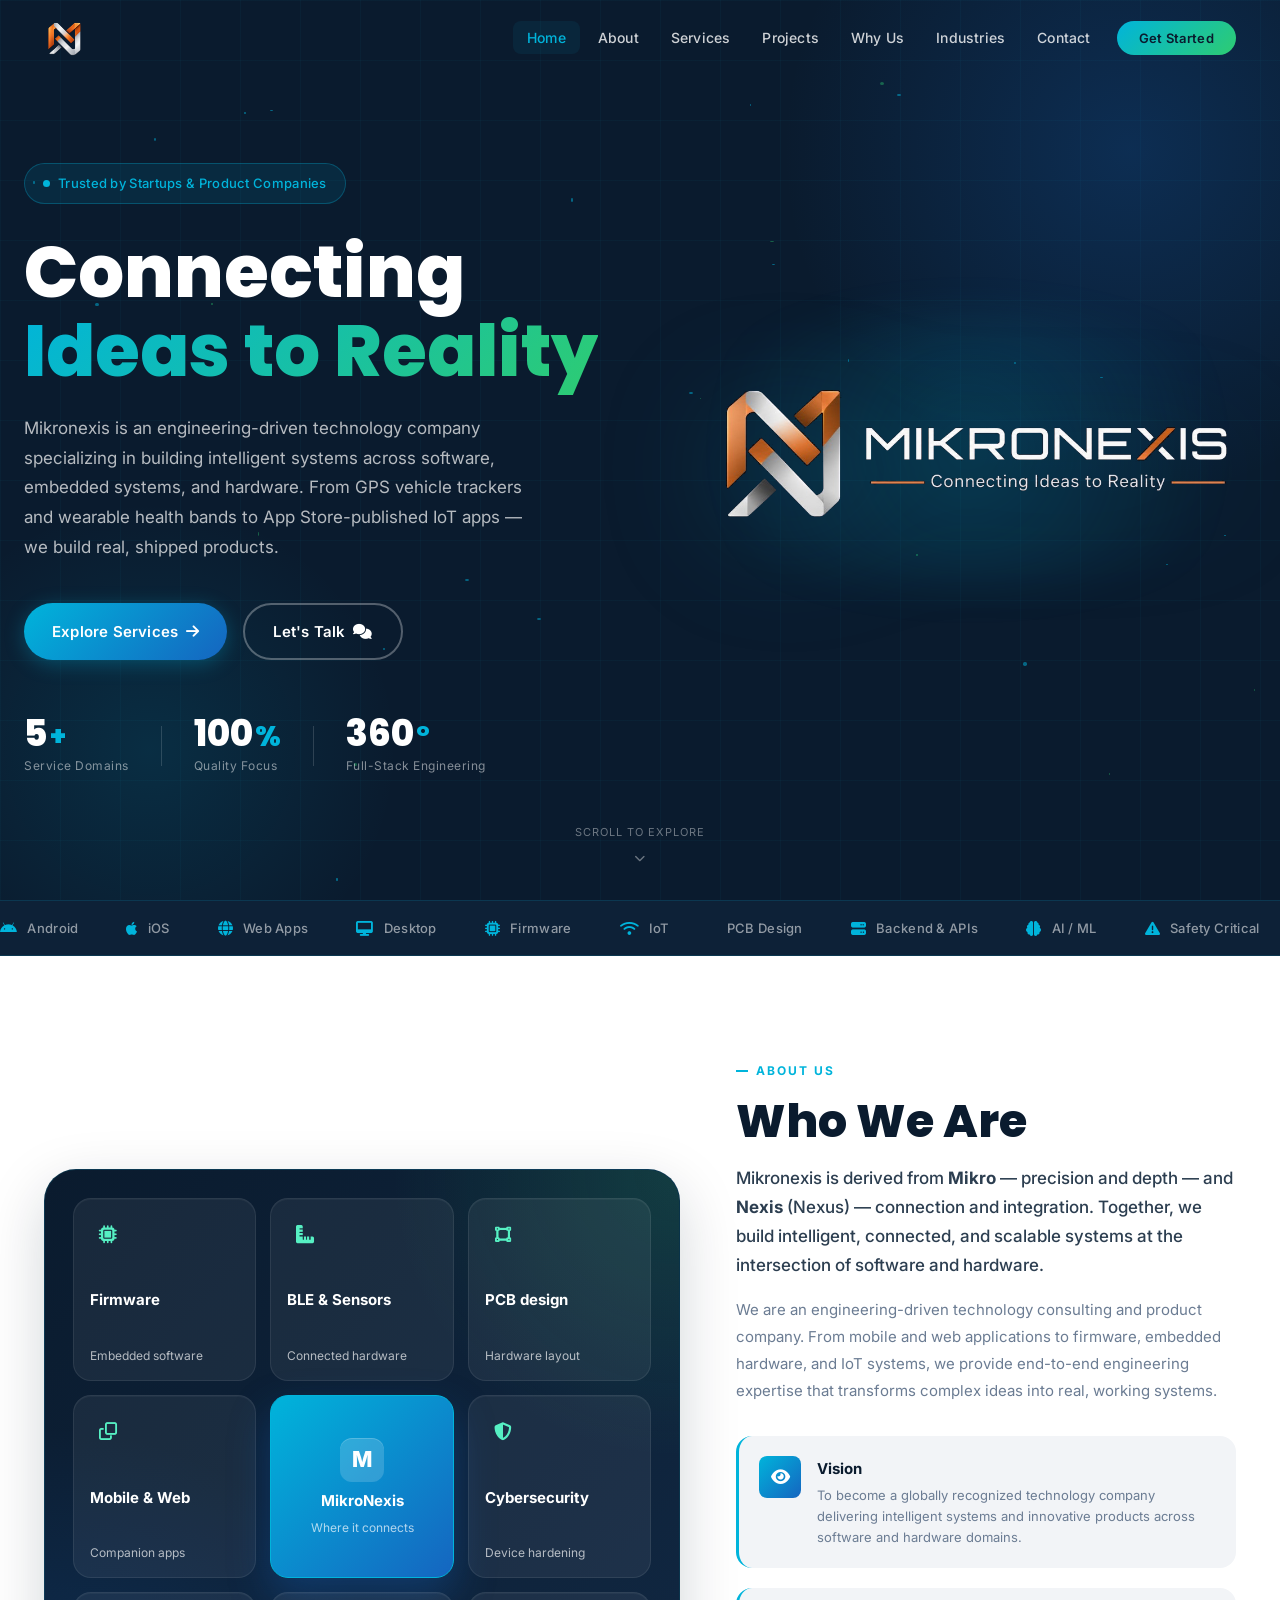
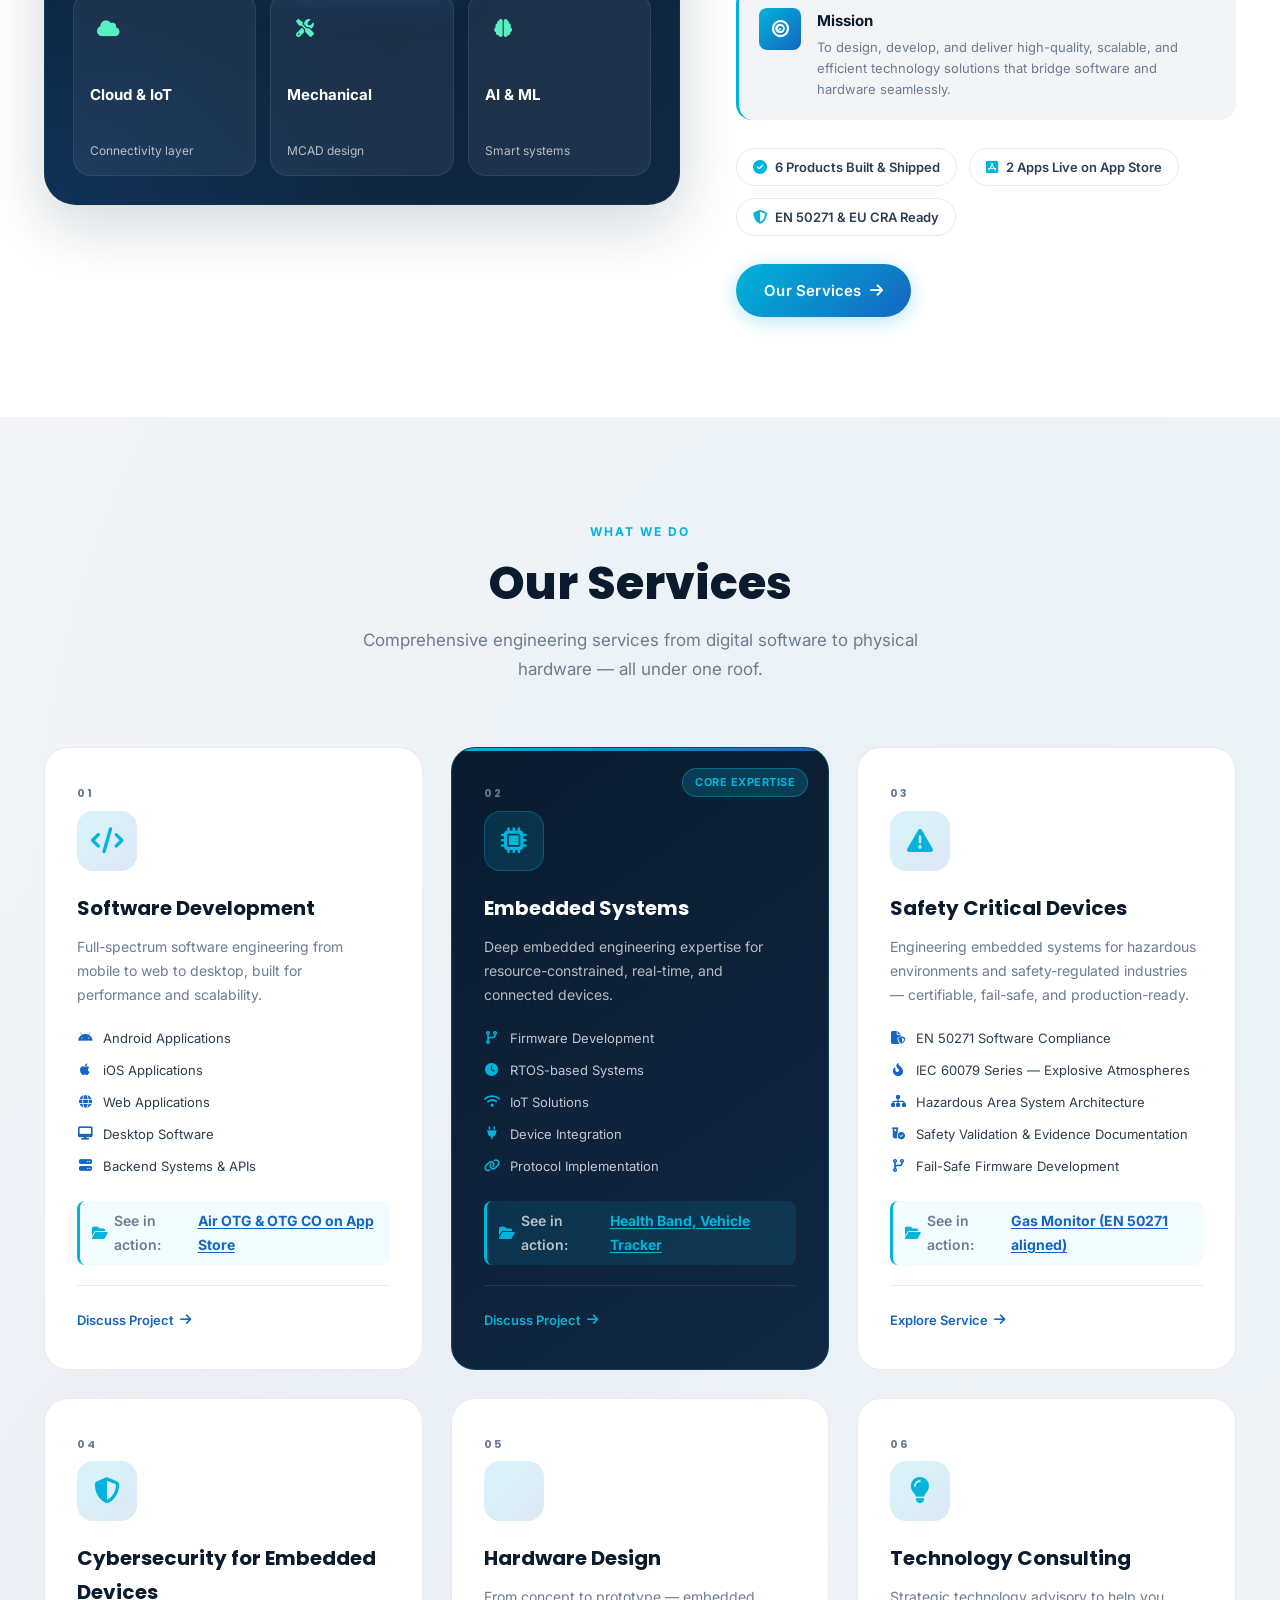
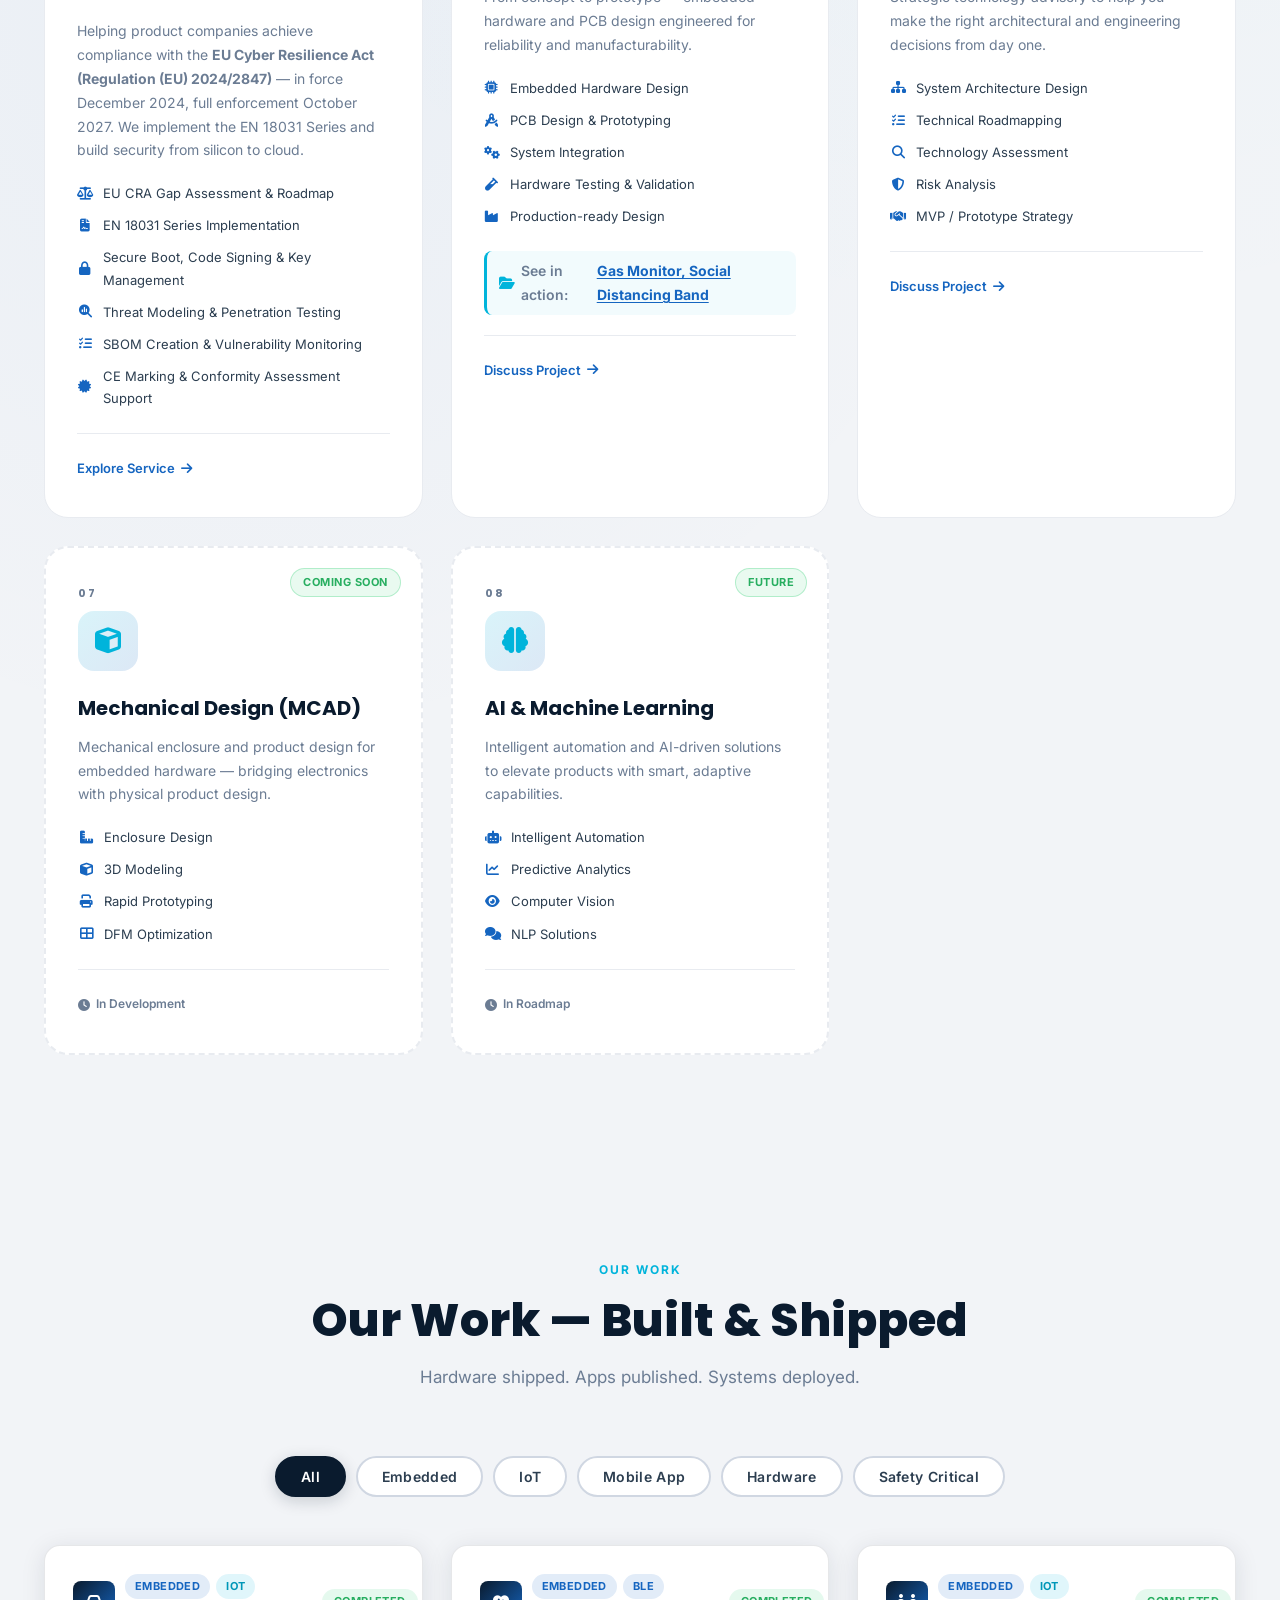
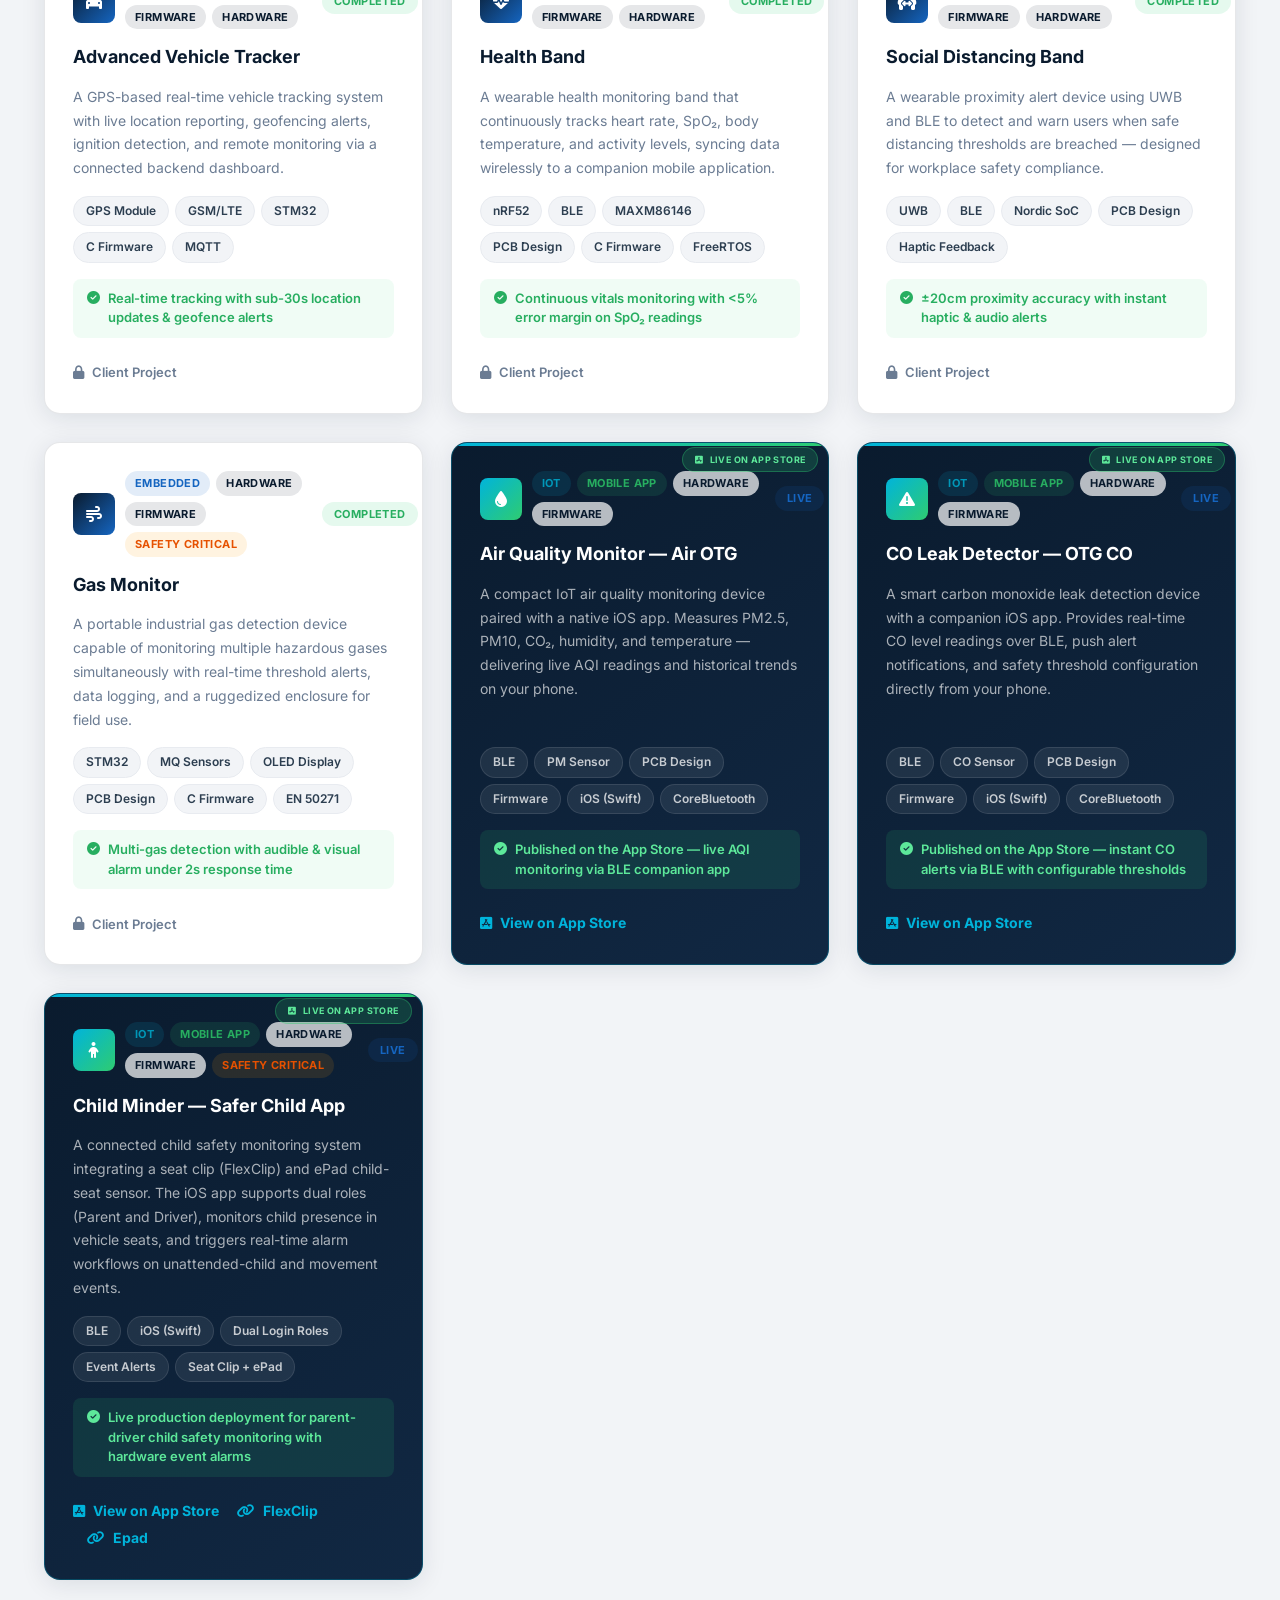
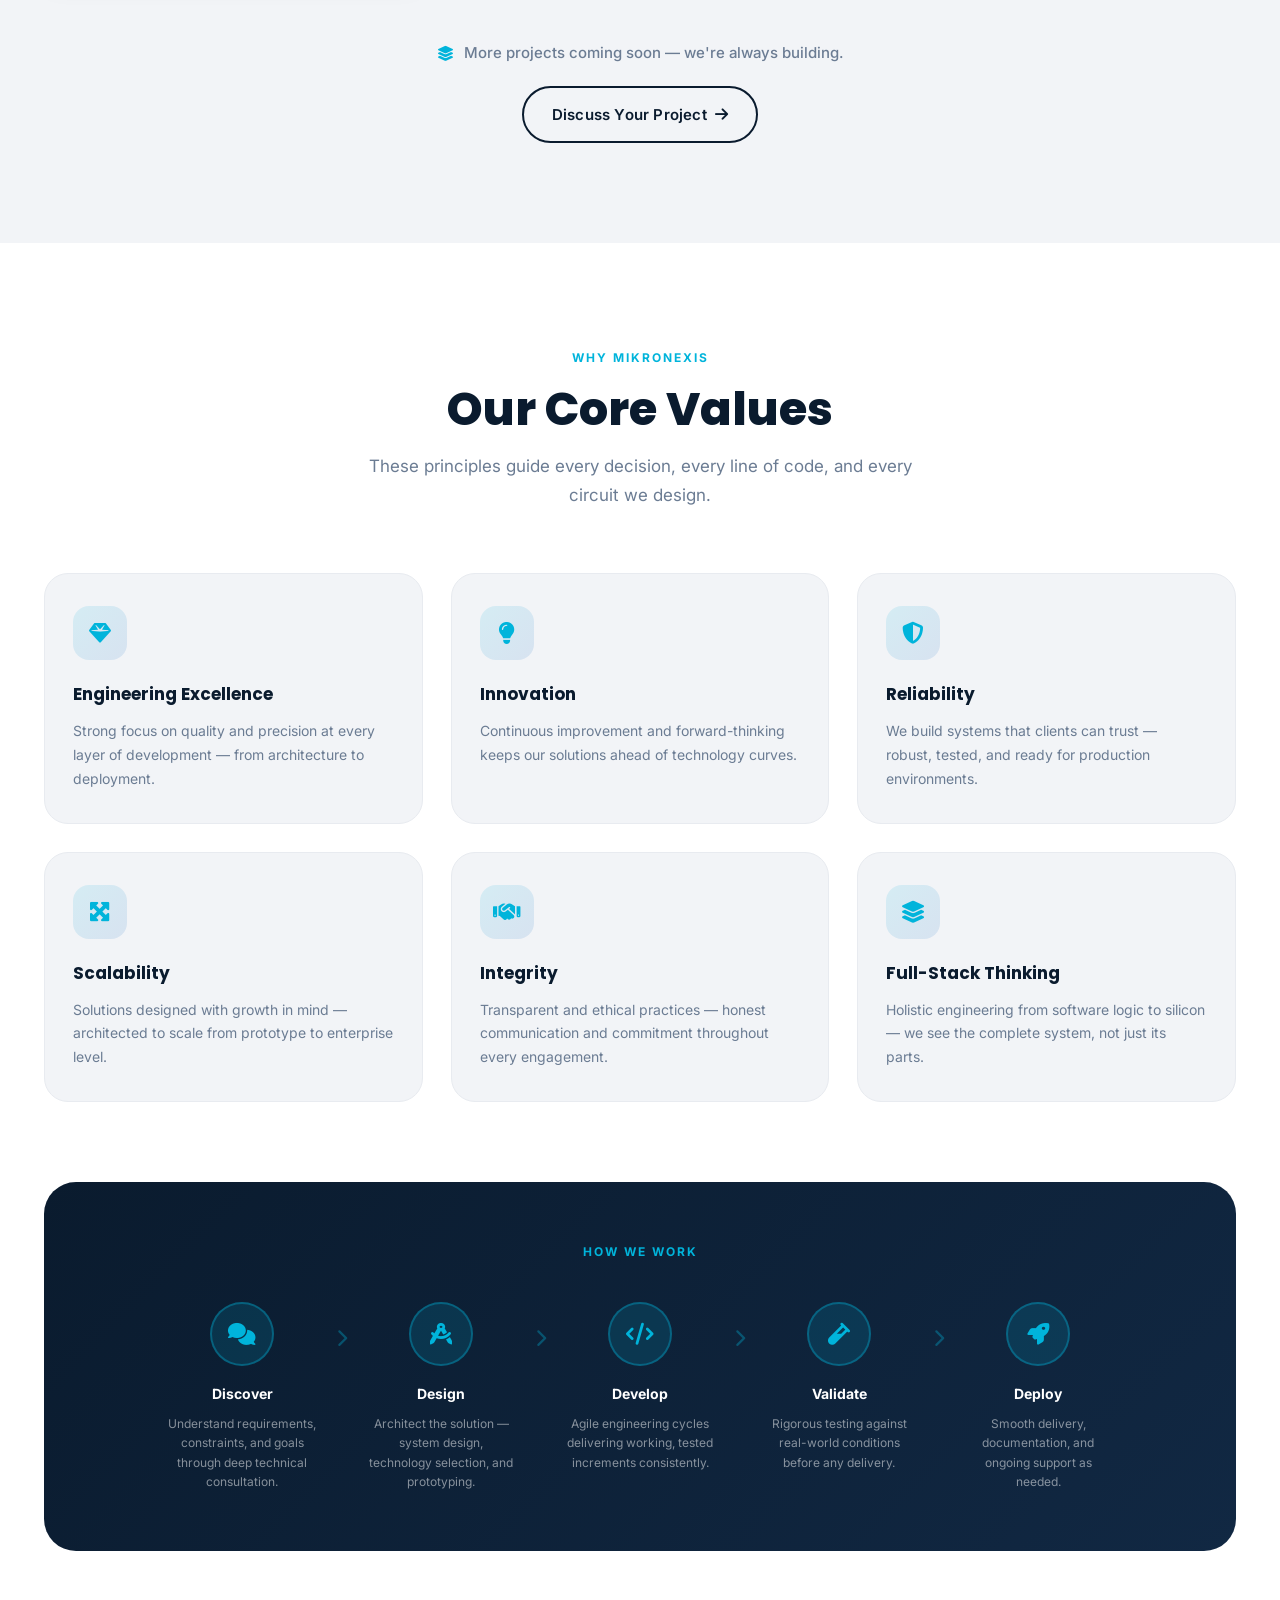
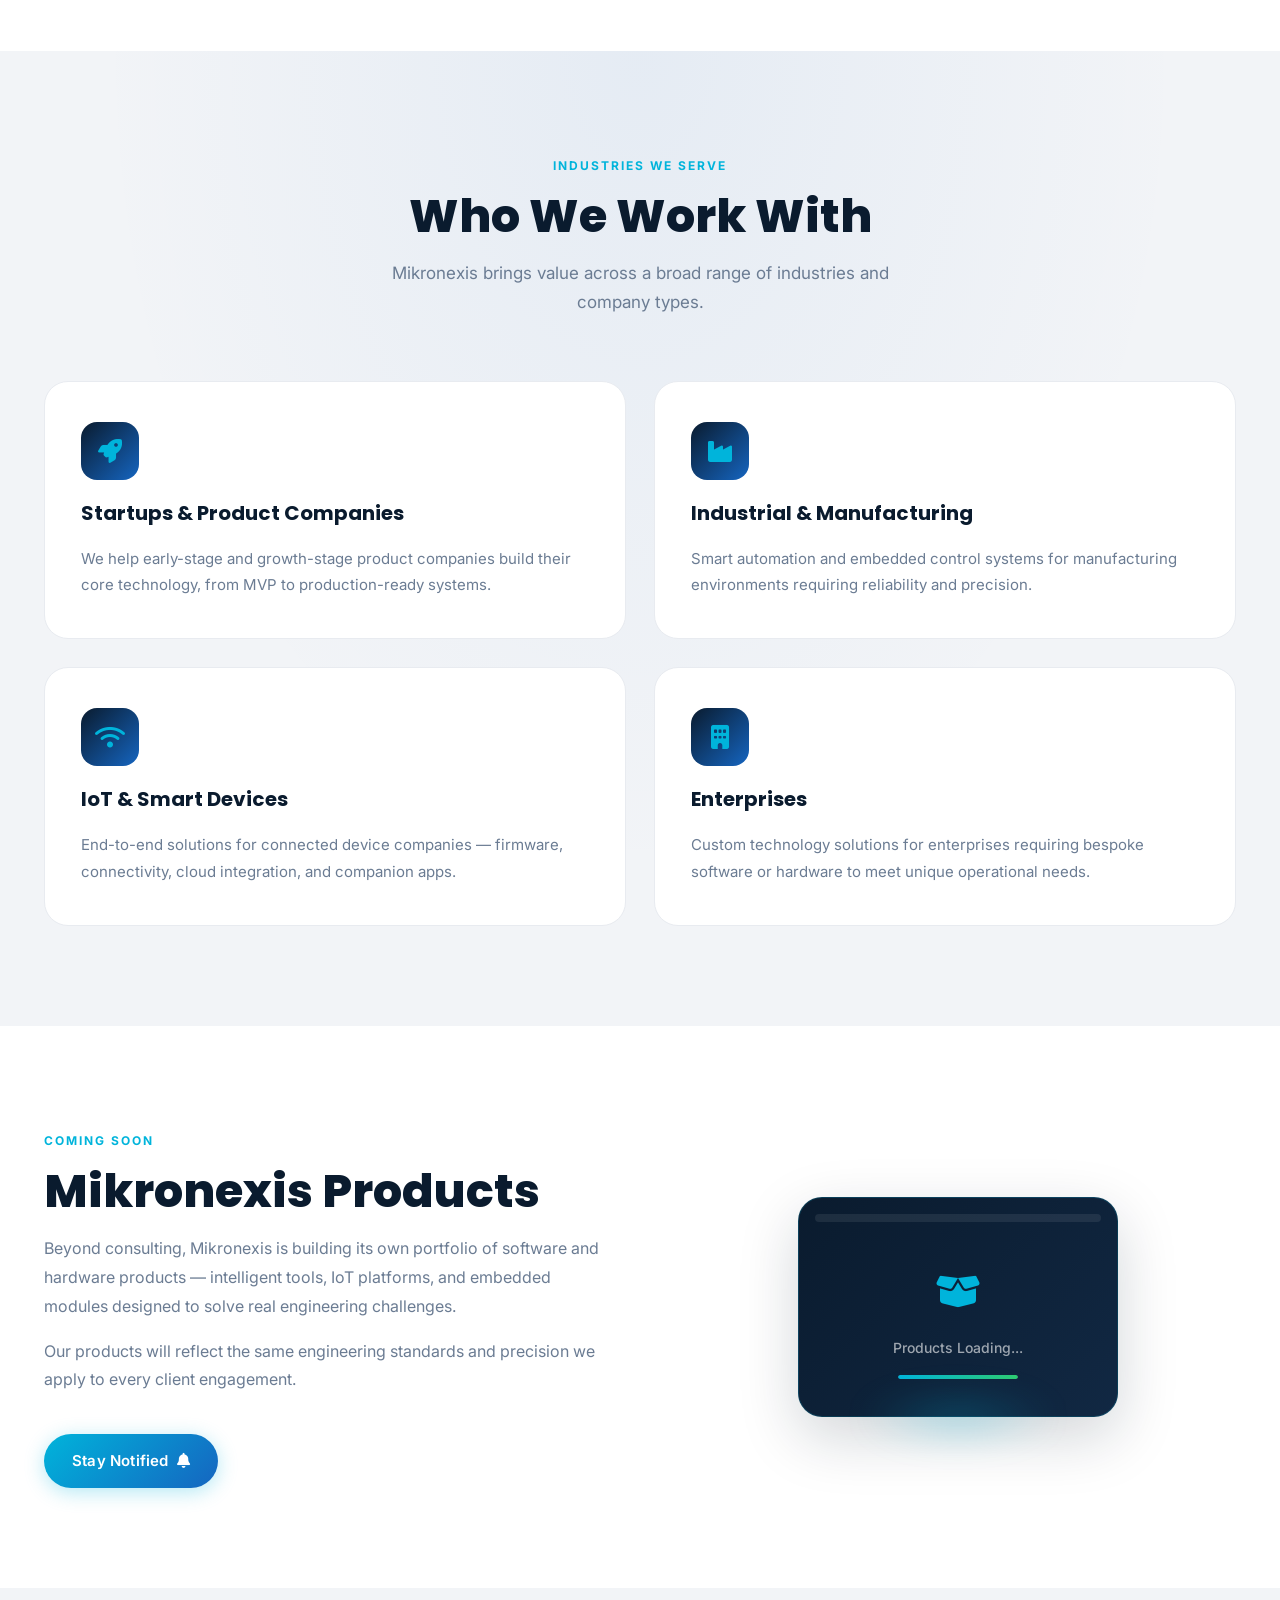
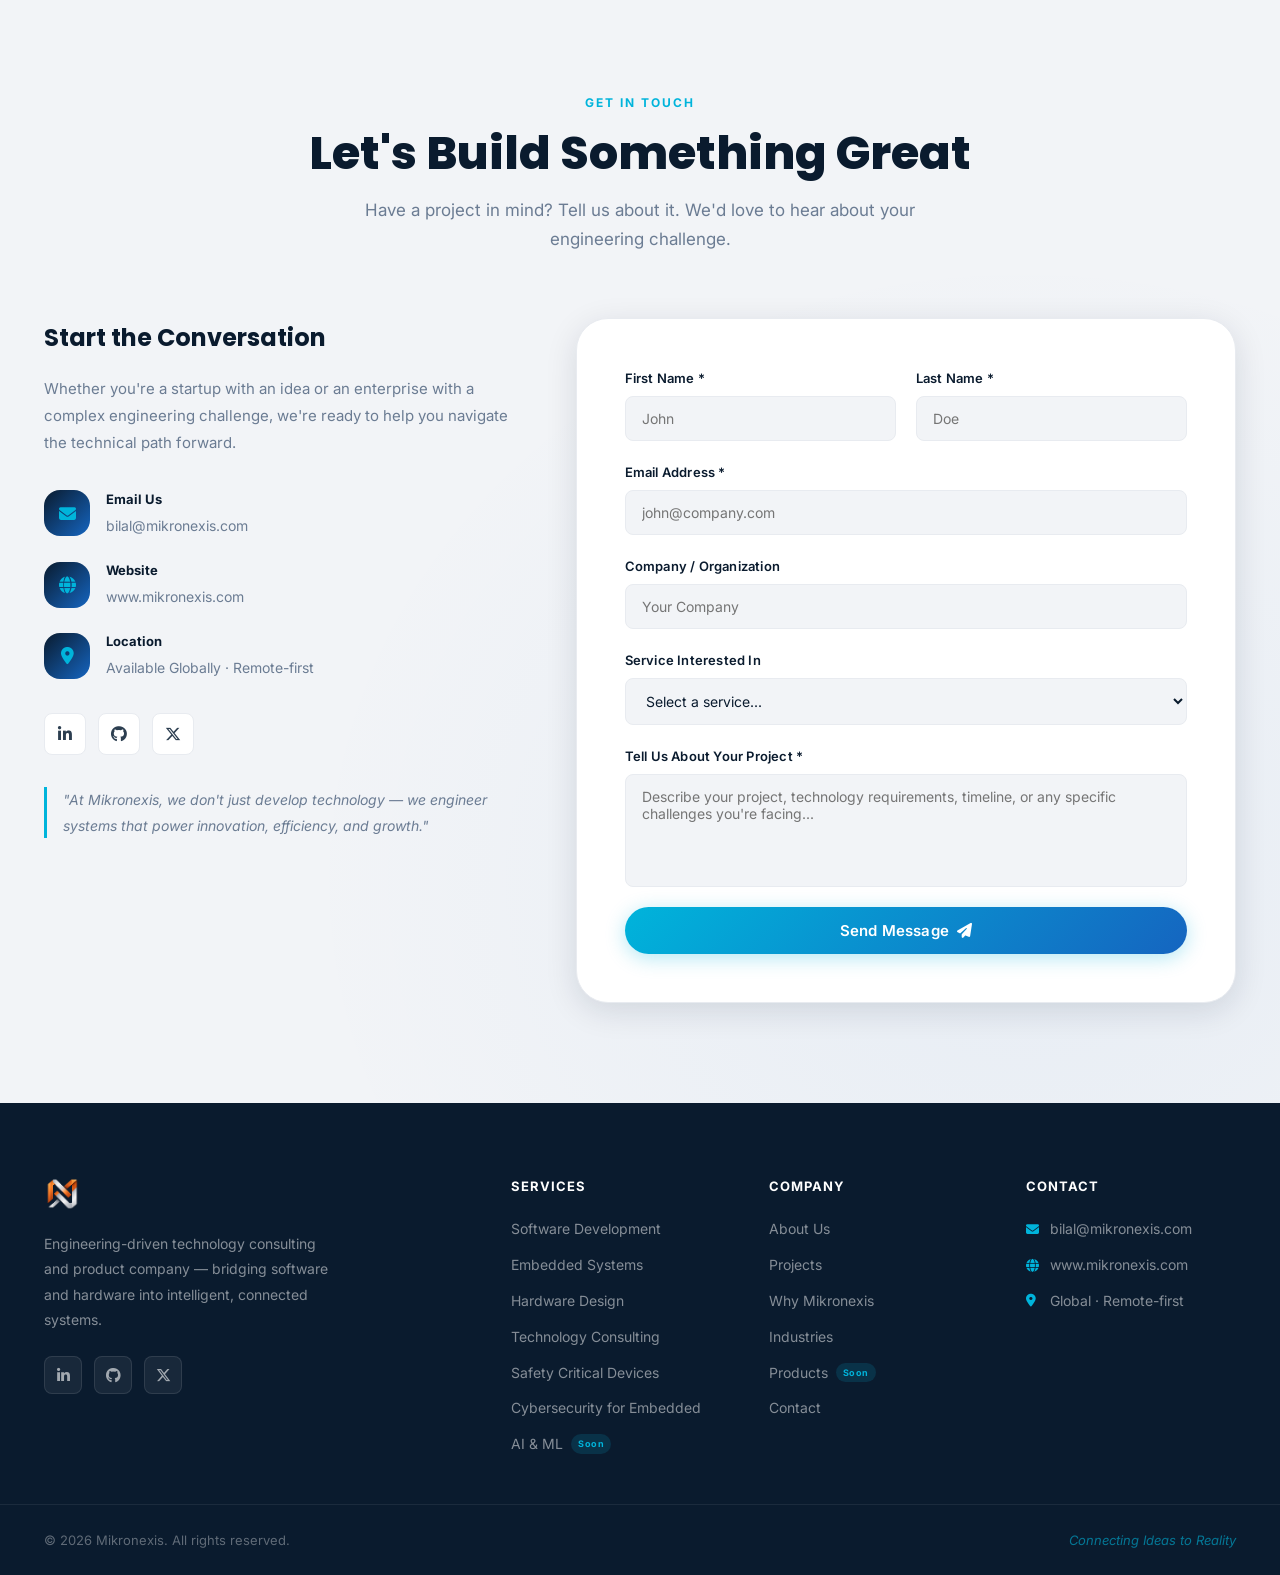
<file: index.html>
<!DOCTYPE html>
<html lang="en">
<head>
  <meta charset="UTF-8" />
  <meta name="viewport" content="width=device-width, initial-scale=1.0" />
  <meta name="description" content="Mikronexis – Connecting Ideas to Reality. Engineering-driven technology consulting and product engineering company specializing in software, embedded systems, and hardware solutions." />
  <meta name="keywords" content="Mikronexis, software consulting, embedded systems, hardware design, mobile development, web development, IoT, firmware, PCB design" />
  <title>Mikronexis – Connecting Ideas to Reality</title>

  <!-- Fonts -->
  <link rel="preconnect" href="https://fonts.googleapis.com" />
  <link rel="preconnect" href="https://fonts.gstatic.com" crossorigin />
  <link href="https://fonts.googleapis.com/css2?family=Inter:wght@300;400;500;600;700;800;900&family=Poppins:wght@300;400;500;600;700;800;900&display=swap" rel="stylesheet" />

  <!-- Icons -->
  <link rel="stylesheet" href="https://cdnjs.cloudflare.com/ajax/libs/font-awesome/6.5.0/css/all.min.css" />

  <!-- Stylesheet -->
  <link rel="stylesheet" href="css/style.css" />

  <!-- Favicon -->
  <link rel="icon" type="image/png" href="assests/logo_dark.png" />
</head>
<body>

  <!-- ========== PRELOADER ========== -->
  <div id="preloader">
    <div class="preloader-inner">
      <img src="assests/logo_dark.png" alt="Mikronexis" class="preloader-logo" />
      <div class="preloader-bar"><span></span></div>
    </div>
  </div>

  <!-- ========== NAVIGATION ========== -->
  <nav id="navbar">
    <div class="nav-container">
      <a href="#home" class="nav-logo">
        <img src="assests/logo_dark.png" alt="Mikronexis Logo" class="logo-img" />
      </a>

      <button class="nav-toggle" id="navToggle" aria-label="Toggle navigation">
        <span></span><span></span><span></span>
      </button>

      <ul class="nav-links" id="navLinks">
        <li><a href="#home" class="nav-link active">Home</a></li>
        <li><a href="#about" class="nav-link">About</a></li>
        <li><a href="#services" class="nav-link">Services</a></li>
        <li><a href="#projects" class="nav-link">Projects</a></li>
        <li><a href="#why-us" class="nav-link">Why Us</a></li>
        <li><a href="#market" class="nav-link">Industries</a></li>
        <li><a href="#contact" class="nav-link">Contact</a></li>
        <li><a href="#contact" class="nav-cta-btn">Get Started</a></li>
      </ul>
    </div>
  </nav>

  <!-- ========== HERO SECTION ========== -->
  <section id="home" class="hero-section">
    <div class="hero-bg-grid"></div>
    <div class="hero-particles" id="heroParticles"></div>

    <div class="hero-content">
      <div class="hero-badge">
        <span class="badge-dot"></span>
        Trusted by Startups &amp; Product Companies
      </div>

      <h1 class="hero-title">
        Connecting<br />
        <span class="gradient-text">Ideas to Reality</span>
      </h1>

      <p class="hero-subtitle">
        Mikronexis is an engineering-driven technology company specializing in building intelligent systems
        across software, embedded systems, and hardware. From GPS vehicle trackers and wearable health bands to
        App Store-published IoT apps — we build real, shipped products.
      </p>

      <div class="hero-actions">
        <a href="#services" class="btn btn-primary">
          Explore Services <i class="fas fa-arrow-right"></i>
        </a>
        <a href="#contact" class="btn btn-outline">
          Let's Talk <i class="fas fa-comments"></i>
        </a>
      </div>

      <div class="hero-stats">
        <div class="stat-item">
          <div class="stat-number-row">
            <span class="stat-number" data-target="5">0</span><span class="stat-suffix">+</span>
          </div>
          <span class="stat-label">Service Domains</span>
        </div>
        <div class="stat-divider"></div>
        <div class="stat-item">
          <div class="stat-number-row">
            <span class="stat-number" data-target="100">0</span><span class="stat-suffix">%</span>
          </div>
          <span class="stat-label">Quality Focus</span>
        </div>
        <div class="stat-divider"></div>
        <div class="stat-item">
          <div class="stat-number-row">
            <span class="stat-number" data-target="360">0</span><span class="stat-suffix">°</span>
          </div>
          <span class="stat-label">Full-Stack Engineering</span>
        </div>
      </div>
    </div>

    <div class="hero-banner">
      <div class="banner-glow"></div>
      <img src="assests/mikronexisBannerOnly2.png" alt="Mikronexis Banner" class="banner-image" />
    </div>

    <div class="hero-scroll-hint">
      <span>Scroll to explore</span>
      <div class="scroll-arrow"><i class="fas fa-chevron-down"></i></div>
    </div>
  </section>

  <!-- ========== TECH STRIP ========== -->
  <div class="tech-strip">
    <div class="strip-track">
      <span><i class="fab fa-android"></i> Android</span>
      <span><i class="fab fa-apple"></i> iOS</span>
      <span><i class="fas fa-globe"></i> Web Apps</span>
      <span><i class="fas fa-desktop"></i> Desktop</span>
      <span><i class="fas fa-microchip"></i> Firmware</span>
      <span><i class="fas fa-wifi"></i> IoT</span>
      <span><i class="fas fa-circuit-board"></i> PCB Design</span>
      <span><i class="fas fa-server"></i> Backend & APIs</span>
      <span><i class="fas fa-brain"></i> AI / ML</span>
      <span><i class="fas fa-triangle-exclamation"></i> Safety Critical</span>
      <span><i class="fas fa-shield-halved"></i> CRA Compliance</span>
      <span><i class="fab fa-android"></i> Android</span>
      <span><i class="fab fa-apple"></i> iOS</span>
      <span><i class="fas fa-globe"></i> Web Apps</span>
      <span><i class="fas fa-desktop"></i> Desktop</span>
      <span><i class="fas fa-microchip"></i> Firmware</span>
      <span><i class="fas fa-wifi"></i> IoT</span>
      <span><i class="fas fa-circuit-board"></i> PCB Design</span>
      <span><i class="fas fa-server"></i> Backend &amp; APIs</span>
      <span><i class="fas fa-brain"></i> AI / ML</span>
      <span><i class="fas fa-triangle-exclamation"></i> Safety Critical</span>
      <span><i class="fas fa-shield-halved"></i> CRA Compliance</span>
    </div>
  </div>

  <!-- ========== ABOUT SECTION ========== -->
  <section id="about" class="about-section section">
    <div class="container">
      <div class="about-grid">
        <div class="about-visual" data-aos="fade-right">
          <div class="about-card-main">
            <div class="about-icon-grid">
              <article class="icon-cell about-skill-card">
                <div class="about-skill-icon"><i class="fas fa-microchip"></i></div>
                <h3>Firmware</h3>
                <p>Embedded software</p>
              </article>
              <article class="icon-cell about-skill-card">
                <div class="about-skill-icon"><i class="fas fa-ruler-combined"></i></div>
                <h3>BLE &amp; Sensors</h3>
                <p>Connected hardware</p>
              </article>
              <article class="icon-cell about-skill-card">
                <div class="about-skill-icon"><i class="fas fa-vector-square"></i></div>
                <h3>PCB design</h3>
                <p>Hardware layout</p>
              </article>
              <article class="icon-cell about-skill-card">
                <div class="about-skill-icon"><i class="far fa-clone"></i></div>
                <h3>Mobile &amp; Web</h3>
                <p>Companion apps</p>
              </article>
              <article class="icon-cell center-cell center-brand-card">
                <div class="brand-mark">M</div>
                <h3>MikroNexis</h3>
                <p>Where it connects</p>
              </article>
              <article class="icon-cell about-skill-card">
                <div class="about-skill-icon"><i class="fas fa-shield-halved"></i></div>
                <h3>Cybersecurity</h3>
                <p>Device hardening</p>
              </article>
              <article class="icon-cell about-skill-card">
                <div class="about-skill-icon"><i class="fas fa-cloud"></i></div>
                <h3>Cloud &amp; IoT</h3>
                <p>Connectivity layer</p>
              </article>
              <article class="icon-cell about-skill-card">
                <div class="about-skill-icon"><i class="fas fa-screwdriver-wrench"></i></div>
                <h3>Mechanical</h3>
                <p>MCAD design</p>
              </article>
              <article class="icon-cell about-skill-card">
                <div class="about-skill-icon"><i class="fas fa-brain"></i></div>
                <h3>AI &amp; ML</h3>
                <p>Smart systems</p>
              </article>
            </div>
          </div>
        </div>
        <div class="about-content" data-aos="fade-left">
          <div class="section-tag">About Us</div>
          <h2 class="section-title">Who We Are</h2>
          <p class="about-lead">
            Mikronexis is derived from <strong>Mikro</strong> — precision and depth — and <strong>Nexis</strong> (Nexus) — connection and integration. Together, we build intelligent, connected, and scalable systems at the intersection of software and hardware.
          </p>
          <p class="about-body">
            We are an engineering-driven technology consulting and product company. From mobile and web applications to firmware, embedded hardware, and IoT systems, we provide end-to-end engineering expertise that transforms complex ideas into real, working systems.
          </p>

          <div class="about-pillars">
            <div class="pillar">
              <div class="pillar-icon"><i class="fas fa-eye"></i></div>
              <div>
                <h4>Vision</h4>
                <p>To become a globally recognized technology company delivering intelligent systems and innovative products across software and hardware domains.</p>
              </div>
            </div>
            <div class="pillar">
              <div class="pillar-icon"><i class="fas fa-bullseye"></i></div>
              <div>
                <h4>Mission</h4>
                <p>To design, develop, and deliver high-quality, scalable, and efficient technology solutions that bridge software and hardware seamlessly.</p>
              </div>
            </div>
          </div>

          <div class="about-proof-strip">
            <div class="proof-item"><i class="fas fa-check-circle"></i> 6 Products Built &amp; Shipped</div>
            <div class="proof-item"><i class="fab fa-app-store-ios"></i> 2 Apps Live on App Store</div>
            <div class="proof-item"><i class="fas fa-shield-halved"></i> EN 50271 &amp; EU CRA Ready</div>
          </div>

          <a href="#services" class="btn btn-primary mt-2">Our Services <i class="fas fa-arrow-right"></i></a>
        </div>
      </div>
    </div>
  </section>

  <!-- ========== SERVICES SECTION ========== -->
  <section id="services" class="services-section section">
    <div class="services-bg-pattern"></div>
    <div class="container">
      <div class="section-header" data-aos="fade-up">
        <div class="section-tag">What We Do</div>
        <h2 class="section-title">Our Services</h2>
        <p class="section-sub">
          Comprehensive engineering services from digital software to physical hardware — all under one roof.
        </p>
      </div>

      <div class="services-grid">

        <!-- Software Development -->
        <div class="service-card" data-aos="fade-up" data-aos-delay="100">
          <div class="service-number">01</div>
          <div class="service-icon-wrap">
            <i class="fas fa-code"></i>
          </div>
          <h3>Software Development</h3>
          <p>Full-spectrum software engineering from mobile to web to desktop, built for performance and scalability.</p>
          <ul class="service-list">
            <li><i class="fab fa-android"></i> Android Applications</li>
            <li><i class="fab fa-apple"></i> iOS Applications</li>
            <li><i class="fas fa-globe"></i> Web Applications</li>
            <li><i class="fas fa-desktop"></i> Desktop Software</li>
            <li><i class="fas fa-server"></i> Backend Systems &amp; APIs</li>
          </ul>
          <p class="service-proof"><i class="fas fa-folder-open"></i> See in action: <a href="#projects">Air OTG &amp; OTG CO on App Store</a></p>
          <div class="service-footer">
            <a href="#contact" class="service-link">Discuss Project <i class="fas fa-arrow-right"></i></a>
          </div>
        </div>

        <!-- Embedded Systems -->
        <div class="service-card featured" data-aos="fade-up" data-aos-delay="200">
          <div class="service-number">02</div>
          <div class="featured-label">Core Expertise</div>
          <div class="service-icon-wrap">
            <i class="fas fa-microchip"></i>
          </div>
          <h3>Embedded Systems</h3>
          <p>Deep embedded engineering expertise for resource-constrained, real-time, and connected devices.</p>
          <ul class="service-list">
            <li><i class="fas fa-code-branch"></i> Firmware Development</li>
            <li><i class="fas fa-clock"></i> RTOS-based Systems</li>
            <li><i class="fas fa-wifi"></i> IoT Solutions</li>
            <li><i class="fas fa-plug"></i> Device Integration</li>
            <li><i class="fas fa-link"></i> Protocol Implementation</li>
          </ul>
          <p class="service-proof service-proof-light"><i class="fas fa-folder-open"></i> See in action: <a href="#projects">Health Band, Vehicle Tracker</a></p>
          <div class="service-footer">
            <a href="#contact" class="service-link">Discuss Project <i class="fas fa-arrow-right"></i></a>
          </div>
        </div>

        <!-- Safety Critical Devices -->
        <div class="service-card" data-aos="fade-up" data-aos-delay="250">
          <div class="service-number">03</div>
          <div class="service-icon-wrap">
            <i class="fas fa-triangle-exclamation"></i>
          </div>
          <h3>Safety Critical Devices</h3>
          <p>Engineering embedded systems for hazardous environments and safety-regulated industries — certifiable, fail-safe, and production-ready.</p>
          <ul class="service-list">
            <li><i class="fas fa-file-shield"></i> EN 50271 Software Compliance</li>
            <li><i class="fas fa-fire-flame-curved"></i> IEC 60079 Series — Explosive Atmospheres</li>
            <li><i class="fas fa-sitemap"></i> Hazardous Area System Architecture</li>
            <li><i class="fas fa-vial-circle-check"></i> Safety Validation &amp; Evidence Documentation</li>
            <li><i class="fas fa-code-branch"></i> Fail-Safe Firmware Development</li>
          </ul>
          <p class="service-proof"><i class="fas fa-folder-open"></i> See in action: <a href="#projects">Gas Monitor (EN 50271 aligned)</a></p>
          <div class="service-footer">
            <a href="safety-critical.html" class="service-link">Explore Service <i class="fas fa-arrow-right"></i></a>
          </div>
        </div>

        <!-- Cybersecurity for Embedded Devices -->
        <div class="service-card" data-aos="fade-up" data-aos-delay="350">
          <div class="service-number">04</div>
          <div class="service-icon-wrap">
            <i class="fas fa-shield-halved"></i>
          </div>
          <h3>Cybersecurity for Embedded Devices</h3>
          <p>Helping product companies achieve compliance with the <strong>EU Cyber Resilience Act (Regulation (EU) 2024/2847)</strong> — in force December 2024, full enforcement October 2027. We implement the EN 18031 Series and build security from silicon to cloud.</p>
          <ul class="service-list">
            <li><i class="fas fa-scale-balanced"></i> EU CRA Gap Assessment &amp; Roadmap</li>
            <li><i class="fas fa-file-contract"></i> EN 18031 Series Implementation</li>
            <li><i class="fas fa-lock"></i> Secure Boot, Code Signing &amp; Key Management</li>
            <li><i class="fas fa-magnifying-glass-chart"></i> Threat Modeling &amp; Penetration Testing</li>
            <li><i class="fas fa-list-check"></i> SBOM Creation &amp; Vulnerability Monitoring</li>
            <li><i class="fas fa-certificate"></i> CE Marking &amp; Conformity Assessment Support</li>
          </ul>
          <div class="service-footer">
            <a href="cybersecurity.html" class="service-link">Explore Service <i class="fas fa-arrow-right"></i></a>
          </div>
        </div>

        <!-- Hardware Design -->
        <div class="service-card" data-aos="fade-up" data-aos-delay="300">
          <div class="service-number">05</div>
          <div class="service-icon-wrap">
            <i class="fas fa-cpu"></i>
          </div>
          <h3>Hardware Design</h3>
          <p>From concept to prototype — embedded hardware and PCB design engineered for reliability and manufacturability.</p>
          <ul class="service-list">
            <li><i class="fas fa-microchip"></i> Embedded Hardware Design</li>
            <li><i class="fas fa-drafting-compass"></i> PCB Design &amp; Prototyping</li>
            <li><i class="fas fa-cogs"></i> System Integration</li>
            <li><i class="fas fa-vial"></i> Hardware Testing &amp; Validation</li>
            <li><i class="fas fa-industry"></i> Production-ready Design</li>
          </ul>
          <p class="service-proof"><i class="fas fa-folder-open"></i> See in action: <a href="#projects">Gas Monitor, Social Distancing Band</a></p>
          <div class="service-footer">
            <a href="#contact" class="service-link">Discuss Project <i class="fas fa-arrow-right"></i></a>
          </div>
        </div>

        <!-- Consulting -->
        <div class="service-card" data-aos="fade-up" data-aos-delay="400">
          <div class="service-number">06</div>
          <div class="service-icon-wrap">
            <i class="fas fa-lightbulb"></i>
          </div>
          <h3>Technology Consulting</h3>
          <p>Strategic technology advisory to help you make the right architectural and engineering decisions from day one.</p>
          <ul class="service-list">
            <li><i class="fas fa-sitemap"></i> System Architecture Design</li>
            <li><i class="fas fa-tasks"></i> Technical Roadmapping</li>
            <li><i class="fas fa-search"></i> Technology Assessment</li>
            <li><i class="fas fa-shield-alt"></i> Risk Analysis</li>
            <li><i class="fas fa-handshake"></i> MVP / Prototype Strategy</li>
          </ul>
          <div class="service-footer">
            <a href="#contact" class="service-link">Discuss Project <i class="fas fa-arrow-right"></i></a>
          </div>
        </div>

        <!-- MCAD (Optional) -->
        <div class="service-card upcoming" data-aos="fade-up" data-aos-delay="500">
          <div class="service-number">07</div>
          <div class="upcoming-label">Coming Soon</div>
          <div class="service-icon-wrap">
            <i class="fas fa-cube"></i>
          </div>
          <h3>Mechanical Design (MCAD)</h3>
          <p>Mechanical enclosure and product design for embedded hardware — bridging electronics with physical product design.</p>
          <ul class="service-list">
            <li><i class="fas fa-ruler-combined"></i> Enclosure Design</li>
            <li><i class="fas fa-cube"></i> 3D Modeling</li>
            <li><i class="fas fa-print"></i> Rapid Prototyping</li>
            <li><i class="fas fa-th-large"></i> DFM Optimization</li>
          </ul>
          <div class="service-footer">
            <span class="service-link-upcoming"><i class="fas fa-clock"></i> In Development</span>
          </div>
        </div>

        <!-- AI / ML -->
        <div class="service-card upcoming" data-aos="fade-up" data-aos-delay="600">
          <div class="service-number">08</div>
          <div class="upcoming-label">Future</div>
          <div class="service-icon-wrap">
            <i class="fas fa-brain"></i>
          </div>
          <h3>AI &amp; Machine Learning</h3>
          <p>Intelligent automation and AI-driven solutions to elevate products with smart, adaptive capabilities.</p>
          <ul class="service-list">
            <li><i class="fas fa-robot"></i> Intelligent Automation</li>
            <li><i class="fas fa-chart-line"></i> Predictive Analytics</li>
            <li><i class="fas fa-eye"></i> Computer Vision</li>
            <li><i class="fas fa-comments"></i> NLP Solutions</li>
          </ul>
          <div class="service-footer">
            <span class="service-link-upcoming"><i class="fas fa-clock"></i> In Roadmap</span>
          </div>
        </div>

      </div>
    </div>
  </section>

  <!-- ========== PROJECTS / PORTFOLIO ========== -->
  <section id="projects" class="projects-section section">
    <div class="container">
      <div class="section-header" data-aos="fade-up">
        <div class="section-tag">Our Work</div>
        <h2 class="section-title">Our Work — Built &amp; Shipped</h2>
        <p class="section-sub">Hardware shipped. Apps published. Systems deployed.</p>
      </div>

      <!-- Filter Bar -->
      <div class="portfolio-filters" data-aos="fade-up">
        <button class="filter-btn active" data-filter="all">All</button>
        <button class="filter-btn" data-filter="embedded">Embedded</button>
        <button class="filter-btn" data-filter="iot">IoT</button>
        <button class="filter-btn" data-filter="mobile">Mobile App</button>
        <button class="filter-btn" data-filter="hardware">Hardware</button>
        <button class="filter-btn" data-filter="safety">Safety Critical</button>
      </div>

      <!-- Projects Grid -->
      <div class="portfolio-grid" id="portfolioGrid">

        <!-- 1. Advanced Vehicle Tracker -->
        <div class="portfolio-card" data-category="embedded iot" data-aos="fade-up" data-aos-delay="100">
          <div class="pc-header">
            <div class="pc-icon"><i class="fas fa-car"></i></div>
            <div class="pc-tags">
              <span class="pc-tag tag-embedded">Embedded</span>
              <span class="pc-tag tag-iot">IoT</span>
              <span class="pc-tag tag-firmware-white-bg">Firmware</span>
              <span class="pc-tag tag-hardware-white-bg">Hardware</span>
            </div>
            <span class="pc-status status-completed">Completed</span>
          </div>
          <h3 class="pc-title">Advanced Vehicle Tracker</h3>
          <p class="pc-desc">A GPS-based real-time vehicle tracking system with live location reporting, geofencing alerts, ignition detection, and remote monitoring via a connected backend dashboard.</p>
          <div class="pc-stack">
            <span>GPS Module</span>
            <span>GSM/LTE</span>
            <span>STM32</span>
            <span>C Firmware</span>
            <span>MQTT</span>
          </div>
          <div class="pc-outcome">
            <i class="fas fa-check-circle"></i>
            Real-time tracking with sub-30s location updates &amp; geofence alerts
          </div>
          <div class="pc-footer">
            <span class="pc-no-link"><i class="fas fa-lock"></i> Client Project</span>
          </div>
        </div>

        <!-- 2. Health Band -->
        <div class="portfolio-card" data-category="embedded hardware" data-aos="fade-up" data-aos-delay="200">
          <div class="pc-header">
            <div class="pc-icon"><i class="fas fa-heartbeat"></i></div>
            <div class="pc-tags">
              <span class="pc-tag tag-embedded">Embedded</span>
              <span class="pc-tag tag-embedded">BLE</span>
              <span class="pc-tag tag-firmware-white-bg">Firmware</span>
              <span class="pc-tag tag-hardware-white-bg">Hardware</span>
            </div>
            <span class="pc-status status-completed">Completed</span>
          </div>
          <h3 class="pc-title">Health Band</h3>
          <p class="pc-desc">A wearable health monitoring band that continuously tracks heart rate, SpO₂, body temperature, and activity levels, syncing data wirelessly to a companion mobile application.</p>
          <div class="pc-stack">
            <span>nRF52</span>
            <span>BLE</span>
            <span>MAXM86146</span>
            <span>PCB Design</span>
            <span>C Firmware</span>
            <span>FreeRTOS</span>
          </div>
          <div class="pc-outcome">
            <i class="fas fa-check-circle"></i>
            Continuous vitals monitoring with &lt;5% error margin on SpO₂ readings
          </div>
          <div class="pc-footer">
            <span class="pc-no-link"><i class="fas fa-lock"></i> Client Project</span>
          </div>
        </div>

        <!-- 3. Social Distancing Band -->
        <div class="portfolio-card" data-category="embedded hardware iot" data-aos="fade-up" data-aos-delay="300">
          <div class="pc-header">
            <div class="pc-icon"><i class="fas fa-people-arrows"></i></div>
            <div class="pc-tags">
              <span class="pc-tag tag-embedded">Embedded</span>
              <span class="pc-tag tag-iot">IoT</span>
              <span class="pc-tag tag-firmware-white-bg">Firmware</span>
              <span class="pc-tag tag-hardware-white-bg">Hardware</span>
            </div>
            <span class="pc-status status-completed">Completed</span>
          </div>
          <h3 class="pc-title">Social Distancing Band</h3>
          <p class="pc-desc">A wearable proximity alert device using UWB and BLE to detect and warn users when safe distancing thresholds are breached — designed for workplace safety compliance.</p>
          <div class="pc-stack">
            <span>UWB</span>
            <span>BLE</span>
            <span>Nordic SoC</span>
            <span>PCB Design</span>
            <span>Haptic Feedback</span>
          </div>
          <div class="pc-outcome">
            <i class="fas fa-check-circle"></i>
            ±20cm proximity accuracy with instant haptic &amp; audio alerts
          </div>
          <div class="pc-footer">
            <span class="pc-no-link"><i class="fas fa-lock"></i> Client Project</span>
          </div>
        </div>

        <!-- 4. Gas Monitor -->
        <div class="portfolio-card" data-category="embedded hardware safety" data-aos="fade-up" data-aos-delay="100">
          <div class="pc-header">
            <div class="pc-icon"><i class="fas fa-wind"></i></div>
            <div class="pc-tags">
              <span class="pc-tag tag-embedded">Embedded</span>
              <span class="pc-tag tag-hardware-white-bg">Hardware</span>
              <span class="pc-tag tag-firmware-white-bg">Firmware</span>
              <span class="pc-tag tag-safety">Safety Critical</span>
            </div>
            <span class="pc-status status-completed">Completed</span>
          </div>
          <h3 class="pc-title">Gas Monitor</h3>
          <p class="pc-desc">A portable industrial gas detection device capable of monitoring multiple hazardous gases simultaneously with real-time threshold alerts, data logging, and a ruggedized enclosure for field use.</p>
          <div class="pc-stack">
            <span>STM32</span>
            <span>MQ Sensors</span>
            <span>OLED Display</span>
            <span>PCB Design</span>
            <span>C Firmware</span>
            <span>EN 50271</span>
          </div>
          <div class="pc-outcome">
            <i class="fas fa-check-circle"></i>
            Multi-gas detection with audible &amp; visual alarm under 2s response time
          </div>
          <div class="pc-footer">
            <span class="pc-no-link"><i class="fas fa-lock"></i> Client Project</span>
          </div>
        </div>

        <!-- 5. Air Quality Monitor + App -->
        <div class="portfolio-card portfolio-card-featured" data-category="embedded iot mobile hardware" data-aos="fade-up" data-aos-delay="200">
          <div class="pc-verified-label"><i class="fab fa-app-store-ios"></i> Live on App Store</div>
          <div class="pc-header">
            <div class="pc-icon"><i class="fas fa-tint"></i></div>
            <div class="pc-tags">
              <span class="pc-tag tag-iot">IoT</span>
              <span class="pc-tag tag-mobile">Mobile App</span>
              <span class="pc-tag tag-hardware">Hardware</span>
              <span class="pc-tag tag-firmware">Firmware</span>
            </div>
            <span class="pc-status status-live">Live</span>
          </div>
          <h3 class="pc-title">Air Quality Monitor — Air OTG</h3>
          <p class="pc-desc">A compact IoT air quality monitoring device paired with a native iOS app. Measures PM2.5, PM10, CO₂, humidity, and temperature — delivering live AQI readings and historical trends on your phone.</p>
          <div class="pc-stack">
            <span>BLE</span>
            <span>PM Sensor</span>
            <span>PCB Design</span>
            <span>Firmware</span>
            <span>iOS (Swift)</span>
            <span>CoreBluetooth</span>
          </div>
          <div class="pc-outcome">
            <i class="fas fa-check-circle"></i>
            Published on the App Store — live AQI monitoring via BLE companion app
          </div>
          <div class="pc-footer">
            <a href="https://apps.apple.com/mk/app/air-otg/id6749178793" target="_blank" rel="noopener" class="pc-link">
              <i class="fab fa-app-store-ios"></i> View on App Store
            </a>
          </div>
        </div>

        <!-- 6. CO Leak Detector + App -->
        <div class="portfolio-card portfolio-card-featured" data-category="embedded iot mobile hardware" data-aos="fade-up" data-aos-delay="300">
          <div class="pc-verified-label"><i class="fab fa-app-store-ios"></i> Live on App Store</div>
          <div class="pc-header">
            <div class="pc-icon"><i class="fas fa-exclamation-triangle"></i></div>
            <div class="pc-tags">
              <span class="pc-tag tag-iot">IoT</span>
              <span class="pc-tag tag-mobile">Mobile App</span>
              <span class="pc-tag tag-hardware">Hardware</span>
              <span class="pc-tag tag-firmware">Firmware</span>
            </div>
            <span class="pc-status status-live">Live</span>
          </div>
          <h3 class="pc-title">CO Leak Detector — OTG CO</h3>
          <p class="pc-desc">A smart carbon monoxide leak detection device with a companion iOS app. Provides real-time CO level readings over BLE, push alert notifications, and safety threshold configuration directly from your phone.</p>
          <div class="pc-stack">
            <span>BLE</span>
            <span>CO Sensor</span>
            <span>PCB Design</span>
            <span>Firmware</span>
            <span>iOS (Swift)</span>
            <span>CoreBluetooth</span>
          </div>
          <div class="pc-outcome">
            <i class="fas fa-check-circle"></i>
            Published on the App Store — instant CO alerts via BLE with configurable thresholds
          </div>
          <div class="pc-footer">
            <a href="https://apps.apple.com/mk/app/otg-co-leak-detector/id6740924509" target="_blank" rel="noopener" class="pc-link">
              <i class="fab fa-app-store-ios"></i> View on App Store
            </a>
          </div>
        </div>

        <!-- 7. Child Minder + Connected Safety Hardware -->
        <div class="portfolio-card portfolio-card-featured" data-category="embedded iot mobile hardware safety" data-aos="fade-up" data-aos-delay="100">
          <div class="pc-verified-label"><i class="fab fa-app-store-ios"></i> Live on App Store</div>
          <div class="pc-header">
            <div class="pc-icon"><i class="fas fa-child"></i></div>
            <div class="pc-tags">
              <span class="pc-tag tag-iot">IoT</span>
              <span class="pc-tag tag-mobile">Mobile App</span>
              <span class="pc-tag tag-hardware">Hardware</span>
              <span class="pc-tag tag-firmware">Firmware</span>
              <span class="pc-tag tag-safety">Safety Critical</span>
            </div>
            <span class="pc-status status-live">Live</span>
          </div>
          <h3 class="pc-title">Child Minder — Safer Child App</h3>
          <p class="pc-desc">A connected child safety monitoring system integrating a seat clip (FlexClip) and ePad child-seat sensor. The iOS app supports dual roles (Parent and Driver), monitors child presence in vehicle seats, and triggers real-time alarm workflows on unattended-child and movement events.</p>
          <div class="pc-stack">
            <span>BLE</span>
            <span>iOS (Swift)</span>
            <span>Dual Login Roles</span>
            <span>Event Alerts</span>
            <span>Seat Clip + ePad</span>
          </div>
          <div class="pc-outcome">
            <i class="fas fa-check-circle"></i>
            Live production deployment for parent-driver child safety monitoring with hardware event alarms
          </div>
          <div class="pc-footer">
            <a href="https://apps.apple.com/us/app/child-minder-safer-child-app/id1597459223" target="_blank" rel="noopener" class="pc-link">
              <i class="fab fa-app-store-ios"></i> View on App Store
            </a>
            <a href="https://babyalert.info/products/flexclip-monitor" target="_blank" rel="noopener" class="pc-link" style="margin-left:14px;">
              <i class="fas fa-link"></i> FlexClip
            </a>
            <a href="https://babyalert.info/products/epad-monitor-black" target="_blank" rel="noopener" class="pc-link" style="margin-left:14px;">
              <i class="fas fa-link"></i> Epad
            </a>
          </div>
        </div>

      </div>

      <div class="portfolio-more" data-aos="fade-up">
        <p><i class="fas fa-layer-group"></i> More projects coming soon — we're always building.</p>
        <a href="#contact" class="btn btn-outline">Discuss Your Project <i class="fas fa-arrow-right"></i></a>
      </div>
    </div>
  </section>

  <!-- ========== WHY US / CORE VALUES ========== -->
  <section id="why-us" class="values-section section">
    <div class="container">
      <div class="section-header" data-aos="fade-up">
        <div class="section-tag">Why Mikronexis</div>
        <h2 class="section-title">Our Core Values</h2>
        <p class="section-sub">These principles guide every decision, every line of code, and every circuit we design.</p>
      </div>

      <div class="values-grid">
        <div class="value-card" data-aos="fade-up" data-aos-delay="100">
          <div class="value-icon"><i class="fas fa-gem"></i></div>
          <h3>Engineering Excellence</h3>
          <p>Strong focus on quality and precision at every layer of development — from architecture to deployment.</p>
        </div>
        <div class="value-card" data-aos="fade-up" data-aos-delay="200">
          <div class="value-icon"><i class="fas fa-lightbulb"></i></div>
          <h3>Innovation</h3>
          <p>Continuous improvement and forward-thinking keeps our solutions ahead of technology curves.</p>
        </div>
        <div class="value-card" data-aos="fade-up" data-aos-delay="300">
          <div class="value-icon"><i class="fas fa-shield-alt"></i></div>
          <h3>Reliability</h3>
          <p>We build systems that clients can trust — robust, tested, and ready for production environments.</p>
        </div>
        <div class="value-card" data-aos="fade-up" data-aos-delay="400">
          <div class="value-icon"><i class="fas fa-expand-arrows-alt"></i></div>
          <h3>Scalability</h3>
          <p>Solutions designed with growth in mind — architected to scale from prototype to enterprise level.</p>
        </div>
        <div class="value-card" data-aos="fade-up" data-aos-delay="500">
          <div class="value-icon"><i class="fas fa-handshake"></i></div>
          <h3>Integrity</h3>
          <p>Transparent and ethical practices — honest communication and commitment throughout every engagement.</p>
        </div>
        <div class="value-card" data-aos="fade-up" data-aos-delay="600">
          <div class="value-icon"><i class="fas fa-layer-group"></i></div>
          <h3>Full-Stack Thinking</h3>
          <p>Holistic engineering from software logic to silicon — we see the complete system, not just its parts.</p>
        </div>
      </div>

      <!-- Process Strip -->
      <div class="process-strip" data-aos="fade-up">
        <div class="section-tag center-tag">How We Work</div>
        <div class="process-steps">
          <div class="process-step">
            <div class="step-circle"><i class="fas fa-comments"></i></div>
            <h4>Discover</h4>
            <p>Understand requirements, constraints, and goals through deep technical consultation.</p>
          </div>
          <div class="process-arrow"><i class="fas fa-chevron-right"></i></div>
          <div class="process-step">
            <div class="step-circle"><i class="fas fa-drafting-compass"></i></div>
            <h4>Design</h4>
            <p>Architect the solution — system design, technology selection, and prototyping.</p>
          </div>
          <div class="process-arrow"><i class="fas fa-chevron-right"></i></div>
          <div class="process-step">
            <div class="step-circle"><i class="fas fa-code"></i></div>
            <h4>Develop</h4>
            <p>Agile engineering cycles delivering working, tested increments consistently.</p>
          </div>
          <div class="process-arrow"><i class="fas fa-chevron-right"></i></div>
          <div class="process-step">
            <div class="step-circle"><i class="fas fa-vial"></i></div>
            <h4>Validate</h4>
            <p>Rigorous testing against real-world conditions before any delivery.</p>
          </div>
          <div class="process-arrow"><i class="fas fa-chevron-right"></i></div>
          <div class="process-step">
            <div class="step-circle"><i class="fas fa-rocket"></i></div>
            <h4>Deploy</h4>
            <p>Smooth delivery, documentation, and ongoing support as needed.</p>
          </div>
        </div>
      </div>
    </div>
  </section>

  <!-- ========== INDUSTRIES / TARGET MARKET ========== -->
  <section id="market" class="market-section section">
    <div class="market-bg"></div>
    <div class="container">
      <div class="section-header" data-aos="fade-up">
        <div class="section-tag">Industries We Serve</div>
        <h2 class="section-title">Who We Work With</h2>
        <p class="section-sub">Mikronexis brings value across a broad range of industries and company types.</p>
      </div>

      <div class="market-grid">
        <div class="market-card" data-aos="fade-up" data-aos-delay="100">
          <div class="market-icon"><i class="fas fa-rocket"></i></div>
          <h3>Startups &amp; Product Companies</h3>
          <p>We help early-stage and growth-stage product companies build their core technology, from MVP to production-ready systems.</p>
        </div>
        <div class="market-card" data-aos="fade-up" data-aos-delay="200">
          <div class="market-icon"><i class="fas fa-industry"></i></div>
          <h3>Industrial &amp; Manufacturing</h3>
          <p>Smart automation and embedded control systems for manufacturing environments requiring reliability and precision.</p>
        </div>
        <div class="market-card" data-aos="fade-up" data-aos-delay="300">
          <div class="market-icon"><i class="fas fa-wifi"></i></div>
          <h3>IoT &amp; Smart Devices</h3>
          <p>End-to-end solutions for connected device companies — firmware, connectivity, cloud integration, and companion apps.</p>
        </div>
        <div class="market-card" data-aos="fade-up" data-aos-delay="400">
          <div class="market-icon"><i class="fas fa-building"></i></div>
          <h3>Enterprises</h3>
          <p>Custom technology solutions for enterprises requiring bespoke software or hardware to meet unique operational needs.</p>
        </div>
      </div>
    </div>
  </section>

  <!-- ========== PRODUCTS TEASER ========== -->
  <section id="products" class="products-section section">
    <div class="container">
      <div class="products-inner" data-aos="fade-up">
        <div class="products-content">
          <div class="section-tag">Coming Soon</div>
          <h2 class="section-title">Mikronexis Products</h2>
          <p>
            Beyond consulting, Mikronexis is building its own portfolio of software and hardware products — intelligent tools, IoT platforms, and embedded modules designed to solve real engineering challenges.
          </p>
          <p>
            Our products will reflect the same engineering standards and precision we apply to every client engagement.
          </p>
          <a href="#contact" class="btn btn-primary mt-2">
            Stay Notified <i class="fas fa-bell"></i>
          </a>
        </div>
        <div class="products-visual" data-aos="fade-left">
          <div class="product-mockup">
            <div class="mockup-screen">
              <div class="mockup-bar"></div>
              <div class="mockup-content">
                <div class="mockup-icon"><i class="fas fa-box-open"></i></div>
                <span>Products Loading...</span>
                <div class="mockup-progress"><div class="progress-fill"></div></div>
              </div>
            </div>
            <div class="mockup-glow"></div>
          </div>
        </div>
      </div>
    </div>
  </section>

  <!-- ========== CONTACT SECTION ========== -->
  <section id="contact" class="contact-section section">
    <div class="contact-bg-pattern"></div>
    <div class="container">
      <div class="section-header" data-aos="fade-up">
        <div class="section-tag">Get In Touch</div>
        <h2 class="section-title">Let's Build Something Great</h2>
        <p class="section-sub">Have a project in mind? Tell us about it. We'd love to hear about your engineering challenge.</p>
      </div>

      <div class="contact-grid">
        <div class="contact-info" data-aos="fade-right">
          <h3>Start the Conversation</h3>
          <p>Whether you're a startup with an idea or an enterprise with a complex engineering challenge, we're ready to help you navigate the technical path forward.</p>

          <div class="contact-items">
            <div class="contact-item">
              <div class="ci-icon"><i class="fas fa-envelope"></i></div>
              <div>
                <strong>Email Us</strong>
                <span>bilal@mikronexis.com</span>
              </div>
            </div>
            <div class="contact-item">
              <div class="ci-icon"><i class="fas fa-globe"></i></div>
              <div>
                <strong>Website</strong>
                <span>www.mikronexis.com</span>
              </div>
            </div>
            <div class="contact-item">
              <div class="ci-icon"><i class="fas fa-map-marker-alt"></i></div>
              <div>
                <strong>Location</strong>
                <span>Available Globally · Remote-first</span>
              </div>
            </div>
          </div>

          <div class="contact-social">
            <a href="#" class="social-btn" aria-label="LinkedIn"><i class="fab fa-linkedin-in"></i></a>
            <a href="#" class="social-btn" aria-label="GitHub"><i class="fab fa-github"></i></a>
            <a href="#" class="social-btn" aria-label="Twitter/X"><i class="fab fa-x-twitter"></i></a>
          </div>

          <div class="contact-tagline">
            <blockquote>
              "At Mikronexis, we don't just develop technology — we engineer systems that power innovation, efficiency, and growth."
            </blockquote>
          </div>
        </div>

        <div class="contact-form-wrap" data-aos="fade-left">
          <form class="contact-form" id="contactForm" novalidate>
            <div class="form-row">
              <div class="form-group">
                <label for="firstName">First Name *</label>
                <input type="text" id="firstName" name="firstName" placeholder="John" required />
                <span class="field-error"></span>
              </div>
              <div class="form-group">
                <label for="lastName">Last Name *</label>
                <input type="text" id="lastName" name="lastName" placeholder="Doe" required />
                <span class="field-error"></span>
              </div>
            </div>
            <div class="form-group">
              <label for="email">Email Address *</label>
              <input type="email" id="email" name="email" placeholder="john@company.com" required />
              <span class="field-error"></span>
            </div>
            <div class="form-group">
              <label for="company">Company / Organization</label>
              <input type="text" id="company" name="company" placeholder="Your Company" />
            </div>
            <div class="form-group">
              <label for="service">Service Interested In</label>
              <select id="service" name="service">
                <option value="">Select a service...</option>
                <option value="software">Software Development</option>
                <option value="embedded">Embedded Systems</option>
                <option value="hardware">Hardware Design</option>
                <option value="consulting">Technology Consulting</option>
                <option value="mcad">Mechanical Design (MCAD)</option>
                <option value="ai-ml">AI / Machine Learning</option>
                <option value="safety-critical">Safety Critical Devices</option>
                <option value="embedded-security">Cybersecurity / CRA Compliance</option>
                <option value="multiple">Multiple Services</option>
                <option value="products">Mikronexis Products</option>
              </select>
            </div>
            <div class="form-group">
              <label for="message">Tell Us About Your Project *</label>
              <textarea id="message" name="message" rows="5" placeholder="Describe your project, technology requirements, timeline, or any specific challenges you're facing..." required></textarea>
              <span class="field-error"></span>
            </div>
            <button type="submit" class="btn btn-primary btn-full" id="submitBtn">
              <span class="btn-text">Send Message</span>
              <span class="btn-loading" style="display:none;"><i class="fas fa-spinner fa-spin"></i> Sending...</span>
              <i class="fas fa-paper-plane"></i>
            </button>
            <div class="form-success" id="formSuccess" style="display:none;">
              <i class="fas fa-check-circle"></i>
              <p>Thank you! Your message has been received. We'll get back to you within 24–48 hours.</p>
            </div>
          </form>
        </div>
      </div>
    </div>
  </section>

  <!-- ========== FOOTER ========== -->
  <footer class="footer">
    <div class="footer-top">
      <div class="container">
        <div class="footer-grid">
          <div class="footer-brand">
            <img src="assests/logo_dark.png" alt="Mikronexis" class="footer-logo" />
            <p>Engineering-driven technology consulting and product company — bridging software and hardware into intelligent, connected systems.</p>
            <div class="footer-social">
              <a href="#" aria-label="LinkedIn"><i class="fab fa-linkedin-in"></i></a>
              <a href="#" aria-label="GitHub"><i class="fab fa-github"></i></a>
              <a href="#" aria-label="Twitter/X"><i class="fab fa-x-twitter"></i></a>
            </div>
          </div>

          <div class="footer-col">
            <h4>Services</h4>
            <ul>
              <li><a href="#services">Software Development</a></li>
              <li><a href="#services">Embedded Systems</a></li>
              <li><a href="#services">Hardware Design</a></li>
              <li><a href="#services">Technology Consulting</a></li>
              <li><a href="safety-critical.html">Safety Critical Devices</a></li>
              <li><a href="cybersecurity.html">Cybersecurity for Embedded</a></li>
              <li><a href="#services">AI &amp; ML <span class="soon-tag">Soon</span></a></li>
            </ul>
          </div>

          <div class="footer-col">
            <h4>Company</h4>
            <ul>
              <li><a href="#about">About Us</a></li>
              <li><a href="#projects">Projects</a></li>
              <li><a href="#why-us">Why Mikronexis</a></li>
              <li><a href="#market">Industries</a></li>
              <li><a href="#products">Products <span class="soon-tag">Soon</span></a></li>
              <li><a href="#contact">Contact</a></li>
            </ul>
          </div>

          <div class="footer-col">
            <h4>Contact</h4>
            <ul>
              <li><i class="fas fa-envelope"></i> bilal@mikronexis.com</li>
              <li><i class="fas fa-globe"></i> www.mikronexis.com</li>
              <li><i class="fas fa-map-marker-alt"></i> Global · Remote-first</li>
            </ul>
          </div>
        </div>
      </div>
    </div>

    <div class="footer-bottom">
      <div class="container">
        <p>&copy; <span id="footerYear"></span> Mikronexis. All rights reserved.</p>
        <p class="footer-tagline">Connecting Ideas to Reality</p>
      </div>
    </div>
  </footer>

  <!-- Back to top -->
  <button class="back-to-top" id="backToTop" aria-label="Back to top">
    <i class="fas fa-chevron-up"></i>
  </button>

  <script src="js/main.js"></script>
</body>
</html>
</file>
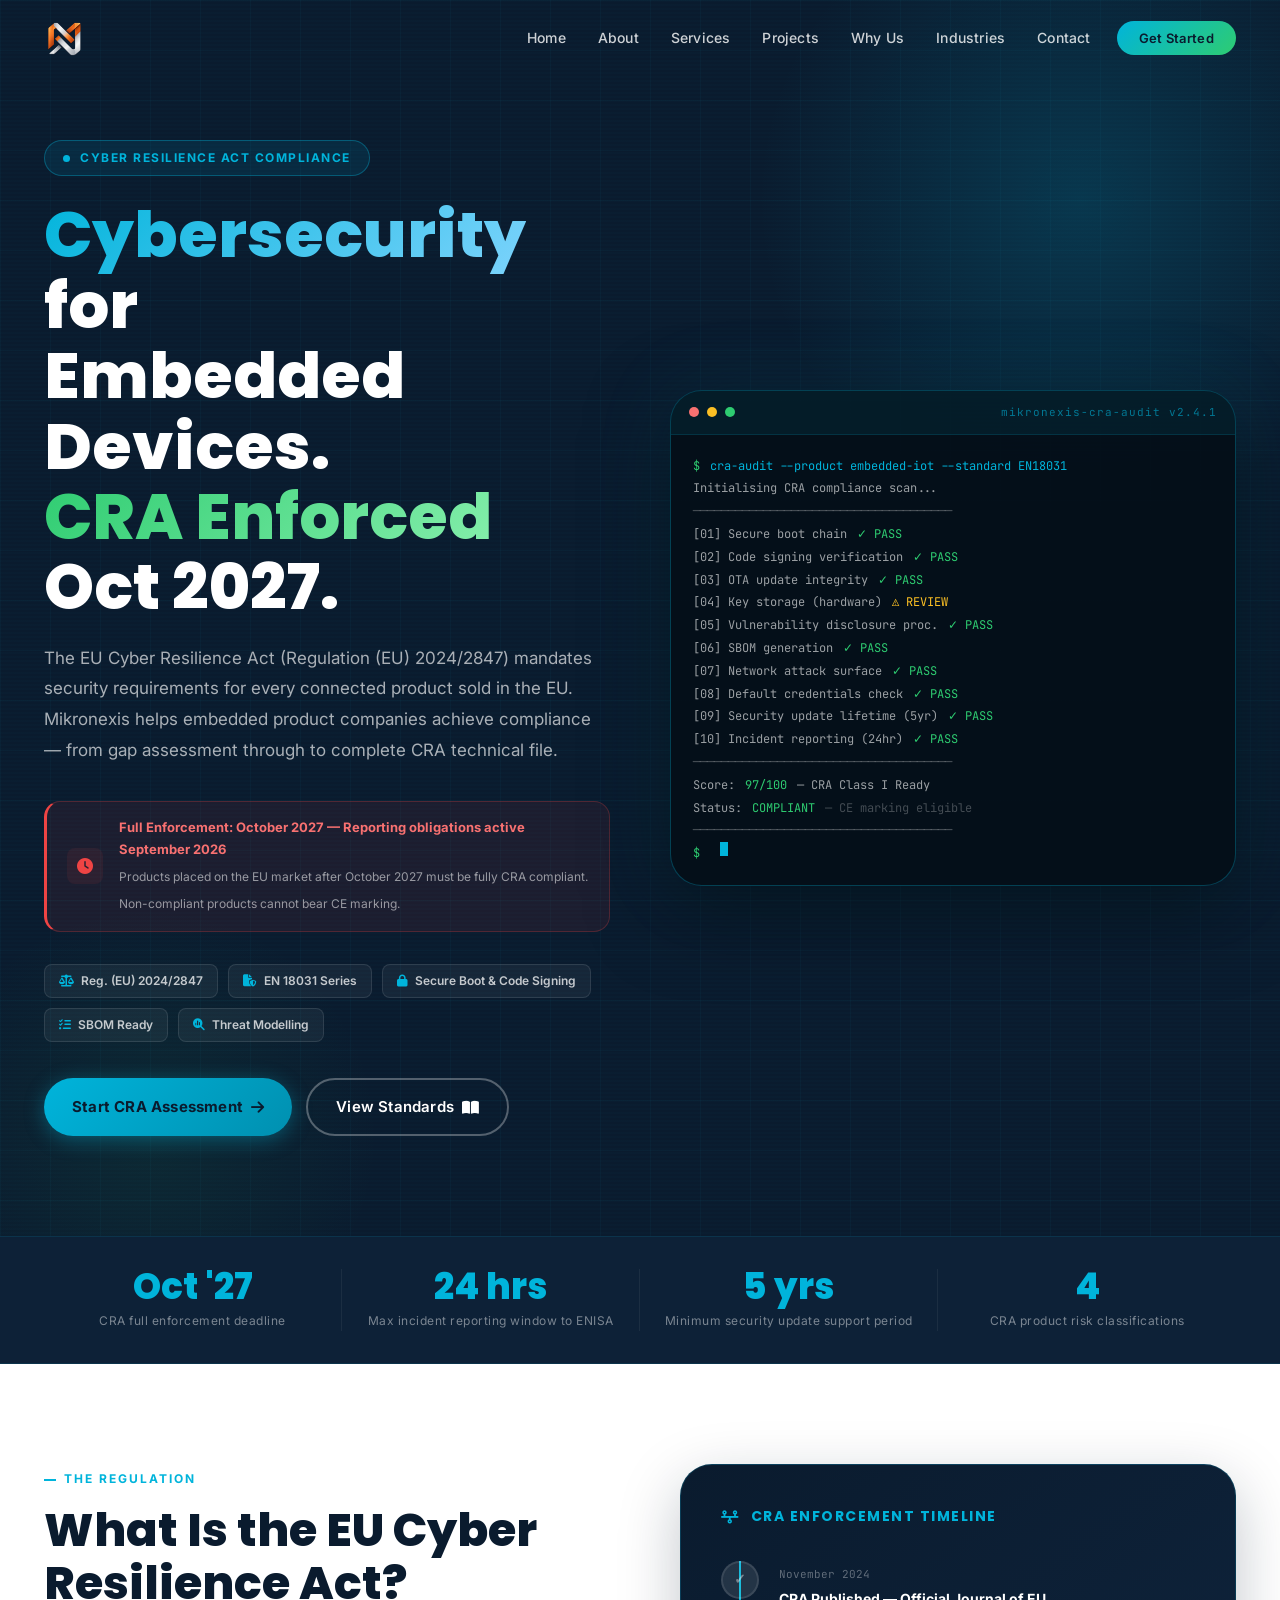
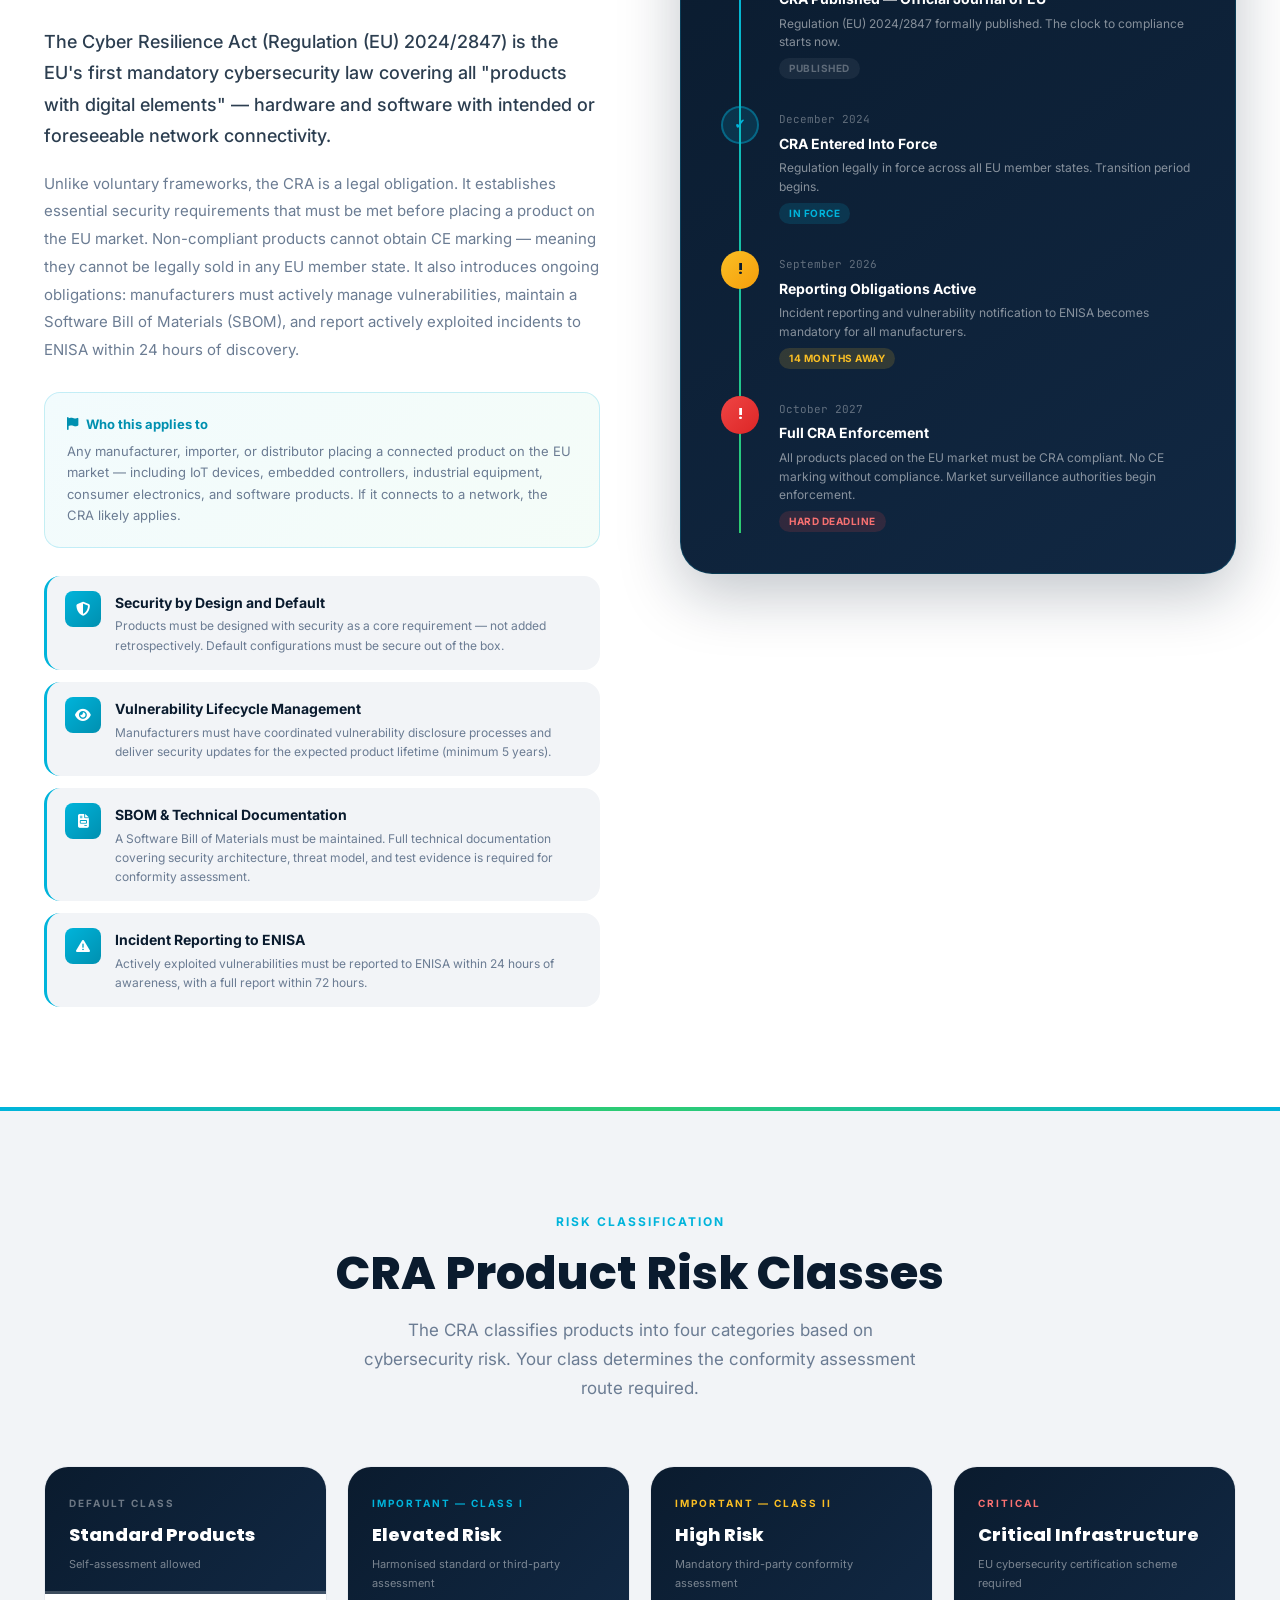
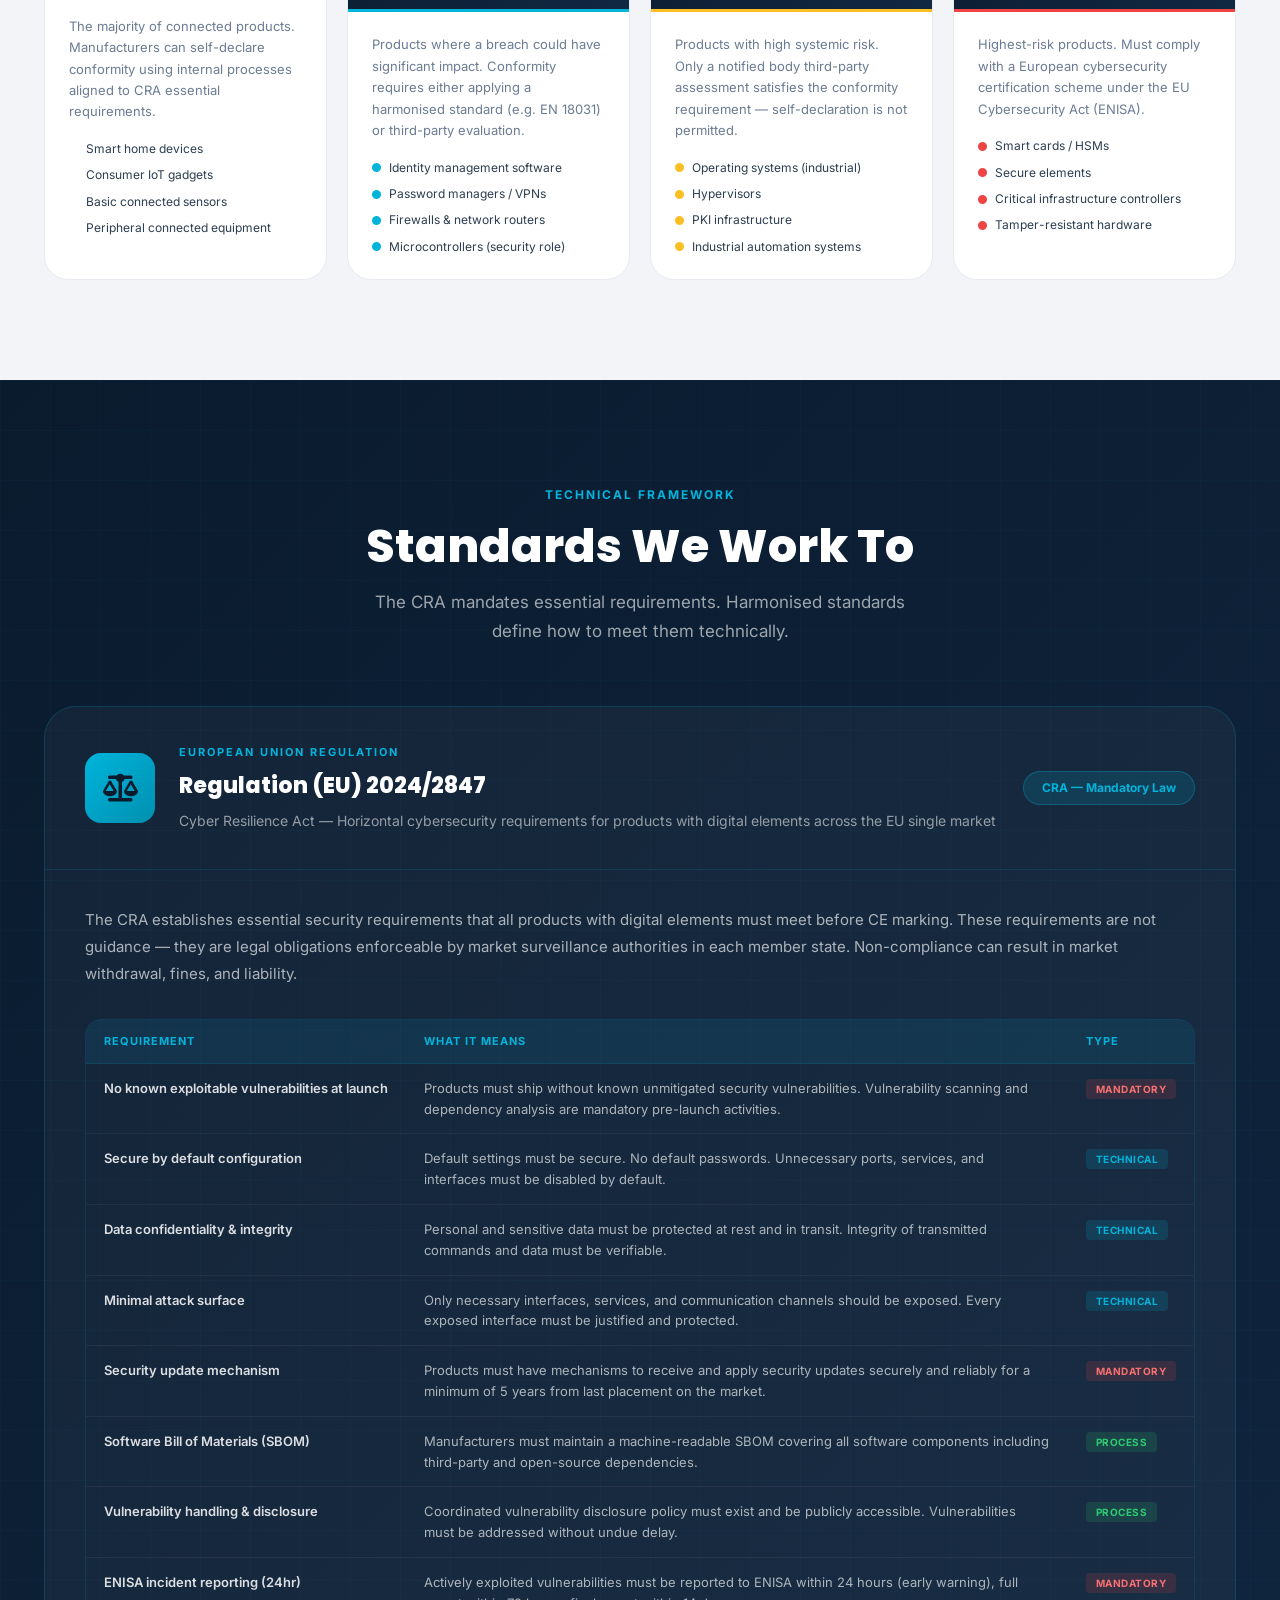
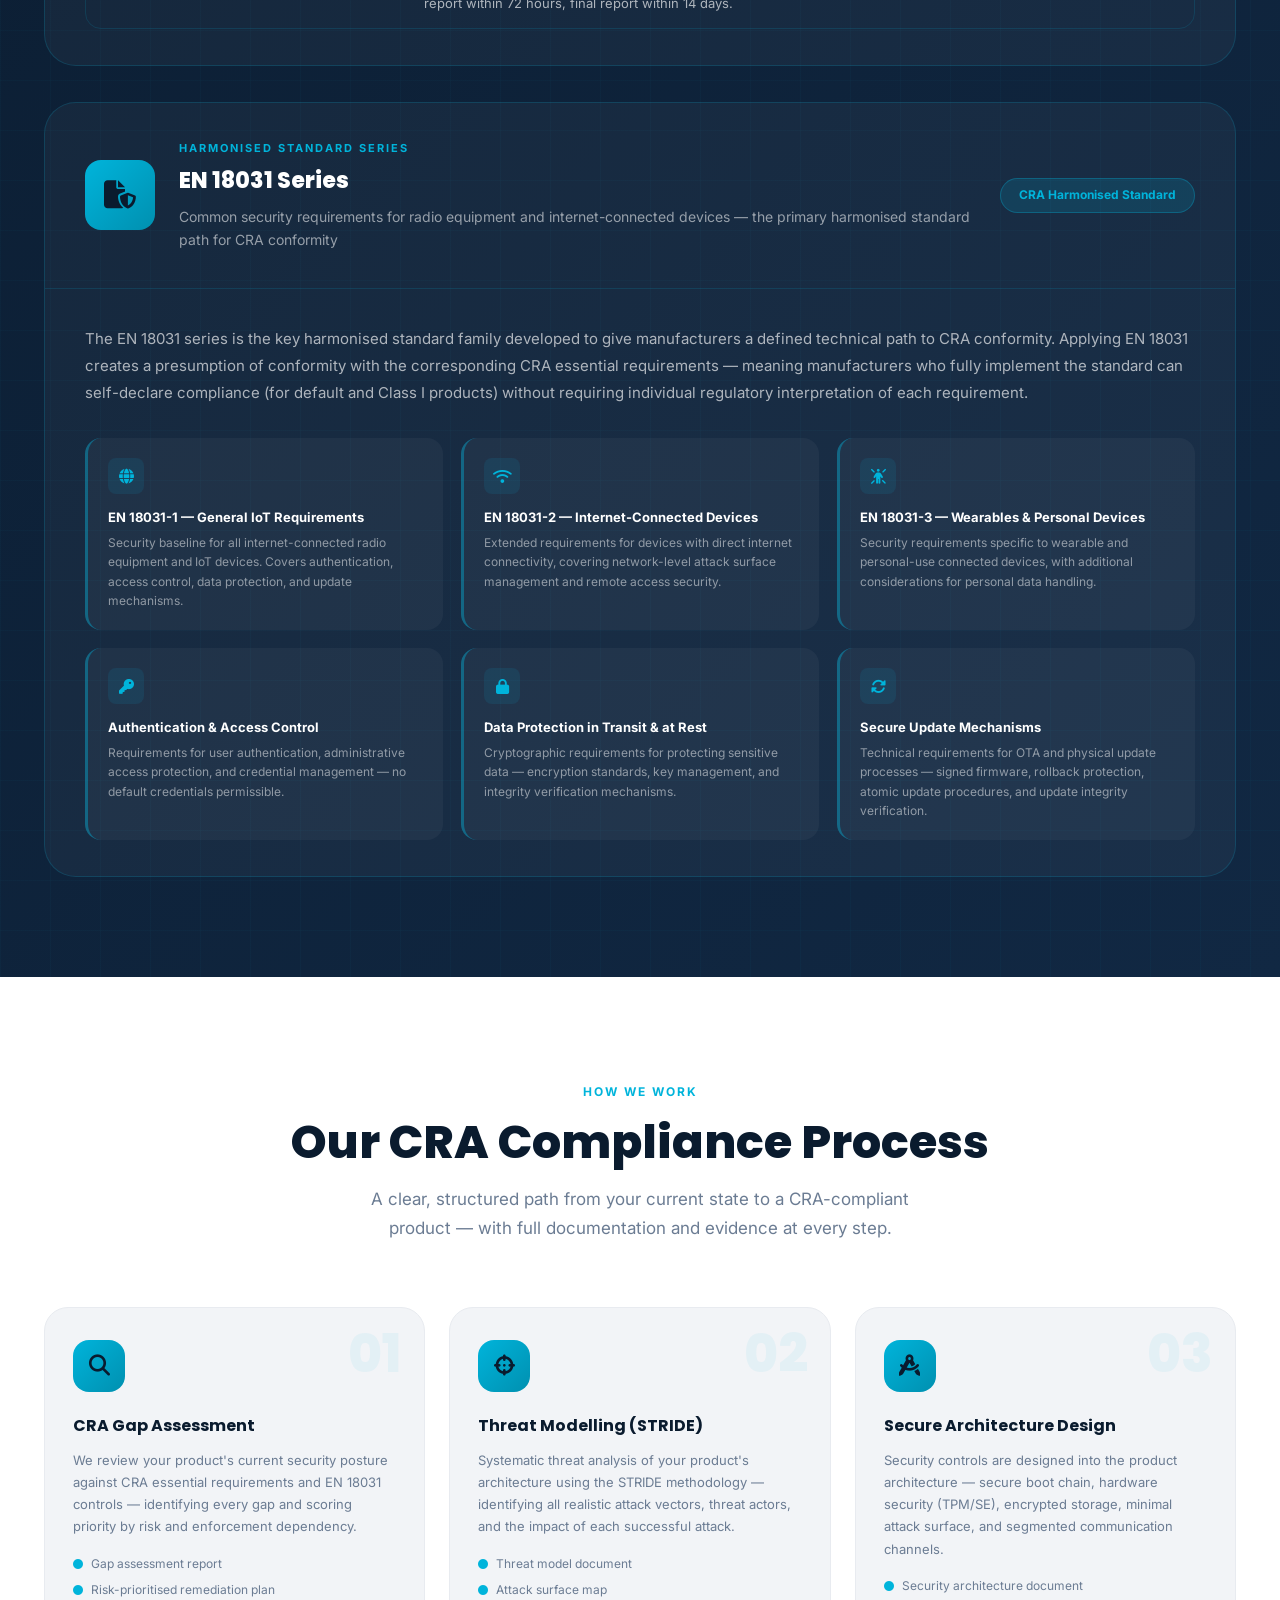
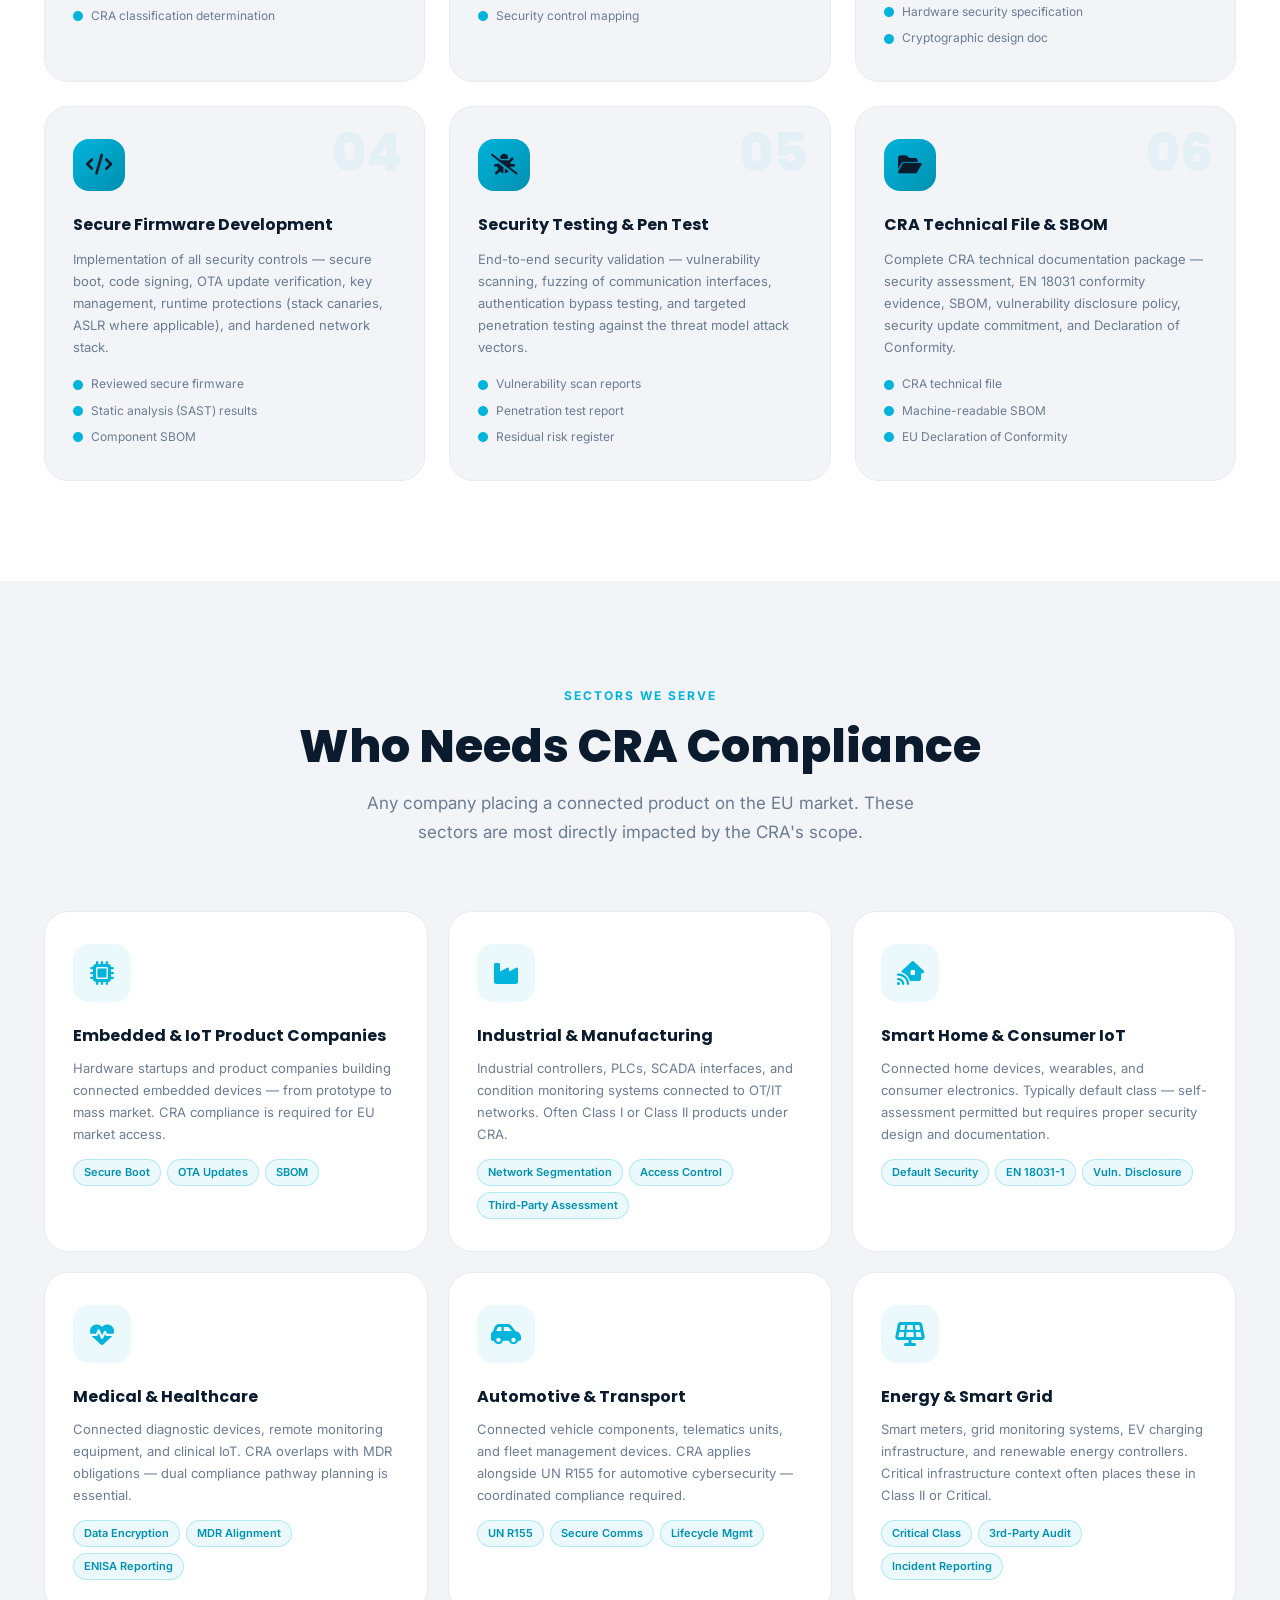
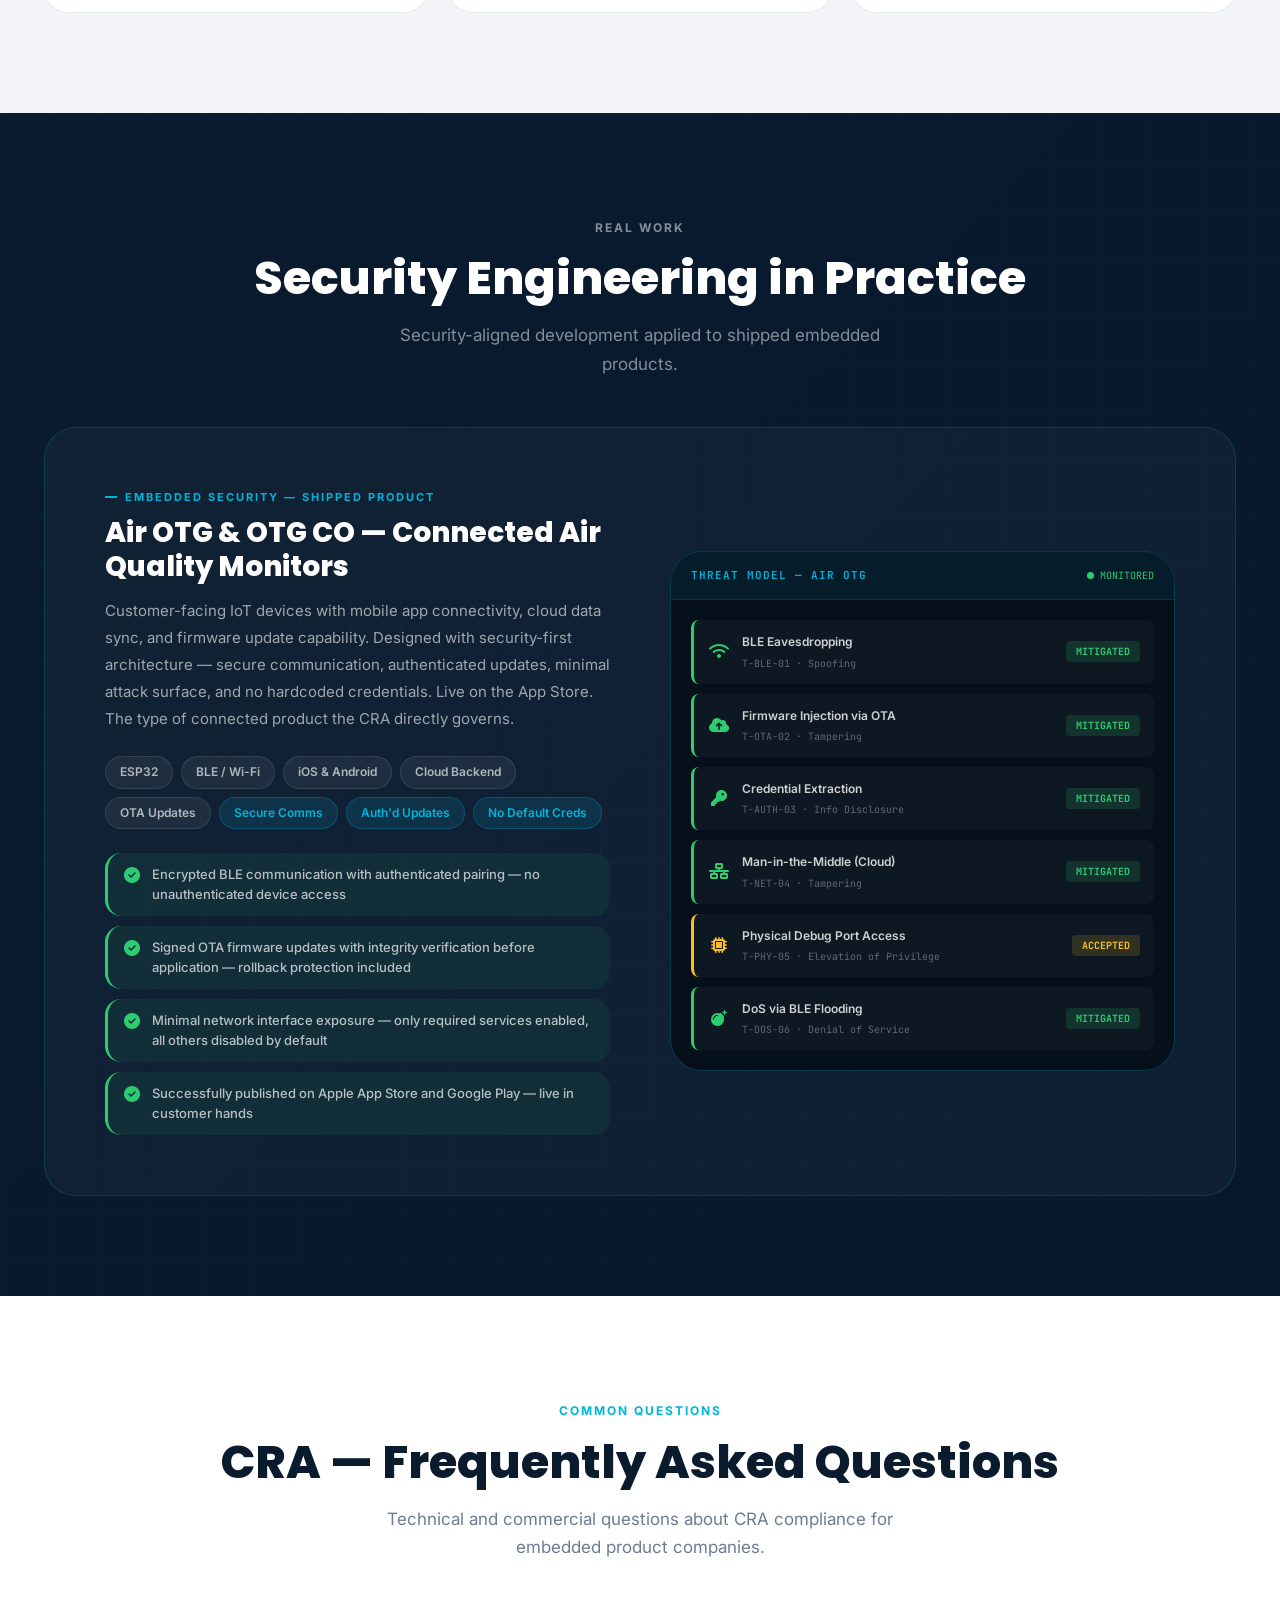
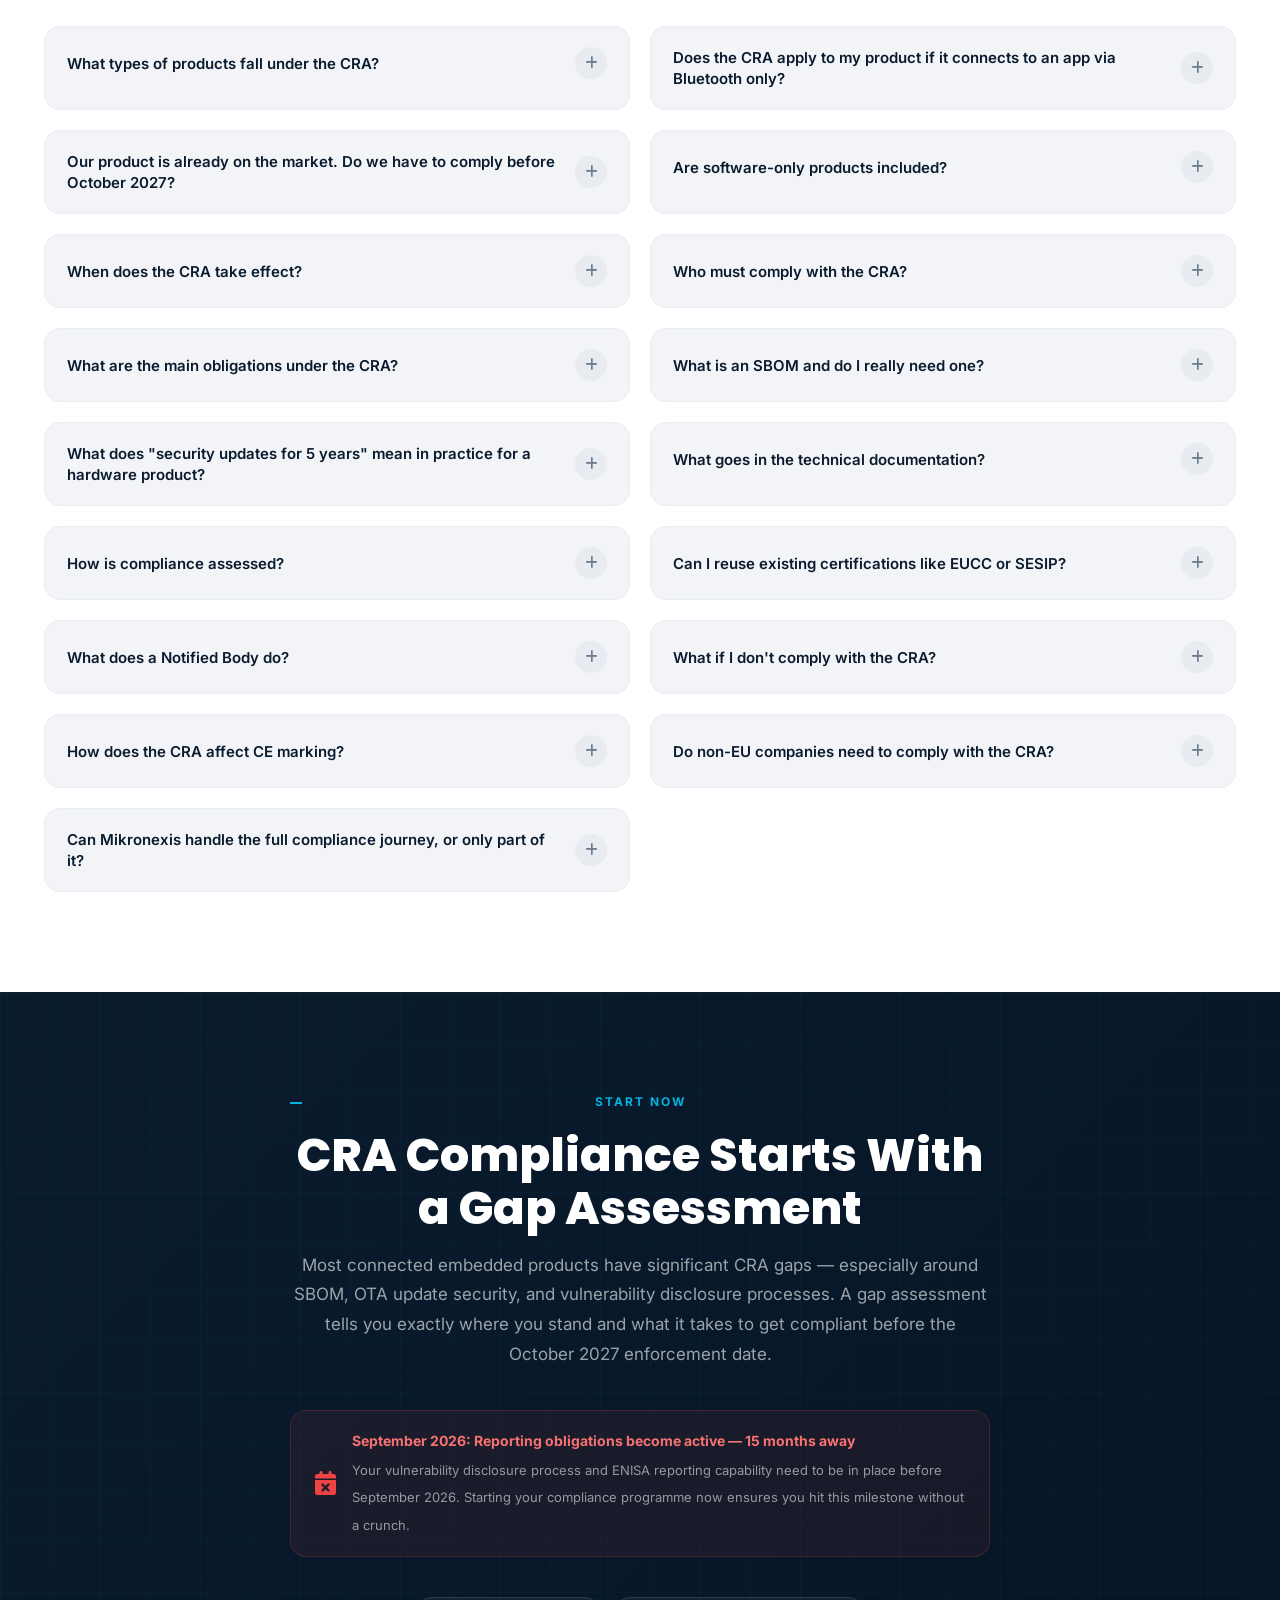
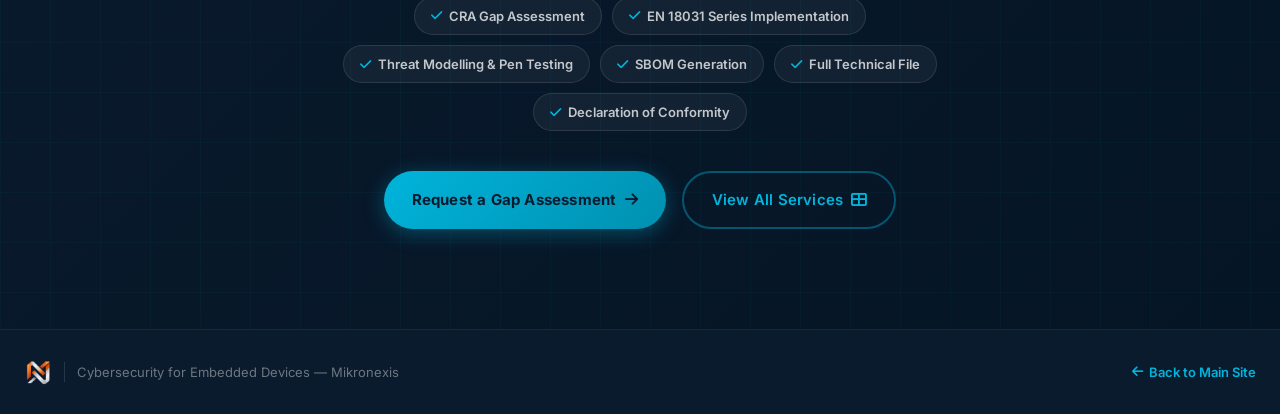
<file: cybersecurity.html>
<!DOCTYPE html>
<html lang="en">
<head>
  <meta charset="UTF-8" />
  <meta name="viewport" content="width=device-width, initial-scale=1.0" />
  <meta name="description" content="Mikronexis Cybersecurity for Embedded Devices — EU Cyber Resilience Act (Regulation EU 2024/2847) compliance, EN 18031 Series implementation, secure boot, threat modelling, and full CRA technical file preparation." />
  <meta name="keywords" content="EU Cyber Resilience Act, CRA compliance, EN 18031, embedded security, secure boot, SBOM, IoT security, cybersecurity embedded, Mikronexis" />
  <title>Cybersecurity for Embedded Devices — Mikronexis</title>

  <!-- Fonts -->
  <link rel="preconnect" href="https://fonts.googleapis.com" />
  <link rel="preconnect" href="https://fonts.gstatic.com" crossorigin />
  <link href="https://fonts.googleapis.com/css2?family=Inter:wght@300;400;500;600;700;800;900&family=Poppins:wght@300;400;500;600;700;800;900&family=JetBrains+Mono:wght@400;600&display=swap" rel="stylesheet" />

  <!-- Icons -->
  <link rel="stylesheet" href="https://cdnjs.cloudflare.com/ajax/libs/font-awesome/6.5.0/css/all.min.css" />

  <!-- Base Stylesheet -->
  <link rel="stylesheet" href="css/style.css" />

  <!-- Favicon -->
  <link rel="icon" type="image/png" href="assests/logo_dark.png" />

  <style>
    /* ============================================================
       CYBERSECURITY PAGE — Page-Specific Styles
       Primary: --cyber: #00B4DB (cyan)
       Secondary: --electric: #2ECC71 (green)
       Alert: --red: #EF4444
    ============================================================ */
    :root {
      --cyber:         #00B4DB;
      --cyber-dark:    #0090B0;
      --cyber-dim:     rgba(0,180,219,0.08);
      --cyber-border:  rgba(0,180,219,0.25);
      --electric:      #2ECC71;
      --electric-dim:  rgba(46,204,113,0.08);
      --red-alert:     #EF4444;
      --red-dim:       rgba(239,68,68,0.08);
      --mono:          'JetBrains Mono', monospace;
    }

    /* ---- PRELOADER ---- */
    #cy-preloader {
      position: fixed; inset: 0;
      background: var(--navy);
      z-index: 9999;
      display: flex; align-items: center; justify-content: center;
      transition: opacity 0.5s ease, visibility 0.5s ease;
    }
    #cy-preloader.hidden { opacity: 0; visibility: hidden; }

    /* ---- HERO ---- */
    .cy-hero {
      min-height: 100vh;
      background: var(--navy);
      position: relative;
      display: flex;
      align-items: center;
      overflow: hidden;
      padding: 140px 0 100px;
    }

    /* Animated scan lines */
    .cy-hero::before {
      content: '';
      position: absolute; inset: 0;
      background: repeating-linear-gradient(
        0deg,
        transparent,
        transparent 2px,
        rgba(0,180,219,0.015) 2px,
        rgba(0,180,219,0.015) 4px
      );
      pointer-events: none;
      animation: scanMove 8s linear infinite;
    }
    @keyframes scanMove { from { background-position: 0 0; } to { background-position: 0 100px; } }

    .cy-hero-grid {
      position: absolute; inset: 0;
      background-image:
        linear-gradient(rgba(0,180,219,0.04) 1px, transparent 1px),
        linear-gradient(90deg, rgba(0,180,219,0.04) 1px, transparent 1px);
      background-size: 50px 50px;
      pointer-events: none;
    }

    .cy-hero-glow-r {
      position: absolute; top: -150px; right: -150px;
      width: 700px; height: 700px;
      background: radial-gradient(circle, rgba(0,180,219,0.18) 0%, transparent 65%);
      pointer-events: none;
    }
    .cy-hero-glow-l {
      position: absolute; bottom: -150px; left: -100px;
      width: 500px; height: 500px;
      background: radial-gradient(circle, rgba(46,204,113,0.08) 0%, transparent 65%);
      pointer-events: none;
    }

    .cy-hero-layout {
      position: relative; z-index: 2;
      display: grid;
      grid-template-columns: 1fr 1fr;
      gap: 60px;
      align-items: center;
      width: 100%;
    }

    .cy-hero-badge {
      display: inline-flex;
      align-items: center;
      gap: 10px;
      background: rgba(0,180,219,0.1);
      border: 1px solid rgba(0,180,219,0.35);
      color: var(--cyber);
      font-size: 12px;
      font-weight: 700;
      padding: 7px 18px;
      border-radius: 50px;
      margin-bottom: 24px;
      letter-spacing: 1.5px;
      text-transform: uppercase;
    }

    .cy-hero-badge .blink {
      width: 7px; height: 7px;
      background: var(--cyber);
      border-radius: 50%;
      animation: blink 1.2s ease-in-out infinite;
      flex-shrink: 0;
    }

    @keyframes blink {
      0%, 100% { opacity: 1; } 50% { opacity: 0.2; }
    }

    .cy-hero-title {
      font-family: 'Poppins', sans-serif;
      font-size: clamp(36px, 5vw, 64px);
      font-weight: 800;
      color: var(--white);
      line-height: 1.1;
      margin-bottom: 20px;
    }

    .cy-hero-title .cyber-text {
      background: linear-gradient(135deg, var(--cyber) 0%, #7dd3fc 100%);
      -webkit-background-clip: text;
      -webkit-text-fill-color: transparent;
      background-clip: text;
    }

    .cy-hero-title .enforce-text {
      background: linear-gradient(135deg, var(--electric) 0%, #86efac 100%);
      -webkit-background-clip: text;
      -webkit-text-fill-color: transparent;
      background-clip: text;
    }

    .cy-hero-subtitle {
      color: rgba(255,255,255,0.65);
      font-size: clamp(14px, 1.8vw, 17px);
      line-height: 1.8;
      margin-bottom: 36px;
      max-width: 580px;
    }

    .cy-deadline-strip {
      display: flex;
      align-items: center;
      gap: 16px;
      background: rgba(239,68,68,0.08);
      border: 1px solid rgba(239,68,68,0.25);
      border-left: 3px solid var(--red-alert);
      border-radius: var(--radius-md);
      padding: 14px 20px;
      margin-bottom: 32px;
    }

    .cy-deadline-icon {
      width: 36px; height: 36px;
      background: var(--red-dim);
      border-radius: var(--radius-sm);
      display: flex; align-items: center; justify-content: center;
      color: var(--red-alert);
      font-size: 16px;
      flex-shrink: 0;
    }

    .cy-deadline-text { flex: 1; }
    .cy-deadline-text strong { font-size: 13px; font-weight: 700; color: #f87171; display: block; margin-bottom: 2px; }
    .cy-deadline-text span { font-size: 12px; color: rgba(255,255,255,0.55); }

    .cy-hero-certs {
      display: flex;
      flex-wrap: wrap;
      gap: 10px;
      margin-bottom: 36px;
    }

    .cy-cert-chip {
      display: inline-flex; align-items: center; gap: 7px;
      background: rgba(255,255,255,0.05);
      border: 1px solid rgba(255,255,255,0.1);
      color: rgba(255,255,255,0.75);
      font-size: 12px; font-weight: 600;
      padding: 6px 14px;
      border-radius: var(--radius-sm);
    }
    .cy-cert-chip i { color: var(--cyber); }

    .cy-hero-actions { display: flex; gap: 14px; flex-wrap: wrap; }

    .btn-cyber {
      background: linear-gradient(135deg, var(--cyber), var(--cyber-dark));
      color: var(--navy);
      font-weight: 700;
      box-shadow: 0 4px 20px rgba(0,180,219,0.35);
    }
    .btn-cyber:hover {
      transform: translateY(-3px);
      box-shadow: 0 8px 32px rgba(0,180,219,0.55);
    }

    /* ---- HERO RIGHT: Terminal visual ---- */
    .cy-terminal {
      background: rgba(5,15,25,0.95);
      border: 1px solid rgba(0,180,219,0.3);
      border-radius: var(--radius-xl);
      overflow: hidden;
      box-shadow: 0 24px 80px rgba(0,0,0,0.5), 0 0 80px rgba(0,180,219,0.12);
    }

    .cy-terminal-bar {
      background: rgba(0,180,219,0.08);
      border-bottom: 1px solid rgba(0,180,219,0.15);
      padding: 12px 18px;
      display: flex;
      align-items: center;
      gap: 8px;
    }

    .cy-dot { width: 10px; height: 10px; border-radius: 50%; }
    .cy-dot.red   { background: #f87171; }
    .cy-dot.amber { background: #fbbf24; }
    .cy-dot.green { background: var(--electric); }

    .cy-terminal-title {
      margin-left: auto;
      font-family: var(--mono);
      font-size: 11px;
      color: rgba(0,180,219,0.6);
      letter-spacing: 1px;
    }

    .cy-terminal-body {
      padding: 20px 22px;
      font-family: var(--mono);
      font-size: 12px;
      line-height: 1.9;
    }

    .cy-line { display: flex; gap: 10px; }
    .cy-line .prompt { color: var(--electric); user-select: none; }
    .cy-line .cmd    { color: var(--cyber); }
    .cy-line .output { color: rgba(255,255,255,0.6); }
    .cy-line .ok     { color: var(--electric); }
    .cy-line .warn   { color: #fbbf24; }
    .cy-line .fail   { color: var(--red-alert); }
    .cy-line .dim    { color: rgba(255,255,255,0.25); }
    .cy-line.indent  { padding-left: 24px; }

    .cy-terminal-cursor {
      display: inline-block;
      width: 8px; height: 14px;
      background: var(--cyber);
      animation: cursorBlink 1s step-end infinite;
      vertical-align: middle;
    }
    @keyframes cursorBlink { 0%, 100% { opacity: 1; } 50% { opacity: 0; } }

    /* ---- STATS BAR ---- */
    .cy-stats-bar {
      background: var(--navy-mid);
      border-top: 1px solid rgba(0,180,219,0.12);
      border-bottom: 1px solid rgba(0,180,219,0.12);
      padding: 32px 0;
    }

    .cy-stats-inner {
      display: grid;
      grid-template-columns: repeat(4, 1fr);
      gap: 0;
      divide: var(--navy-light);
    }

    .cy-stat {
      text-align: center;
      padding: 0 24px;
      border-right: 1px solid rgba(255,255,255,0.06);
    }
    .cy-stat:last-child { border-right: none; }

    .cy-stat-num {
      font-family: 'Poppins', sans-serif;
      font-size: 36px;
      font-weight: 800;
      color: var(--cyber);
      line-height: 1;
      margin-bottom: 6px;
    }

    .cy-stat-label {
      font-size: 12px;
      color: rgba(255,255,255,0.45);
      letter-spacing: 0.5px;
    }

    /* ---- WHAT IS CRA ---- */
    .cy-what-section {
      background: var(--white);
      padding: 100px 0;
    }

    .cy-what-grid {
      display: grid;
      grid-template-columns: 1fr 1fr;
      gap: 80px;
      align-items: start;
    }

    .cy-what-lead {
      font-size: 18px;
      font-weight: 500;
      color: var(--text-mid);
      line-height: 1.75;
      margin-bottom: 18px;
    }

    .cy-what-body {
      font-size: 15px;
      color: var(--text-light);
      line-height: 1.85;
      margin-bottom: 28px;
    }

    .cy-enforced-banner {
      background: linear-gradient(135deg, rgba(0,180,219,0.05), rgba(46,204,113,0.05));
      border: 1.5px solid rgba(0,180,219,0.2);
      border-radius: var(--radius-md);
      padding: 20px 22px;
      margin-bottom: 28px;
    }
    .cy-enforced-banner h4 {
      font-size: 13px; font-weight: 700;
      color: var(--cyber-dark); margin-bottom: 6px;
      display: flex; align-items: center; gap: 8px;
    }
    .cy-enforced-banner p { font-size: 13px; color: var(--text-light); line-height: 1.65; }

    .cy-what-points {
      display: flex; flex-direction: column; gap: 12px;
    }

    .cy-what-point {
      display: flex; gap: 14px; align-items: flex-start;
      padding: 15px 18px;
      background: var(--bg);
      border-radius: var(--radius-md);
      border-left: 3px solid var(--cyber);
    }

    .cy-what-point .wp-icon {
      width: 36px; height: 36px; flex-shrink: 0;
      background: linear-gradient(135deg, var(--cyber), var(--cyber-dark));
      border-radius: var(--radius-sm);
      display: flex; align-items: center; justify-content: center;
      color: var(--white); font-size: 14px;
    }

    .cy-what-point h4 { font-size: 14px; font-weight: 700; color: var(--text-dark); margin-bottom: 2px; }
    .cy-what-point p  { font-size: 12px; color: var(--text-light); line-height: 1.6; }

    /* Right: Timeline */
    .cy-timeline {
      background: linear-gradient(145deg, var(--navy), var(--navy-light));
      border-radius: var(--radius-xl);
      padding: 40px;
      border: 1px solid rgba(0,180,219,0.2);
      box-shadow: 0 20px 60px rgba(10,27,46,0.25);
    }

    .cy-timeline-title {
      font-family: 'Poppins', sans-serif;
      font-size: 14px; font-weight: 700;
      color: var(--cyber); text-transform: uppercase; letter-spacing: 1.5px;
      margin-bottom: 32px;
      display: flex; align-items: center; gap: 10px;
    }

    .cy-tl-items { display: flex; flex-direction: column; gap: 0; position: relative; }

    .cy-tl-items::before {
      content: '';
      position: absolute;
      left: 18px; top: 0; bottom: 0;
      width: 2px;
      background: linear-gradient(180deg, var(--cyber), var(--electric));
    }

    .cy-tl-item {
      display: flex; gap: 20px; align-items: flex-start;
      padding-bottom: 26px;
      position: relative;
    }

    .cy-tl-item:last-child { padding-bottom: 0; }

    .cy-tl-dot {
      width: 38px; height: 38px; flex-shrink: 0;
      border-radius: 50%;
      display: flex; align-items: center; justify-content: center;
      font-size: 14px; font-weight: 800;
      position: relative; z-index: 1;
      font-family: 'Poppins', sans-serif;
    }

    .cy-tl-dot.past   { background: rgba(255,255,255,0.1); color: rgba(255,255,255,0.4); border: 2px solid rgba(255,255,255,0.1); }
    .cy-tl-dot.done   { background: rgba(0,180,219,0.15); color: var(--cyber); border: 2px solid rgba(0,180,219,0.4); }
    .cy-tl-dot.near   { background: linear-gradient(135deg, #fbbf24, #f59e0b); color: var(--navy); border: none; animation: nearPulse 2s ease-in-out infinite; }
    .cy-tl-dot.enforce { background: linear-gradient(135deg, var(--red-alert), #dc2626); color: var(--white); border: none; animation: nearPulse 1.5s ease-in-out infinite; }

    @keyframes nearPulse { 0%,100%{box-shadow:0 0 0 0 rgba(239,68,68,0.3);} 50%{box-shadow:0 0 0 8px rgba(239,68,68,0);} }

    .cy-tl-content { padding-top: 4px; }
    .cy-tl-date { font-family: var(--mono); font-size: 11px; color: rgba(255,255,255,0.35); margin-bottom: 3px; }
    .cy-tl-heading { font-size: 14px; font-weight: 700; color: var(--white); margin-bottom: 4px; }
    .cy-tl-desc { font-size: 12px; color: rgba(255,255,255,0.5); line-height: 1.55; }

    .cy-tl-item .cy-tl-pill {
      display: inline-block; margin-top: 6px;
      font-size: 10px; font-weight: 700; padding: 2px 10px;
      border-radius: 50px; letter-spacing: 0.5px;
    }
    .pill-done    { background: rgba(0,180,219,0.15); color: var(--cyber); }
    .pill-near    { background: rgba(251,191,36,0.15); color: #fbbf24; }
    .pill-enforce { background: rgba(239,68,68,0.15); color: #f87171; }
    .pill-past    { background: rgba(255,255,255,0.06); color: rgba(255,255,255,0.3); }

    /* ---- PRODUCT CLASSES ---- */
    .cy-classes-section {
      background: var(--bg);
      padding: 100px 0;
      position: relative;
      overflow: hidden;
    }

    .cy-classes-section::before {
      content: '';
      position: absolute; top: 0; left: 0; right: 0;
      height: 4px;
      background: linear-gradient(90deg, var(--cyber), var(--electric), var(--cyber));
    }

    .cy-classes-grid {
      display: grid;
      grid-template-columns: repeat(4, 1fr);
      gap: 20px;
    }

    .cy-class-card {
      background: var(--white);
      border-radius: var(--radius-lg);
      overflow: hidden;
      border: 1.5px solid var(--bg-dark);
      transition: var(--transition);
      position: relative;
    }

    .cy-class-card:hover {
      transform: translateY(-8px);
      box-shadow: var(--shadow-lg);
      border-color: transparent;
    }

    .cy-class-header {
      padding: 28px 24px 20px;
      background: linear-gradient(135deg, var(--navy), var(--navy-light));
      position: relative;
      overflow: hidden;
    }

    .cy-class-header::after {
      content: '';
      position: absolute; bottom: 0; left: 0; right: 0; height: 3px;
    }

    .cy-class-card.cls-default .cy-class-header::after { background: rgba(255,255,255,0.2); }
    .cy-class-card.cls-1       .cy-class-header::after { background: var(--cyber); }
    .cy-class-card.cls-2       .cy-class-header::after { background: #fbbf24; }
    .cy-class-card.cls-critical .cy-class-header::after { background: var(--red-alert); }

    .cy-class-label {
      font-size: 10px; font-weight: 700; letter-spacing: 2px;
      text-transform: uppercase; margin-bottom: 8px;
    }

    .cy-class-card.cls-default  .cy-class-label { color: rgba(255,255,255,0.4); }
    .cy-class-card.cls-1        .cy-class-label { color: var(--cyber); }
    .cy-class-card.cls-2        .cy-class-label { color: #fbbf24; }
    .cy-class-card.cls-critical .cy-class-label { color: #f87171; }

    .cy-class-name {
      font-family: 'Poppins', sans-serif;
      font-size: 18px; font-weight: 800; color: var(--white);
    }

    .cy-class-assess {
      font-size: 11px; color: rgba(255,255,255,0.45); margin-top: 4px;
    }

    .cy-class-body { padding: 22px 24px; }
    .cy-class-desc { font-size: 13px; color: var(--text-light); line-height: 1.65; margin-bottom: 16px; }

    .cy-class-examples {
      display: flex; flex-direction: column; gap: 6px;
    }

    .cy-class-ex {
      display: flex; align-items: center; gap: 8px;
      font-size: 12px; color: var(--text-mid);
    }

    .cy-class-ex i { font-size: 9px; }
    .cy-class-card.cls-default  .cy-class-ex i { color: rgba(255,255,255,0.3); }
    .cy-class-card.cls-1        .cy-class-ex i { color: var(--cyber); }
    .cy-class-card.cls-2        .cy-class-ex i { color: #fbbf24; }
    .cy-class-card.cls-critical .cy-class-ex i { color: var(--red-alert); }

    /* ---- STANDARDS SECTION ---- */
    .cy-standards-section {
      background: linear-gradient(135deg, var(--navy) 0%, var(--navy-light) 100%);
      padding: 100px 0;
      position: relative;
      overflow: hidden;
    }

    .cy-standards-section::before {
      content: '';
      position: absolute; inset: 0;
      background-image:
        linear-gradient(rgba(0,180,219,0.03) 1px, transparent 1px),
        linear-gradient(90deg, rgba(0,180,219,0.03) 1px, transparent 1px);
      background-size: 50px 50px;
      pointer-events: none;
    }

    .cy-standards-section .section-title { color: var(--white); }
    .cy-standards-section .section-sub   { color: rgba(255,255,255,0.6); }

    .cy-std-blocks { display: flex; flex-direction: column; gap: 36px; }

    .cy-std-block {
      background: rgba(255,255,255,0.04);
      border: 1px solid rgba(0,180,219,0.18);
      border-radius: var(--radius-xl);
      overflow: hidden;
      transition: var(--transition);
    }

    .cy-std-block:hover {
      background: rgba(0,180,219,0.04);
      border-color: rgba(0,180,219,0.35);
    }

    .cy-std-block-header {
      padding: 36px 40px;
      border-bottom: 1px solid rgba(0,180,219,0.15);
      display: flex; align-items: center; gap: 24px;
    }

    .cy-std-block-icon {
      width: 70px; height: 70px;
      background: linear-gradient(135deg, var(--cyber), var(--cyber-dark));
      border-radius: var(--radius-md);
      display: flex; align-items: center; justify-content: center;
      font-size: 28px; color: var(--navy); flex-shrink: 0;
    }

    .cy-std-block-meta { flex: 1; }
    .cy-std-block-number { font-size: 11px; font-weight: 700; letter-spacing: 2px; color: var(--cyber); text-transform: uppercase; margin-bottom: 5px; }
    .cy-std-block-name   { font-family: 'Poppins', sans-serif; font-size: 22px; font-weight: 800; color: var(--white); margin-bottom: 5px; }
    .cy-std-block-scope  { font-size: 14px; color: rgba(255,255,255,0.55); }

    .cy-std-block-badge {
      background: rgba(0,180,219,0.15);
      border: 1px solid rgba(0,180,219,0.3);
      color: var(--cyber);
      font-size: 12px; font-weight: 700;
      padding: 6px 18px; border-radius: 50px;
      white-space: nowrap;
    }

    .cy-std-block-body { padding: 36px 40px; }

    .cy-std-block-desc {
      font-size: 15px; color: rgba(255,255,255,0.65);
      line-height: 1.8; margin-bottom: 32px;
    }

    .cy-std-block-grid {
      display: grid; grid-template-columns: repeat(3, 1fr); gap: 18px;
    }

    .cy-std-item {
      background: rgba(255,255,255,0.04);
      border-radius: var(--radius-md);
      padding: 20px;
      border-left: 3px solid rgba(0,180,219,0.4);
      transition: var(--transition);
    }

    .cy-std-item:hover {
      background: rgba(0,180,219,0.06);
      border-left-color: var(--cyber);
      transform: translateX(4px);
    }

    .cy-std-item-icon {
      width: 36px; height: 36px;
      background: rgba(0,180,219,0.1);
      border-radius: var(--radius-sm);
      display: flex; align-items: center; justify-content: center;
      color: var(--cyber); font-size: 15px; margin-bottom: 12px;
    }

    .cy-std-item h4 { font-size: 13px; font-weight: 700; color: var(--white); margin-bottom: 5px; }
    .cy-std-item p  { font-size: 12px; color: rgba(255,255,255,0.5); line-height: 1.6; }

    /* CRA requirement table */
    .cy-req-table {
      width: 100%;
      border-collapse: collapse;
      margin-top: 0;
    }

    .cy-req-table th {
      background: rgba(0,180,219,0.1);
      color: var(--cyber);
      font-size: 11px; font-weight: 700;
      letter-spacing: 1px; text-transform: uppercase;
      padding: 12px 18px; text-align: left;
      border-bottom: 1px solid rgba(0,180,219,0.2);
    }

    .cy-req-table td {
      padding: 14px 18px;
      font-size: 13px; color: rgba(255,255,255,0.65);
      border-bottom: 1px solid rgba(255,255,255,0.05);
      vertical-align: top;
      line-height: 1.6;
    }

    .cy-req-table tr:last-child td { border-bottom: none; }
    .cy-req-table tr:hover td { background: rgba(0,180,219,0.03); }

    .cy-req-table td:first-child { font-weight: 600; color: rgba(255,255,255,0.85); white-space: nowrap; }

    .cy-req-badge {
      display: inline-block;
      font-size: 10px; font-weight: 700;
      padding: 2px 10px; border-radius: 4px;
      letter-spacing: 0.5px;
    }
    .req-mandatory { background: rgba(239,68,68,0.15); color: #f87171; }
    .req-technical  { background: rgba(0,180,219,0.15); color: var(--cyber); }
    .req-process    { background: rgba(46,204,113,0.15); color: var(--electric); }

    /* ---- PROCESS SECTION ---- */
    .cy-process-section {
      background: var(--white);
      padding: 100px 0;
    }

    .cy-process-grid {
      display: grid;
      grid-template-columns: repeat(3, 1fr);
      gap: 24px;
      margin-top: 60px;
    }

    .cy-process-card {
      background: var(--bg);
      border: 1.5px solid var(--bg-dark);
      border-radius: var(--radius-lg);
      padding: 32px 28px;
      position: relative;
      transition: var(--transition);
      overflow: hidden;
    }

    .cy-process-card::after {
      content: '';
      position: absolute;
      bottom: 0; left: 0; right: 0; height: 3px;
      background: linear-gradient(90deg, var(--cyber), var(--electric));
      transform: scaleX(0);
      transition: var(--transition);
    }

    .cy-process-card:hover {
      background: var(--white);
      border-color: transparent;
      box-shadow: var(--shadow-lg);
      transform: translateY(-6px);
    }

    .cy-process-card:hover::after { transform: scaleX(1); }

    .cy-process-step-num {
      position: absolute; top: 20px; right: 22px;
      font-family: 'Poppins', sans-serif;
      font-size: 52px; font-weight: 800;
      color: rgba(0,180,219,0.06); line-height: 1;
    }

    .cy-process-icon {
      width: 52px; height: 52px;
      background: linear-gradient(135deg, var(--cyber), var(--cyber-dark));
      border-radius: var(--radius-md);
      display: flex; align-items: center; justify-content: center;
      font-size: 21px; color: var(--navy);
      margin-bottom: 20px;
    }

    .cy-process-card h3 {
      font-family: 'Poppins', sans-serif;
      font-size: 16px; font-weight: 700;
      color: var(--text-dark); margin-bottom: 10px;
    }

    .cy-process-card p {
      font-size: 13px; color: var(--text-light); line-height: 1.7; margin-bottom: 16px;
    }

    .cy-process-outputs { display: flex; flex-direction: column; gap: 6px; }

    .cy-process-output {
      display: flex; align-items: center; gap: 8px;
      font-size: 12px; color: var(--text-light);
    }

    .cy-process-output i { color: var(--cyber); font-size: 10px; }

    /* ---- INDUSTRIES ---- */
    .cy-industries-section {
      background: var(--bg);
      padding: 100px 0;
    }

    .cy-industries-grid {
      display: grid; grid-template-columns: repeat(3, 1fr); gap: 20px;
    }

    .cy-industry-card {
      background: var(--white);
      border-radius: var(--radius-lg);
      padding: 32px 28px;
      border: 1.5px solid var(--bg-dark);
      transition: var(--transition);
      position: relative;
      overflow: hidden;
    }

    .cy-industry-card::before {
      content: '';
      position: absolute; top: 0; left: 0; right: 0; height: 3px;
      background: linear-gradient(90deg, var(--cyber), var(--electric));
      transform: scaleX(0);
      transition: var(--transition);
    }

    .cy-industry-card:hover {
      transform: translateY(-8px);
      box-shadow: var(--shadow-lg);
      border-color: transparent;
    }

    .cy-industry-card:hover::before { transform: scaleX(1); }

    .cy-industry-icon {
      width: 58px; height: 58px;
      background: var(--cyber-dim);
      border-radius: var(--radius-md);
      display: flex; align-items: center; justify-content: center;
      font-size: 24px; color: var(--cyber);
      margin-bottom: 20px;
      transition: var(--transition);
    }

    .cy-industry-card:hover .cy-industry-icon {
      background: linear-gradient(135deg, var(--cyber), var(--cyber-dark));
      color: var(--white);
    }

    .cy-industry-card h3 {
      font-family: 'Poppins', sans-serif;
      font-size: 16px; font-weight: 700;
      color: var(--text-dark); margin-bottom: 8px;
    }

    .cy-industry-card p {
      font-size: 13px; color: var(--text-light); line-height: 1.7; margin-bottom: 14px;
    }

    .cy-industry-reqs {
      display: flex; flex-wrap: wrap; gap: 6px;
    }

    .cy-req-pill {
      font-size: 11px; font-weight: 600;
      padding: 3px 10px; border-radius: 50px;
      background: var(--cyber-dim);
      color: var(--cyber-dark);
      border: 1px solid var(--cyber-border);
    }

    /* ---- PROOF SECTION ---- */
    .cy-proof-section {
      background: linear-gradient(135deg, var(--navy) 0%, #07182e 100%);
      padding: 100px 0;
      position: relative;
      overflow: hidden;
    }

    .cy-proof-section::before {
      content: '';
      position: absolute; inset: 0;
      background-image:
        linear-gradient(rgba(0,180,219,0.03) 1px, transparent 1px),
        linear-gradient(90deg, rgba(0,180,219,0.03) 1px, transparent 1px);
      background-size: 50px 50px;
      pointer-events: none;
    }

    .cy-proof-inner {
      position: relative; z-index: 1;
      background: rgba(255,255,255,0.03);
      border: 1px solid rgba(0,180,219,0.2);
      border-radius: var(--radius-xl);
      padding: 60px;
      display: grid;
      grid-template-columns: 1fr 1fr;
      gap: 60px;
      align-items: center;
    }

    .cy-proof-tag {
      color: var(--cyber); font-size: 11px; font-weight: 700;
      letter-spacing: 2px; text-transform: uppercase;
      margin-bottom: 10px;
      display: flex; align-items: center; gap: 8px;
    }
    .cy-proof-tag::before { content: ''; display: block; width: 12px; height: 2px; background: var(--cyber); }

    .cy-proof-title {
      font-family: 'Poppins', sans-serif;
      font-size: 28px; font-weight: 800;
      color: var(--white); line-height: 1.2; margin-bottom: 14px;
    }

    .cy-proof-desc {
      font-size: 15px; color: rgba(255,255,255,0.6);
      line-height: 1.8; margin-bottom: 24px;
    }

    .cy-proof-stack { display: flex; flex-wrap: wrap; gap: 8px; margin-bottom: 24px; }

    .cy-proof-chip {
      font-size: 12px; font-weight: 600;
      padding: 5px 14px; border-radius: 50px;
      background: rgba(255,255,255,0.06);
      color: rgba(255,255,255,0.65);
      border: 1px solid rgba(255,255,255,0.1);
    }

    .cy-proof-chip.cyber-chip {
      background: rgba(0,180,219,0.12);
      color: var(--cyber);
      border-color: rgba(0,180,219,0.25);
    }

    .cy-proof-outcomes { display: flex; flex-direction: column; gap: 10px; }

    .cy-proof-outcome-item {
      display: flex; align-items: flex-start; gap: 12px;
      padding: 12px 16px;
      background: rgba(46,204,113,0.07);
      border-radius: var(--radius-md);
      border-left: 3px solid var(--electric);
    }

    .cy-proof-outcome-item i { color: var(--electric); margin-top: 2px; flex-shrink: 0; }
    .cy-proof-outcome-item span {
      font-size: 13px; color: rgba(255,255,255,0.7);
      font-weight: 500; line-height: 1.5;
    }

    /* Right — threat dashboard */
    .cy-threat-dashboard {
      background: rgba(5,15,25,0.9);
      border: 1px solid rgba(0,180,219,0.25);
      border-radius: var(--radius-xl);
      overflow: hidden;
    }

    .cy-threat-header {
      background: rgba(0,180,219,0.08);
      border-bottom: 1px solid rgba(0,180,219,0.15);
      padding: 14px 20px;
      display: flex; align-items: center; justify-content: space-between;
    }

    .cy-threat-title {
      font-family: var(--mono);
      font-size: 11px; font-weight: 600;
      color: var(--cyber); letter-spacing: 1px;
    }

    .cy-threat-status {
      display: flex; align-items: center; gap: 6px;
      font-family: var(--mono); font-size: 10px; color: var(--electric);
    }

    .cy-threat-status .dot {
      width: 7px; height: 7px; border-radius: 50%;
      background: var(--electric);
      animation: blink 1.2s ease-in-out infinite;
    }

    .cy-threat-body { padding: 20px; display: flex; flex-direction: column; gap: 10px; }

    .cy-threat-item {
      display: flex; align-items: center; gap: 12px;
      padding: 12px 14px;
      background: rgba(255,255,255,0.03);
      border-radius: var(--radius-sm);
      border-left: 3px solid transparent;
      transition: var(--transition);
    }

    .cy-threat-item.mitigated  { border-left-color: var(--electric); }
    .cy-threat-item.partial    { border-left-color: #fbbf24; }
    .cy-threat-item.flagged    { border-left-color: var(--red-alert); animation: flagPulse 2s ease-in-out infinite; }

    @keyframes flagPulse {
      0%,100%{background:rgba(255,255,255,0.03);} 50%{background:rgba(239,68,68,0.06);}
    }

    .cy-threat-icon { font-size: 16px; width: 22px; text-align: center; flex-shrink: 0; }
    .cy-threat-item.mitigated .cy-threat-icon { color: var(--electric); }
    .cy-threat-item.partial   .cy-threat-icon { color: #fbbf24; }
    .cy-threat-item.flagged   .cy-threat-icon { color: var(--red-alert); }

    .cy-threat-info { flex: 1; }
    .cy-threat-name { font-size: 12px; font-weight: 600; color: rgba(255,255,255,0.8); margin-bottom: 2px; }
    .cy-threat-sub  { font-family: var(--mono); font-size: 10px; color: rgba(255,255,255,0.35); }

    .cy-threat-badge {
      font-family: var(--mono);
      font-size: 10px; font-weight: 700;
      padding: 2px 10px; border-radius: 4px;
      white-space: nowrap;
    }
    .cy-threat-item.mitigated .cy-threat-badge { background: rgba(46,204,113,0.15); color: var(--electric); }
    .cy-threat-item.partial   .cy-threat-badge { background: rgba(251,191,36,0.15); color: #fbbf24; }
    .cy-threat-item.flagged   .cy-threat-badge { background: rgba(239,68,68,0.15); color: #f87171; }

    /* ---- FAQ ---- */
    .cy-faq-section { background: var(--white); padding: 100px 0; }

    .cy-faq-grid {
      max-width: 1200px; margin: 0 auto;
      display: grid;
      grid-template-columns: 1fr;
      gap: 14px;
    }

    @media (min-width: 992px) {
      .cy-faq-grid {
        grid-template-columns: 1fr 1fr;
        gap: 20px;
      }
    }

    .cy-faq-item {
      background: var(--bg);
      border-radius: var(--radius-md);
      border: 1.5px solid var(--bg-dark);
      overflow: hidden;
      transition: var(--transition);
    }

    .cy-faq-item.open {
      border-color: var(--cyber-border);
      box-shadow: var(--shadow-sm);
    }

    .cy-faq-question {
      width: 100%; display: flex; align-items: center;
      justify-content: space-between; gap: 16px;
      padding: 20px 22px; cursor: pointer;
      background: none; font-family: var(--font-main); text-align: left;
    }

    .cy-faq-question span { font-size: 15px; font-weight: 600; color: var(--text-dark); line-height: 1.4; }

    .cy-faq-icon {
      width: 32px; height: 32px;
      background: var(--bg-dark); border-radius: 50%;
      display: flex; align-items: center; justify-content: center;
      color: var(--text-light); font-size: 14px; flex-shrink: 0;
      transition: var(--transition);
    }

    .cy-faq-item.open .cy-faq-icon {
      background: var(--cyber); color: var(--navy); transform: rotate(45deg);
    }

    .cy-faq-answer { max-height: 0; overflow: hidden; transition: max-height 0.4s ease; }
    .cy-faq-item.open .cy-faq-answer { max-height: 600px; }

    .cy-faq-answer-inner {
      padding: 0 22px 22px;
      font-size: 14px; color: var(--text-light);
      line-height: 1.8;
      border-top: 1px solid var(--bg-dark); padding-top: 16px;
    }

    .cy-faq-answer-inner strong { color: var(--text-dark); }
    .cy-faq-answer-inner a { color: var(--cyber-dark); text-decoration: underline; }

    /* ---- CTA ---- */
    .cy-cta-section {
      background: linear-gradient(135deg, var(--navy) 0%, #051525 100%);
      padding: 100px 0;
      position: relative;
      overflow: hidden;
    }

    .cy-cta-section::before {
      content: '';
      position: absolute; inset: 0;
      background-image:
        linear-gradient(rgba(0,180,219,0.04) 1px, transparent 1px),
        linear-gradient(90deg, rgba(0,180,219,0.04) 1px, transparent 1px);
      background-size: 50px 50px;
    }

    .cy-cta-inner {
      position: relative; z-index: 1;
      text-align: center; max-width: 700px; margin: 0 auto;
    }

    .cy-cta-inner .section-title { color: var(--white); }

    .cy-cta-desc {
      font-size: 17px; color: rgba(255,255,255,0.6);
      line-height: 1.75; margin-bottom: 40px;
    }

    .cy-deadline-notice {
      background: rgba(239,68,68,0.08);
      border: 1px solid rgba(239,68,68,0.2);
      border-radius: var(--radius-md);
      padding: 18px 24px;
      margin-bottom: 40px;
      text-align: left;
      display: flex; gap: 16px; align-items: center;
    }

    .cy-deadline-notice i { color: var(--red-alert); font-size: 24px; flex-shrink: 0; }
    .cy-deadline-notice div { flex: 1; }
    .cy-deadline-notice strong { font-size: 14px; font-weight: 700; color: #f87171; display: block; margin-bottom: 4px; }
    .cy-deadline-notice span  { font-size: 13px; color: rgba(255,255,255,0.55); line-height: 1.55; }

    .cy-cta-features {
      display: flex; flex-wrap: wrap; justify-content: center; gap: 10px; margin-bottom: 40px;
    }

    .cy-cta-feat {
      display: inline-flex; align-items: center; gap: 7px;
      background: rgba(255,255,255,0.05);
      border: 1px solid rgba(255,255,255,0.1);
      border-radius: 50px; padding: 7px 16px;
      font-size: 13px; font-weight: 600; color: rgba(255,255,255,0.75);
    }

    .cy-cta-feat i { color: var(--cyber); }

    .cy-cta-actions { display: flex; justify-content: center; gap: 16px; flex-wrap: wrap; }

    .btn-outline-cyber {
      background: transparent;
      color: var(--cyber);
      border: 2px solid rgba(0,180,219,0.4);
    }
    .btn-outline-cyber:hover {
      background: rgba(0,180,219,0.08);
      border-color: var(--cyber);
      transform: translateY(-3px);
    }

    /* ---- FOOTER BAR ---- */
    .cy-footer-bar {
      background: var(--navy);
      border-top: 1px solid rgba(255,255,255,0.06);
      padding: 28px 24px;
      display: flex; align-items: center;
      justify-content: space-between; gap: 16px; flex-wrap: wrap;
    }

    .cy-footer-left { display: flex; align-items: center; gap: 12px; }
    .cy-footer-logo { height: 28px; }
    .cy-footer-sep { width: 1px; height: 20px; background: rgba(255,255,255,0.12); }
    .cy-footer-text { font-size: 13px; color: rgba(255,255,255,0.4); }

    .cy-footer-link {
      font-size: 13px; font-weight: 600;
      color: var(--cyan);
      display: inline-flex; align-items: center; gap: 6px;
      transition: var(--transition);
    }
    .cy-footer-link:hover { color: var(--cyber); }

    /* ---- RESPONSIVE ---- */
    @media (max-width: 1100px) {
      .cy-hero-layout { grid-template-columns: 1fr; }
      .cy-terminal { display: none; }
      .cy-classes-grid { grid-template-columns: repeat(2, 1fr); }
      .cy-industries-grid { grid-template-columns: repeat(2, 1fr); }
      .cy-what-grid { grid-template-columns: 1fr; gap: 48px; }
    }

    @media (max-width: 768px) {
      .cy-hero { padding: 120px 0 80px; }
      .cy-process-grid { grid-template-columns: 1fr; }
      .cy-stats-inner { grid-template-columns: repeat(2, 1fr); }
      .cy-stat { border-right: none; border-bottom: 1px solid rgba(255,255,255,0.06); padding: 20px; }
      .cy-stat:nth-child(even) { border-right: none; }
      .cy-std-block-grid { grid-template-columns: 1fr !important; }
      .cy-std-block-header { flex-direction: column; align-items: flex-start; }
      .cy-std-block-body { padding: 24px; }
      .cy-std-block-header { padding: 24px; }
      .cy-proof-inner { grid-template-columns: 1fr; padding: 32px 24px; }
      .cy-classes-grid { grid-template-columns: 1fr; }
      .cy-req-table { font-size: 12px; }
      .cy-req-table td, .cy-req-table th { padding: 10px 12px; }
    }

    @media (max-width: 480px) {
      .cy-hero-title { font-size: 32px; }
      .cy-industries-grid { grid-template-columns: 1fr; }
      .cy-stats-inner { grid-template-columns: 1fr; }
    }
  </style>
</head>
<body>

  <!-- ========== PRELOADER ========== -->
  <div id="cy-preloader">
    <div class="preloader-inner">
      <img src="assests/logo_dark.png" alt="Mikronexis" class="preloader-logo" />
      <div class="preloader-bar"><span></span></div>
    </div>
  </div>

  <!-- ========== NAVIGATION ========== -->
  <nav id="navbar">
    <div class="nav-container">
      <a href="index.html" class="nav-logo">
        <img src="assests/logo_dark.png" alt="Mikronexis Logo" class="logo-img" />
      </a>
      <button class="nav-toggle" id="navToggle" aria-label="Toggle navigation">
        <span></span><span></span><span></span>
      </button>
      <ul class="nav-links" id="navLinks">
        <li><a href="index.html#home" class="nav-link">Home</a></li>
        <li><a href="index.html#about" class="nav-link">About</a></li>
        <li><a href="index.html#services" class="nav-link">Services</a></li>
        <li><a href="index.html#projects" class="nav-link">Projects</a></li>
        <li><a href="index.html#why-us" class="nav-link">Why Us</a></li>
        <li><a href="index.html#market" class="nav-link">Industries</a></li>
        <li><a href="index.html#contact" class="nav-link">Contact</a></li>
        <li><a href="index.html#contact" class="nav-cta-btn">Get Started</a></li>
      </ul>
    </div>
  </nav>

  <!-- ========== HERO ========== -->
  <section class="cy-hero">
    <div class="cy-hero-grid"></div>
    <div class="cy-hero-glow-r"></div>
    <div class="cy-hero-glow-l"></div>

    <div class="container">
      <div class="cy-hero-layout">

        <!-- LEFT -->
        <div>
          <div class="cy-hero-badge">
            <span class="blink"></span>
            Cyber Resilience Act Compliance
          </div>

          <h1 class="cy-hero-title">
            <span class="cyber-text">Cybersecurity</span> for<br />
            Embedded Devices.<br />
            <span class="enforce-text">CRA Enforced</span> Oct 2027.
          </h1>

          <p class="cy-hero-subtitle">
            The EU Cyber Resilience Act (Regulation (EU) 2024/2847) mandates security requirements for every
            connected product sold in the EU. Mikronexis helps embedded product companies achieve compliance —
            from gap assessment through to complete CRA technical file.
          </p>

          <!-- Deadline alert -->
          <div class="cy-deadline-strip">
            <div class="cy-deadline-icon"><i class="fas fa-clock"></i></div>
            <div class="cy-deadline-text">
              <strong>Full Enforcement: October 2027 — Reporting obligations active September 2026</strong>
              <span>Products placed on the EU market after October 2027 must be fully CRA compliant. Non-compliant products cannot bear CE marking.</span>
            </div>
          </div>

          <div class="cy-hero-certs">
            <div class="cy-cert-chip"><i class="fas fa-scale-balanced"></i> Reg. (EU) 2024/2847</div>
            <div class="cy-cert-chip"><i class="fas fa-file-shield"></i> EN 18031 Series</div>
            <div class="cy-cert-chip"><i class="fas fa-lock"></i> Secure Boot & Code Signing</div>
            <div class="cy-cert-chip"><i class="fas fa-list-check"></i> SBOM Ready</div>
            <div class="cy-cert-chip"><i class="fas fa-magnifying-glass-chart"></i> Threat Modelling</div>
          </div>

          <div class="cy-hero-actions">
            <a href="index.html#contact" class="btn btn-cyber">
              Start CRA Assessment <i class="fas fa-arrow-right"></i>
            </a>
            <a href="#cy-standards" class="btn btn-outline">
              View Standards <i class="fas fa-book-open"></i>
            </a>
          </div>
        </div>

        <!-- RIGHT — Terminal -->
        <div>
          <div class="cy-terminal" data-aos="fade-left">
            <div class="cy-terminal-bar">
              <div class="cy-dot red"></div>
              <div class="cy-dot amber"></div>
              <div class="cy-dot green"></div>
              <div class="cy-terminal-title">mikronexis-cra-audit v2.4.1</div>
            </div>
            <div class="cy-terminal-body">
              <div class="cy-line"><span class="prompt">$</span><span class="cmd"> cra-audit --product embedded-iot --standard EN18031</span></div>
              <div class="cy-line"><span class="output">  Initialising CRA compliance scan...</span></div>
              <div class="cy-line"><span class="dim">  ─────────────────────────────────────</span></div>
              <div class="cy-line"><span class="output">  [01] Secure boot chain</span><span class="ok">   ✓ PASS</span></div>
              <div class="cy-line"><span class="output">  [02] Code signing verification</span><span class="ok">  ✓ PASS</span></div>
              <div class="cy-line"><span class="output">  [03] OTA update integrity</span><span class="ok">   ✓ PASS</span></div>
              <div class="cy-line"><span class="output">  [04] Key storage (hardware)</span><span class="warn">  ⚠ REVIEW</span></div>
              <div class="cy-line"><span class="output">  [05] Vulnerability disclosure proc.</span><span class="ok"> ✓ PASS</span></div>
              <div class="cy-line"><span class="output">  [06] SBOM generation</span><span class="ok">         ✓ PASS</span></div>
              <div class="cy-line"><span class="output">  [07] Network attack surface</span><span class="ok">  ✓ PASS</span></div>
              <div class="cy-line"><span class="output">  [08] Default credentials check</span><span class="ok">  ✓ PASS</span></div>
              <div class="cy-line"><span class="output">  [09] Security update lifetime (5yr)</span><span class="ok"> ✓ PASS</span></div>
              <div class="cy-line"><span class="output">  [10] Incident reporting (24hr)</span><span class="ok">  ✓ PASS</span></div>
              <div class="cy-line"><span class="dim">  ─────────────────────────────────────</span></div>
              <div class="cy-line"><span class="output">  Score: </span><span class="ok">97/100</span><span class="output"> — CRA Class I Ready</span></div>
              <div class="cy-line"><span class="output">  Status: </span><span class="ok">COMPLIANT</span><span class="dim"> — CE marking eligible</span></div>
              <div class="cy-line"><span class="dim">  ─────────────────────────────────────</span></div>
              <div class="cy-line"><span class="prompt">$</span><span class="dim"> </span><span class="cy-terminal-cursor"></span></div>
            </div>
          </div>
        </div>

      </div>
    </div>
  </section>

  <!-- ========== STATS BAR ========== -->
  <div class="cy-stats-bar">
    <div class="container">
      <div class="cy-stats-inner">
        <div class="cy-stat">
          <div class="cy-stat-num">Oct '27</div>
          <div class="cy-stat-label">CRA full enforcement deadline</div>
        </div>
        <div class="cy-stat">
          <div class="cy-stat-num">24 hrs</div>
          <div class="cy-stat-label">Max incident reporting window to ENISA</div>
        </div>
        <div class="cy-stat">
          <div class="cy-stat-num">5 yrs</div>
          <div class="cy-stat-label">Minimum security update support period</div>
        </div>
        <div class="cy-stat">
          <div class="cy-stat-num">4</div>
          <div class="cy-stat-label">CRA product risk classifications</div>
        </div>
      </div>
    </div>
  </div>

  <!-- ========== WHAT IS CRA ========== -->
  <section class="cy-what-section">
    <div class="container">
      <div class="cy-what-grid">

        <div data-aos="fade-right">
          <div class="section-tag">The Regulation</div>
          <h2 class="section-title">What Is the EU Cyber Resilience Act?</h2>
          <p class="cy-what-lead">
            The Cyber Resilience Act (Regulation (EU) 2024/2847) is the EU's first mandatory cybersecurity
            law covering all "products with digital elements" — hardware and software with intended or
            foreseeable network connectivity.
          </p>
          <p class="cy-what-body">
            Unlike voluntary frameworks, the CRA is a legal obligation. It establishes essential security
            requirements that must be met before placing a product on the EU market. Non-compliant products
            cannot obtain CE marking — meaning they cannot be legally sold in any EU member state.
            It also introduces ongoing obligations: manufacturers must actively manage vulnerabilities,
            maintain a Software Bill of Materials (SBOM), and report actively exploited incidents to ENISA
            within 24 hours of discovery.
          </p>

          <div class="cy-enforced-banner">
            <h4><i class="fas fa-flag"></i> Who this applies to</h4>
            <p>Any manufacturer, importer, or distributor placing a connected product on the EU market — including IoT devices, embedded controllers, industrial equipment, consumer electronics, and software products. If it connects to a network, the CRA likely applies.</p>
          </div>

          <div class="cy-what-points">
            <div class="cy-what-point">
              <div class="wp-icon"><i class="fas fa-shield-halved"></i></div>
              <div>
                <h4>Security by Design and Default</h4>
                <p>Products must be designed with security as a core requirement — not added retrospectively. Default configurations must be secure out of the box.</p>
              </div>
            </div>
            <div class="cy-what-point">
              <div class="wp-icon"><i class="fas fa-eye"></i></div>
              <div>
                <h4>Vulnerability Lifecycle Management</h4>
                <p>Manufacturers must have coordinated vulnerability disclosure processes and deliver security updates for the expected product lifetime (minimum 5 years).</p>
              </div>
            </div>
            <div class="cy-what-point">
              <div class="wp-icon"><i class="fas fa-file-invoice"></i></div>
              <div>
                <h4>SBOM & Technical Documentation</h4>
                <p>A Software Bill of Materials must be maintained. Full technical documentation covering security architecture, threat model, and test evidence is required for conformity assessment.</p>
              </div>
            </div>
            <div class="cy-what-point">
              <div class="wp-icon"><i class="fas fa-triangle-exclamation"></i></div>
              <div>
                <h4>Incident Reporting to ENISA</h4>
                <p>Actively exploited vulnerabilities must be reported to ENISA within 24 hours of awareness, with a full report within 72 hours.</p>
              </div>
            </div>
          </div>
        </div>

        <!-- Timeline -->
        <div data-aos="fade-left">
          <div class="cy-timeline">
            <div class="cy-timeline-title">
              <i class="fas fa-timeline"></i> CRA Enforcement Timeline
            </div>
            <div class="cy-tl-items">
              <div class="cy-tl-item">
                <div class="cy-tl-dot past">✓</div>
                <div class="cy-tl-content">
                  <div class="cy-tl-date">November 2024</div>
                  <div class="cy-tl-heading">CRA Published — Official Journal of EU</div>
                  <div class="cy-tl-desc">Regulation (EU) 2024/2847 formally published. The clock to compliance starts now.</div>
                  <span class="cy-tl-pill pill-past">PUBLISHED</span>
                </div>
              </div>
              <div class="cy-tl-item">
                <div class="cy-tl-dot done">✓</div>
                <div class="cy-tl-content">
                  <div class="cy-tl-date">December 2024</div>
                  <div class="cy-tl-heading">CRA Entered Into Force</div>
                  <div class="cy-tl-desc">Regulation legally in force across all EU member states. Transition period begins.</div>
                  <span class="cy-tl-pill pill-done">IN FORCE</span>
                </div>
              </div>
              <div class="cy-tl-item">
                <div class="cy-tl-dot near">!</div>
                <div class="cy-tl-content">
                  <div class="cy-tl-date">September 2026</div>
                  <div class="cy-tl-heading">Reporting Obligations Active</div>
                  <div class="cy-tl-desc">Incident reporting and vulnerability notification to ENISA becomes mandatory for all manufacturers.</div>
                  <span class="cy-tl-pill pill-near">14 MONTHS AWAY</span>
                </div>
              </div>
              <div class="cy-tl-item">
                <div class="cy-tl-dot enforce">!</div>
                <div class="cy-tl-content">
                  <div class="cy-tl-date">October 2027</div>
                  <div class="cy-tl-heading">Full CRA Enforcement</div>
                  <div class="cy-tl-desc">All products placed on the EU market must be CRA compliant. No CE marking without compliance. Market surveillance authorities begin enforcement.</div>
                  <span class="cy-tl-pill pill-enforce">HARD DEADLINE</span>
                </div>
              </div>
            </div>
          </div>
        </div>

      </div>
    </div>
  </section>

  <!-- ========== PRODUCT CLASSIFICATIONS ========== -->
  <section class="cy-classes-section">
    <div class="container">
      <div class="section-header" data-aos="fade-up">
        <div class="section-tag" style="padding-left:0;">Risk Classification</div>
        <h2 class="section-title">CRA Product Risk Classes</h2>
        <p class="section-sub">The CRA classifies products into four categories based on cybersecurity risk. Your class determines the conformity assessment route required.</p>
      </div>

      <div class="cy-classes-grid">

        <div class="cy-class-card cls-default" data-aos="fade-up" data-aos-delay="100">
          <div class="cy-class-header">
            <div class="cy-class-label">Default Class</div>
            <div class="cy-class-name">Standard Products</div>
            <div class="cy-class-assess">Self-assessment allowed</div>
          </div>
          <div class="cy-class-body">
            <p class="cy-class-desc">The majority of connected products. Manufacturers can self-declare conformity using internal processes aligned to CRA essential requirements.</p>
            <div class="cy-class-examples">
              <div class="cy-class-ex"><i class="fas fa-circle"></i> Smart home devices</div>
              <div class="cy-class-ex"><i class="fas fa-circle"></i> Consumer IoT gadgets</div>
              <div class="cy-class-ex"><i class="fas fa-circle"></i> Basic connected sensors</div>
              <div class="cy-class-ex"><i class="fas fa-circle"></i> Peripheral connected equipment</div>
            </div>
          </div>
        </div>

        <div class="cy-class-card cls-1" data-aos="fade-up" data-aos-delay="150">
          <div class="cy-class-header">
            <div class="cy-class-label">Important — Class I</div>
            <div class="cy-class-name">Elevated Risk</div>
            <div class="cy-class-assess">Harmonised standard or third-party assessment</div>
          </div>
          <div class="cy-class-body">
            <p class="cy-class-desc">Products where a breach could have significant impact. Conformity requires either applying a harmonised standard (e.g. EN 18031) or third-party evaluation.</p>
            <div class="cy-class-examples">
              <div class="cy-class-ex"><i class="fas fa-circle"></i> Identity management software</div>
              <div class="cy-class-ex"><i class="fas fa-circle"></i> Password managers / VPNs</div>
              <div class="cy-class-ex"><i class="fas fa-circle"></i> Firewalls & network routers</div>
              <div class="cy-class-ex"><i class="fas fa-circle"></i> Microcontrollers (security role)</div>
            </div>
          </div>
        </div>

        <div class="cy-class-card cls-2" data-aos="fade-up" data-aos-delay="200">
          <div class="cy-class-header">
            <div class="cy-class-label">Important — Class II</div>
            <div class="cy-class-name">High Risk</div>
            <div class="cy-class-assess">Mandatory third-party conformity assessment</div>
          </div>
          <div class="cy-class-body">
            <p class="cy-class-desc">Products with high systemic risk. Only a notified body third-party assessment satisfies the conformity requirement — self-declaration is not permitted.</p>
            <div class="cy-class-examples">
              <div class="cy-class-ex"><i class="fas fa-circle"></i> Operating systems (industrial)</div>
              <div class="cy-class-ex"><i class="fas fa-circle"></i> Hypervisors</div>
              <div class="cy-class-ex"><i class="fas fa-circle"></i> PKI infrastructure</div>
              <div class="cy-class-ex"><i class="fas fa-circle"></i> Industrial automation systems</div>
            </div>
          </div>
        </div>

        <div class="cy-class-card cls-critical" data-aos="fade-up" data-aos-delay="250">
          <div class="cy-class-header">
            <div class="cy-class-label">Critical</div>
            <div class="cy-class-name">Critical Infrastructure</div>
            <div class="cy-class-assess">EU cybersecurity certification scheme required</div>
          </div>
          <div class="cy-class-body">
            <p class="cy-class-desc">Highest-risk products. Must comply with a European cybersecurity certification scheme under the EU Cybersecurity Act (ENISA).</p>
            <div class="cy-class-examples">
              <div class="cy-class-ex"><i class="fas fa-circle"></i> Smart cards / HSMs</div>
              <div class="cy-class-ex"><i class="fas fa-circle"></i> Secure elements</div>
              <div class="cy-class-ex"><i class="fas fa-circle"></i> Critical infrastructure controllers</div>
              <div class="cy-class-ex"><i class="fas fa-circle"></i> Tamper-resistant hardware</div>
            </div>
          </div>
        </div>

      </div>
    </div>
  </section>

  <!-- ========== STANDARDS DEEP DIVE ========== -->
  <section class="cy-standards-section" id="cy-standards">
    <div class="container">
      <div class="section-header" data-aos="fade-up" style="margin-bottom:60px;">
        <div class="section-tag" style="padding-left:0; color:var(--cyber);">Technical Framework</div>
        <h2 class="section-title">Standards We Work To</h2>
        <p class="section-sub">The CRA mandates essential requirements. Harmonised standards define how to meet them technically.</p>
      </div>

      <div class="cy-std-blocks">

        <!-- CRA Reg itself -->
        <div class="cy-std-block" data-aos="fade-up">
          <div class="cy-std-block-header">
            <div class="cy-std-block-icon"><i class="fas fa-scale-balanced"></i></div>
            <div class="cy-std-block-meta">
              <div class="cy-std-block-number">European Union Regulation</div>
              <div class="cy-std-block-name">Regulation (EU) 2024/2847</div>
              <div class="cy-std-block-scope">Cyber Resilience Act — Horizontal cybersecurity requirements for products with digital elements across the EU single market</div>
            </div>
            <div class="cy-std-block-badge">CRA — Mandatory Law</div>
          </div>
          <div class="cy-std-block-body">
            <p class="cy-std-block-desc">
              The CRA establishes essential security requirements that all products with digital elements must meet before CE marking.
              These requirements are not guidance — they are legal obligations enforceable by market surveillance authorities
              in each member state. Non-compliance can result in market withdrawal, fines, and liability.
            </p>

            <!-- CRA Requirements Table -->
            <div style="overflow-x:auto; border-radius: var(--radius-md); overflow: hidden; border: 1px solid rgba(0,180,219,0.15);">
              <table class="cy-req-table">
                <thead>
                  <tr>
                    <th>Requirement</th>
                    <th>What it means</th>
                    <th>Type</th>
                  </tr>
                </thead>
                <tbody>
                  <tr>
                    <td>No known exploitable vulnerabilities at launch</td>
                    <td>Products must ship without known unmitigated security vulnerabilities. Vulnerability scanning and dependency analysis are mandatory pre-launch activities.</td>
                    <td><span class="cy-req-badge req-mandatory">MANDATORY</span></td>
                  </tr>
                  <tr>
                    <td>Secure by default configuration</td>
                    <td>Default settings must be secure. No default passwords. Unnecessary ports, services, and interfaces must be disabled by default.</td>
                    <td><span class="cy-req-badge req-technical">TECHNICAL</span></td>
                  </tr>
                  <tr>
                    <td>Data confidentiality & integrity</td>
                    <td>Personal and sensitive data must be protected at rest and in transit. Integrity of transmitted commands and data must be verifiable.</td>
                    <td><span class="cy-req-badge req-technical">TECHNICAL</span></td>
                  </tr>
                  <tr>
                    <td>Minimal attack surface</td>
                    <td>Only necessary interfaces, services, and communication channels should be exposed. Every exposed interface must be justified and protected.</td>
                    <td><span class="cy-req-badge req-technical">TECHNICAL</span></td>
                  </tr>
                  <tr>
                    <td>Security update mechanism</td>
                    <td>Products must have mechanisms to receive and apply security updates securely and reliably for a minimum of 5 years from last placement on the market.</td>
                    <td><span class="cy-req-badge req-mandatory">MANDATORY</span></td>
                  </tr>
                  <tr>
                    <td>Software Bill of Materials (SBOM)</td>
                    <td>Manufacturers must maintain a machine-readable SBOM covering all software components including third-party and open-source dependencies.</td>
                    <td><span class="cy-req-badge req-process">PROCESS</span></td>
                  </tr>
                  <tr>
                    <td>Vulnerability handling & disclosure</td>
                    <td>Coordinated vulnerability disclosure policy must exist and be publicly accessible. Vulnerabilities must be addressed without undue delay.</td>
                    <td><span class="cy-req-badge req-process">PROCESS</span></td>
                  </tr>
                  <tr>
                    <td>ENISA incident reporting (24hr)</td>
                    <td>Actively exploited vulnerabilities must be reported to ENISA within 24 hours (early warning), full report within 72 hours, final report within 14 days.</td>
                    <td><span class="cy-req-badge req-mandatory">MANDATORY</span></td>
                  </tr>
                </tbody>
              </table>
            </div>
          </div>
        </div>

        <!-- EN 18031 Series -->
        <div class="cy-std-block" data-aos="fade-up" data-aos-delay="100">
          <div class="cy-std-block-header">
            <div class="cy-std-block-icon"><i class="fas fa-file-shield"></i></div>
            <div class="cy-std-block-meta">
              <div class="cy-std-block-number">Harmonised Standard Series</div>
              <div class="cy-std-block-name">EN 18031 Series</div>
              <div class="cy-std-block-scope">Common security requirements for radio equipment and internet-connected devices — the primary harmonised standard path for CRA conformity</div>
            </div>
            <div class="cy-std-block-badge">CRA Harmonised Standard</div>
          </div>
          <div class="cy-std-block-body">
            <p class="cy-std-block-desc">
              The EN 18031 series is the key harmonised standard family developed to give manufacturers a
              defined technical path to CRA conformity. Applying EN 18031 creates a presumption of conformity
              with the corresponding CRA essential requirements — meaning manufacturers who fully implement
              the standard can self-declare compliance (for default and Class I products) without requiring
              individual regulatory interpretation of each requirement.
            </p>
            <div class="cy-std-block-grid">
              <div class="cy-std-item">
                <div class="cy-std-item-icon"><i class="fas fa-globe"></i></div>
                <h4>EN 18031-1 — General IoT Requirements</h4>
                <p>Security baseline for all internet-connected radio equipment and IoT devices. Covers authentication, access control, data protection, and update mechanisms.</p>
              </div>
              <div class="cy-std-item">
                <div class="cy-std-item-icon"><i class="fas fa-wifi"></i></div>
                <h4>EN 18031-2 — Internet-Connected Devices</h4>
                <p>Extended requirements for devices with direct internet connectivity, covering network-level attack surface management and remote access security.</p>
              </div>
              <div class="cy-std-item">
                <div class="cy-std-item-icon"><i class="fas fa-person-rays"></i></div>
                <h4>EN 18031-3 — Wearables & Personal Devices</h4>
                <p>Security requirements specific to wearable and personal-use connected devices, with additional considerations for personal data handling.</p>
              </div>
              <div class="cy-std-item">
                <div class="cy-std-item-icon"><i class="fas fa-key"></i></div>
                <h4>Authentication & Access Control</h4>
                <p>Requirements for user authentication, administrative access protection, and credential management — no default credentials permissible.</p>
              </div>
              <div class="cy-std-item">
                <div class="cy-std-item-icon"><i class="fas fa-lock"></i></div>
                <h4>Data Protection in Transit & at Rest</h4>
                <p>Cryptographic requirements for protecting sensitive data — encryption standards, key management, and integrity verification mechanisms.</p>
              </div>
              <div class="cy-std-item">
                <div class="cy-std-item-icon"><i class="fas fa-rotate"></i></div>
                <h4>Secure Update Mechanisms</h4>
                <p>Technical requirements for OTA and physical update processes — signed firmware, rollback protection, atomic update procedures, and update integrity verification.</p>
              </div>
            </div>
          </div>
        </div>

      </div>
    </div>
  </section>

  <!-- ========== PROCESS ========== -->
  <section class="cy-process-section">
    <div class="container">
      <div class="section-header" data-aos="fade-up">
        <div class="section-tag" style="padding-left:0;">How We Work</div>
        <h2 class="section-title">Our CRA Compliance Process</h2>
        <p class="section-sub">A clear, structured path from your current state to a CRA-compliant product — with full documentation and evidence at every step.</p>
      </div>

      <div class="cy-process-grid">

        <div class="cy-process-card" data-aos="fade-up" data-aos-delay="100">
          <div class="cy-process-step-num">01</div>
          <div class="cy-process-icon"><i class="fas fa-magnifying-glass"></i></div>
          <h3>CRA Gap Assessment</h3>
          <p>We review your product's current security posture against CRA essential requirements and EN 18031 controls — identifying every gap and scoring priority by risk and enforcement dependency.</p>
          <div class="cy-process-outputs">
            <div class="cy-process-output"><i class="fas fa-circle"></i> Gap assessment report</div>
            <div class="cy-process-output"><i class="fas fa-circle"></i> Risk-prioritised remediation plan</div>
            <div class="cy-process-output"><i class="fas fa-circle"></i> CRA classification determination</div>
          </div>
        </div>

        <div class="cy-process-card" data-aos="fade-up" data-aos-delay="150">
          <div class="cy-process-step-num">02</div>
          <div class="cy-process-icon"><i class="fas fa-crosshairs"></i></div>
          <h3>Threat Modelling (STRIDE)</h3>
          <p>Systematic threat analysis of your product's architecture using the STRIDE methodology — identifying all realistic attack vectors, threat actors, and the impact of each successful attack.</p>
          <div class="cy-process-outputs">
            <div class="cy-process-output"><i class="fas fa-circle"></i> Threat model document</div>
            <div class="cy-process-output"><i class="fas fa-circle"></i> Attack surface map</div>
            <div class="cy-process-output"><i class="fas fa-circle"></i> Security control mapping</div>
          </div>
        </div>

        <div class="cy-process-card" data-aos="fade-up" data-aos-delay="200">
          <div class="cy-process-step-num">03</div>
          <div class="cy-process-icon"><i class="fas fa-drafting-compass"></i></div>
          <h3>Secure Architecture Design</h3>
          <p>Security controls are designed into the product architecture — secure boot chain, hardware security (TPM/SE), encrypted storage, minimal attack surface, and segmented communication channels.</p>
          <div class="cy-process-outputs">
            <div class="cy-process-output"><i class="fas fa-circle"></i> Security architecture document</div>
            <div class="cy-process-output"><i class="fas fa-circle"></i> Hardware security specification</div>
            <div class="cy-process-output"><i class="fas fa-circle"></i> Cryptographic design doc</div>
          </div>
        </div>

        <div class="cy-process-card" data-aos="fade-up" data-aos-delay="250">
          <div class="cy-process-step-num">04</div>
          <div class="cy-process-icon"><i class="fas fa-code"></i></div>
          <h3>Secure Firmware Development</h3>
          <p>Implementation of all security controls — secure boot, code signing, OTA update verification, key management, runtime protections (stack canaries, ASLR where applicable), and hardened network stack.</p>
          <div class="cy-process-outputs">
            <div class="cy-process-output"><i class="fas fa-circle"></i> Reviewed secure firmware</div>
            <div class="cy-process-output"><i class="fas fa-circle"></i> Static analysis (SAST) results</div>
            <div class="cy-process-output"><i class="fas fa-circle"></i> Component SBOM</div>
          </div>
        </div>

        <div class="cy-process-card" data-aos="fade-up" data-aos-delay="300">
          <div class="cy-process-step-num">05</div>
          <div class="cy-process-icon"><i class="fas fa-bug-slash"></i></div>
          <h3>Security Testing & Pen Test</h3>
          <p>End-to-end security validation — vulnerability scanning, fuzzing of communication interfaces, authentication bypass testing, and targeted penetration testing against the threat model attack vectors.</p>
          <div class="cy-process-outputs">
            <div class="cy-process-output"><i class="fas fa-circle"></i> Vulnerability scan reports</div>
            <div class="cy-process-output"><i class="fas fa-circle"></i> Penetration test report</div>
            <div class="cy-process-output"><i class="fas fa-circle"></i> Residual risk register</div>
          </div>
        </div>

        <div class="cy-process-card" data-aos="fade-up" data-aos-delay="350">
          <div class="cy-process-step-num">06</div>
          <div class="cy-process-icon"><i class="fas fa-folder-open"></i></div>
          <h3>CRA Technical File & SBOM</h3>
          <p>Complete CRA technical documentation package — security assessment, EN 18031 conformity evidence, SBOM, vulnerability disclosure policy, security update commitment, and Declaration of Conformity.</p>
          <div class="cy-process-outputs">
            <div class="cy-process-output"><i class="fas fa-circle"></i> CRA technical file</div>
            <div class="cy-process-output"><i class="fas fa-circle"></i> Machine-readable SBOM</div>
            <div class="cy-process-output"><i class="fas fa-circle"></i> EU Declaration of Conformity</div>
          </div>
        </div>

      </div>
    </div>
  </section>

  <!-- ========== INDUSTRIES ========== -->
  <section class="cy-industries-section">
    <div class="container">
      <div class="section-header" data-aos="fade-up">
        <div class="section-tag" style="padding-left:0;">Sectors We Serve</div>
        <h2 class="section-title">Who Needs CRA Compliance</h2>
        <p class="section-sub">Any company placing a connected product on the EU market. These sectors are most directly impacted by the CRA's scope.</p>
      </div>

      <div class="cy-industries-grid">

        <div class="cy-industry-card" data-aos="fade-up" data-aos-delay="100">
          <div class="cy-industry-icon"><i class="fas fa-microchip"></i></div>
          <h3>Embedded & IoT Product Companies</h3>
          <p>Hardware startups and product companies building connected embedded devices — from prototype to mass market. CRA compliance is required for EU market access.</p>
          <div class="cy-industry-reqs">
            <span class="cy-req-pill">Secure Boot</span>
            <span class="cy-req-pill">OTA Updates</span>
            <span class="cy-req-pill">SBOM</span>
          </div>
        </div>

        <div class="cy-industry-card" data-aos="fade-up" data-aos-delay="130">
          <div class="cy-industry-icon"><i class="fas fa-industry"></i></div>
          <h3>Industrial & Manufacturing</h3>
          <p>Industrial controllers, PLCs, SCADA interfaces, and condition monitoring systems connected to OT/IT networks. Often Class I or Class II products under CRA.</p>
          <div class="cy-industry-reqs">
            <span class="cy-req-pill">Network Segmentation</span>
            <span class="cy-req-pill">Access Control</span>
            <span class="cy-req-pill">Third-Party Assessment</span>
          </div>
        </div>

        <div class="cy-industry-card" data-aos="fade-up" data-aos-delay="160">
          <div class="cy-industry-icon"><i class="fas fa-house-signal"></i></div>
          <h3>Smart Home & Consumer IoT</h3>
          <p>Connected home devices, wearables, and consumer electronics. Typically default class — self-assessment permitted but requires proper security design and documentation.</p>
          <div class="cy-industry-reqs">
            <span class="cy-req-pill">Default Security</span>
            <span class="cy-req-pill">EN 18031-1</span>
            <span class="cy-req-pill">Vuln. Disclosure</span>
          </div>
        </div>

        <div class="cy-industry-card" data-aos="fade-up" data-aos-delay="190">
          <div class="cy-industry-icon"><i class="fas fa-heart-pulse"></i></div>
          <h3>Medical & Healthcare</h3>
          <p>Connected diagnostic devices, remote monitoring equipment, and clinical IoT. CRA overlaps with MDR obligations — dual compliance pathway planning is essential.</p>
          <div class="cy-industry-reqs">
            <span class="cy-req-pill">Data Encryption</span>
            <span class="cy-req-pill">MDR Alignment</span>
            <span class="cy-req-pill">ENISA Reporting</span>
          </div>
        </div>

        <div class="cy-industry-card" data-aos="fade-up" data-aos-delay="220">
          <div class="cy-industry-icon"><i class="fas fa-car-side"></i></div>
          <h3>Automotive & Transport</h3>
          <p>Connected vehicle components, telematics units, and fleet management devices. CRA applies alongside UN R155 for automotive cybersecurity — coordinated compliance required.</p>
          <div class="cy-industry-reqs">
            <span class="cy-req-pill">UN R155</span>
            <span class="cy-req-pill">Secure Comms</span>
            <span class="cy-req-pill">Lifecycle Mgmt</span>
          </div>
        </div>

        <div class="cy-industry-card" data-aos="fade-up" data-aos-delay="250">
          <div class="cy-industry-icon"><i class="fas fa-solar-panel"></i></div>
          <h3>Energy & Smart Grid</h3>
          <p>Smart meters, grid monitoring systems, EV charging infrastructure, and renewable energy controllers. Critical infrastructure context often places these in Class II or Critical.</p>
          <div class="cy-industry-reqs">
            <span class="cy-req-pill">Critical Class</span>
            <span class="cy-req-pill">3rd-Party Audit</span>
            <span class="cy-req-pill">Incident Reporting</span>
          </div>
        </div>

      </div>
    </div>
  </section>

  <!-- ========== PORTFOLIO PROOF ========== -->
  <section class="cy-proof-section">
    <div class="container">
      <div class="section-header" data-aos="fade-up" style="margin-bottom:48px;">
        <div class="section-tag" style="padding-left:0; color: rgba(255,255,255,0.5);">Real Work</div>
        <h2 class="section-title" style="color:var(--white);">Security Engineering in Practice</h2>
        <p class="section-sub" style="color:rgba(255,255,255,0.5);">Security-aligned development applied to shipped embedded products.</p>
      </div>

      <div class="cy-proof-inner" data-aos="fade-up">
        <div>
          <div class="cy-proof-tag">Embedded Security — Shipped Product</div>
          <div class="cy-proof-title">Air OTG & OTG CO — Connected Air Quality Monitors</div>
          <p class="cy-proof-desc">
            Customer-facing IoT devices with mobile app connectivity, cloud data sync, and firmware update capability.
            Designed with security-first architecture — secure communication, authenticated updates, minimal attack surface,
            and no hardcoded credentials. Live on the App Store. The type of connected product the CRA directly governs.
          </p>
          <div class="cy-proof-stack">
            <span class="cy-proof-chip">ESP32</span>
            <span class="cy-proof-chip">BLE / Wi-Fi</span>
            <span class="cy-proof-chip">iOS & Android</span>
            <span class="cy-proof-chip">Cloud Backend</span>
            <span class="cy-proof-chip">OTA Updates</span>
            <span class="cy-proof-chip cyber-chip">Secure Comms</span>
            <span class="cy-proof-chip cyber-chip">Auth'd Updates</span>
            <span class="cy-proof-chip cyber-chip">No Default Creds</span>
          </div>
          <div class="cy-proof-outcomes">
            <div class="cy-proof-outcome-item">
              <i class="fas fa-check-circle"></i>
              <span>Encrypted BLE communication with authenticated pairing — no unauthenticated device access</span>
            </div>
            <div class="cy-proof-outcome-item">
              <i class="fas fa-check-circle"></i>
              <span>Signed OTA firmware updates with integrity verification before application — rollback protection included</span>
            </div>
            <div class="cy-proof-outcome-item">
              <i class="fas fa-check-circle"></i>
              <span>Minimal network interface exposure — only required services enabled, all others disabled by default</span>
            </div>
            <div class="cy-proof-outcome-item">
              <i class="fas fa-check-circle"></i>
              <span>Successfully published on Apple App Store and Google Play — live in customer hands</span>
            </div>
          </div>
        </div>

        <!-- Threat dashboard mockup -->
        <div data-aos="fade-left">
          <div class="cy-threat-dashboard">
            <div class="cy-threat-header">
              <div class="cy-threat-title">THREAT MODEL — AIR OTG</div>
              <div class="cy-threat-status"><span class="dot"></span> MONITORED</div>
            </div>
            <div class="cy-threat-body">
              <div class="cy-threat-item mitigated">
                <div class="cy-threat-icon"><i class="fas fa-wifi"></i></div>
                <div class="cy-threat-info">
                  <div class="cy-threat-name">BLE Eavesdropping</div>
                  <div class="cy-threat-sub">T-BLE-01 · Spoofing</div>
                </div>
                <div class="cy-threat-badge">MITIGATED</div>
              </div>
              <div class="cy-threat-item mitigated">
                <div class="cy-threat-icon"><i class="fas fa-cloud-arrow-up"></i></div>
                <div class="cy-threat-info">
                  <div class="cy-threat-name">Firmware Injection via OTA</div>
                  <div class="cy-threat-sub">T-OTA-02 · Tampering</div>
                </div>
                <div class="cy-threat-badge">MITIGATED</div>
              </div>
              <div class="cy-threat-item mitigated">
                <div class="cy-threat-icon"><i class="fas fa-key"></i></div>
                <div class="cy-threat-info">
                  <div class="cy-threat-name">Credential Extraction</div>
                  <div class="cy-threat-sub">T-AUTH-03 · Info Disclosure</div>
                </div>
                <div class="cy-threat-badge">MITIGATED</div>
              </div>
              <div class="cy-threat-item mitigated">
                <div class="cy-threat-icon"><i class="fas fa-network-wired"></i></div>
                <div class="cy-threat-info">
                  <div class="cy-threat-name">Man-in-the-Middle (Cloud)</div>
                  <div class="cy-threat-sub">T-NET-04 · Tampering</div>
                </div>
                <div class="cy-threat-badge">MITIGATED</div>
              </div>
              <div class="cy-threat-item partial">
                <div class="cy-threat-icon"><i class="fas fa-microchip"></i></div>
                <div class="cy-threat-info">
                  <div class="cy-threat-name">Physical Debug Port Access</div>
                  <div class="cy-threat-sub">T-PHY-05 · Elevation of Privilege</div>
                </div>
                <div class="cy-threat-badge">ACCEPTED</div>
              </div>
              <div class="cy-threat-item mitigated">
                <div class="cy-threat-icon"><i class="fas fa-bomb"></i></div>
                <div class="cy-threat-info">
                  <div class="cy-threat-name">DoS via BLE Flooding</div>
                  <div class="cy-threat-sub">T-DOS-06 · Denial of Service</div>
                </div>
                <div class="cy-threat-badge">MITIGATED</div>
              </div>
            </div>
          </div>
        </div>
      </div>
    </div>
  </section>

  <!-- ========== FAQ ========== -->
  <section class="cy-faq-section">
    <div class="container">
      <div class="section-header" data-aos="fade-up">
        <div class="section-tag" style="padding-left:0;">Common Questions</div>
        <h2 class="section-title">CRA — Frequently Asked Questions</h2>
        <p class="section-sub">Technical and commercial questions about CRA compliance for embedded product companies.</p>
      </div>

      <div class="cy-faq-grid" data-aos="fade-up">

        <div class="cy-faq-item">
          <button class="cy-faq-question">
            <span>What types of products fall under the CRA?</span>
            <div class="cy-faq-icon"><i class="fas fa-plus"></i></div>
          </button>
          <div class="cy-faq-answer">
            <div class="cy-faq-answer-inner">
              Products with Digital Elements (PDEs), including software, firmware, cloud systems, and SDKs. This encompasses both hardware with embedded software (IoT devices, smart sensors, industrial controllers) and standalone software products. <strong>If your product contains any form of digital logic or code, it likely falls under the CRA.</strong>
            </div>
          </div>
        </div>

        <div class="cy-faq-item">
          <button class="cy-faq-question">
            <span>Does the CRA apply to my product if it connects to an app via Bluetooth only?</span>
            <div class="cy-faq-icon"><i class="fas fa-plus"></i></div>
          </button>
          <div class="cy-faq-answer">
            <div class="cy-faq-answer-inner">
              Yes. The CRA's definition of "network connectivity" is broad — it covers any means of data exchange including Bluetooth, Wi-Fi, Zigbee, LoRa, NFC, and wired interfaces. <strong>If your product can communicate with another device or system in any form, it is within scope.</strong> The only products explicitly excluded are those with purely passive data storage (no processing or connectivity), products covered by specific sector regulations that already include equivalent cybersecurity requirements (e.g. some medical devices under MDR), and open-source software published outside of commercial activity.
            </div>
          </div>
        </div>

        <div class="cy-faq-item">
          <button class="cy-faq-question">
            <span>Our product is already on the market. Do we have to comply before October 2027?</span>
            <div class="cy-faq-icon"><i class="fas fa-plus"></i></div>
          </button>
          <div class="cy-faq-answer">
            <div class="cy-faq-answer-inner">
              Products already on the market before full enforcement (October 2027) have transition protection — they are not immediately required to be withdrawn. However, <strong>any product placed (or re-placed) on the market after October 2027 must be CRA compliant</strong>, even if it is an updated version of an existing product. This means that if you release a new firmware version, new hardware revision, or market the product to a new customer after the enforcement date, compliance is required. Starting your compliance programme now (especially the gap assessment and threat model) avoids the October 2027 crunch and positions you ahead of competitors still scrambling.
            </div>
          </div>
        </div>

        <div class="cy-faq-item">
          <button class="cy-faq-question">
            <span>Are software-only products included?</span>
            <div class="cy-faq-icon"><i class="fas fa-plus"></i></div>
          </button>
          <div class="cy-faq-answer">
            <div class="cy-faq-answer-inner">
              Yes. Standalone software is explicitly covered, even if it's not pre-installed on hardware. This includes mobile apps, desktop applications, cloud services, firmware images distributed separately, and software development kits (SDKs). <strong>The CRA does not distinguish between software embedded in hardware and software distributed independently.</strong>
            </div>
          </div>
        </div>

        <div class="cy-faq-item">
          <button class="cy-faq-question">
            <span>When does the CRA take effect?</span>
            <div class="cy-faq-icon"><i class="fas fa-plus"></i></div>
          </button>
          <div class="cy-faq-answer">
            <div class="cy-faq-answer-inner">
              <strong>Key dates:</strong>
              <br/><br/>
              <strong>November 2024:</strong> CRA officially in force
              <br/>
              <strong>September 2026:</strong> Vulnerability and incident reporting obligations begin
              <br/>
              <strong>October 2027:</strong> Full compliance required for all products placed on the EU market
              <br/><br/>
              Products already on the market before October 2027 are not immediately required to be withdrawn, but any new versions, updates, or re-placements after this date must be fully compliant.
            </div>
          </div>
        </div>

        <div class="cy-faq-item">
          <button class="cy-faq-question">
            <span>Who must comply with the CRA?</span>
            <div class="cy-faq-icon"><i class="fas fa-plus"></i></div>
          </button>
          <div class="cy-faq-answer">
            <div class="cy-faq-answer-inner">
              The CRA impacts a broad range of stakeholders: <strong>manufacturers</strong> (those who develop or have products developed), <strong>authorized representatives</strong> (EU-based entities representing non-EU manufacturers), <strong>importers</strong> (bringing products from outside the EU), <strong>distributors</strong> (making products available on the market), and <strong>software developers</strong> (including open-source contributors engaged in commercial activity). If you design, sell, or distribute connected products in the EU, compliance is mandatory.
            </div>
          </div>
        </div>

        <div class="cy-faq-item">
          <button class="cy-faq-question">
            <span>What are the main obligations under the CRA?</span>
            <div class="cy-faq-icon"><i class="fas fa-plus"></i></div>
          </button>
          <div class="cy-faq-answer">
            <div class="cy-faq-answer-inner">
              <strong>Risk assessments</strong> (threat modelling and TARA), implementing <strong>secure-by-design principles</strong> (EN 18031 series), <strong>vulnerability handling</strong> (disclosure, patching, ENISA reporting), <strong>conformity assessments</strong> (self-assessment or Notified Body depending on class), maintaining <strong>technical documentation</strong> (SBOM, security architecture, test results), and providing <strong>security updates for minimum 5 years</strong>. All of these must be documented and demonstrable during market surveillance.
            </div>
          </div>
        </div>

        <div class="cy-faq-item">
          <button class="cy-faq-question">
            <span>What is an SBOM and do I really need one?</span>
            <div class="cy-faq-icon"><i class="fas fa-plus"></i></div>
          </button>
          <div class="cy-faq-answer">
            <div class="cy-faq-answer-inner">
              A Software Bill of Materials is a machine-readable inventory of every software component in your product — your own code, open-source libraries, third-party SDKs, and dependencies. <strong>Yes, it is a CRA legal requirement.</strong> The practical reason it matters: the SBOM is how you track known vulnerability exposure. When a new CVE is published for a library you use (e.g. a CVSS 9.8 vulnerability in an RTOS component), your SBOM tells you instantly whether you're affected — which is exactly the information ENISA needs from you within 24 hours. We generate SBOM files in SPDX or CycloneDX format (both accepted) as part of our compliance deliverables.
            </div>
          </div>
        </div>

        <div class="cy-faq-item">
          <button class="cy-faq-question">
            <span>What does "security updates for 5 years" mean in practice for a hardware product?</span>
            <div class="cy-faq-icon"><i class="fas fa-plus"></i></div>
          </button>
          <div class="cy-faq-answer">
            <div class="cy-faq-answer-inner">
              It means that from the date your product is last placed on the market, you must be capable of delivering and the product must be capable of receiving security-relevant firmware updates for a minimum of 5 years. In practice, this has three implications:
              <br/><br/>
              <strong>1. Hardware:</strong> The device must have an OTA update mechanism capable of receiving and applying security patches — retrofit of update capability post-launch is very difficult.
              <br/><br/>
              <strong>2. Organisation:</strong> You must maintain the engineering capability (internal or contracted) to identify and release security patches over this period.
              <br/><br/>
              <strong>3. Disclosure:</strong> If you are ending support earlier than 5 years, you must clearly disclose this in product documentation at time of sale. We design OTA update mechanisms into products as a CRA prerequisite, not as an afterthought.
            </div>
          </div>
        </div>

        <div class="cy-faq-item">
          <button class="cy-faq-question">
            <span>What goes in the technical documentation?</span>
            <div class="cy-faq-icon"><i class="fas fa-plus"></i></div>
          </button>
          <div class="cy-faq-answer">
            <div class="cy-faq-answer-inner">
              The technical file must include: <strong>TARA results</strong> (Threat Analysis and Risk Assessment), <strong>SBOM</strong> (Software Bill of Materials in SPDX or CycloneDX format), <strong>security update strategy</strong> (how patches will be delivered over 5+ years), <strong>conformity assessment details</strong> (test results, certificates), <strong>vulnerability disclosure procedures</strong>, and evidence of compliance with EN 18031 series standards. This documentation must be maintained for 10 years after the last product is placed on the market.
            </div>
          </div>
        </div>

        <div class="cy-faq-item">
          <button class="cy-faq-question">
            <span>How is compliance assessed?</span>
            <div class="cy-faq-icon"><i class="fas fa-plus"></i></div>
          </button>
          <div class="cy-faq-answer">
            <div class="cy-faq-answer-inner">
              It varies by risk category. <strong>Default and Important Class I products</strong> can use self-assessment (Module A internal control) where the manufacturer prepares the technical file and Declaration of Conformity without third-party involvement. <strong>Important Class II and Critical products</strong> require a Notified Body to review the technical documentation and issue an EU-type examination certificate. Choosing harmonised standards (EN 18031) simplifies the process and provides presumption of conformity.
            </div>
          </div>
        </div>

        <div class="cy-faq-item">
          <button class="cy-faq-question">
            <span>Can I reuse existing certifications like EUCC or SESIP?</span>
            <div class="cy-faq-icon"><i class="fas fa-plus"></i></div>
          </button>
          <div class="cy-faq-answer">
            <div class="cy-faq-answer-inner">
              Partially — they help demonstrate security posture, but don't automatically fulfill all CRA obligations. <strong>EUCC</strong> (EU Common Criteria) and <strong>SESIP</strong> (Security Evaluation Standard for IoT Platforms) focus on product-level security evaluation, which overlaps with CRA requirements. However, the CRA also requires process compliance (secure development lifecycle, vulnerability management, ongoing support obligations) that these certifications don't cover. You can leverage existing certificates as evidence but must still address CRA-specific gaps.
            </div>
          </div>
        </div>

        <div class="cy-faq-item">
          <button class="cy-faq-question">
            <span>What does a Notified Body do?</span>
            <div class="cy-faq-icon"><i class="fas fa-plus"></i></div>
          </button>
          <div class="cy-faq-answer">
            <div class="cy-faq-answer-inner">
              A Notified Body is an independent third-party organization designated by an EU Member State to evaluate <strong>Important Class II and Critical products</strong>. They review your technical documentation, assess conformity to essential requirements, and issue an EU-type examination certificate if compliant. Notified Bodies must be accredited and listed in the NANDO (New Approach Notified and Designated Organizations) database. Manufacturers of lower-risk products (Default or Important Class I) don't need a Notified Body unless they opt for third-party assessment voluntarily.
            </div>
          </div>
        </div>

        <div class="cy-faq-item">
          <button class="cy-faq-question">
            <span>What if I don't comply with the CRA?</span>
            <div class="cy-faq-icon"><i class="fas fa-plus"></i></div>
          </button>
          <div class="cy-faq-answer">
            <div class="cy-faq-answer-inner">
              Non-compliance carries serious consequences: <strong>financial penalties</strong> (up to €15 million or 2.5% of global annual turnover, whichever is higher), <strong>product bans</strong> (market surveillance authorities can order withdrawal or recall), <strong>reputational damage</strong> (public non-compliance notices), and <strong>inability to apply CE marking</strong> (which blocks EU market access entirely). Additionally, companies may face civil liability if a security incident occurs due to non-compliance.
            </div>
          </div>
        </div>

        <div class="cy-faq-item">
          <button class="cy-faq-question">
            <span>How does the CRA affect CE marking?</span>
            <div class="cy-faq-icon"><i class="fas fa-plus"></i></div>
          </button>
          <div class="cy-faq-answer">
            <div class="cy-faq-answer-inner">
              CRA compliance is <strong>required for CE marking of digital products</strong> placed on the EU market. After October 2027, you cannot affix the CE mark to a product with digital elements unless it meets CRA essential requirements. The CE marking indicates conformity to all applicable EU legislation — the CRA becomes part of that legislative framework. Without a valid Declaration of Conformity covering CRA obligations, the CE mark is legally invalid.
            </div>
          </div>
        </div>

        <div class="cy-faq-item">
          <button class="cy-faq-question">
            <span>Do non-EU companies need to comply with the CRA?</span>
            <div class="cy-faq-icon"><i class="fas fa-plus"></i></div>
          </button>
          <div class="cy-faq-answer">
            <div class="cy-faq-answer-inner">
              Yes. If you're a non-EU manufacturer selling into the European market, you must <strong>appoint an authorized representative established in the EU</strong> and fully meet CRA requirements before placing products on the market. The authorized representative acts as your legal point of contact for EU authorities and shares certain compliance responsibilities. This applies whether you sell directly, through distributors, or via online marketplaces.
            </div>
          </div>
        </div>

        <div class="cy-faq-item">
          <button class="cy-faq-question">
            <span>Can Mikronexis handle the full compliance journey, or only part of it?</span>
            <div class="cy-faq-icon"><i class="fas fa-plus"></i></div>
          </button>
          <div class="cy-faq-answer">
            <div class="cy-faq-answer-inner">
              We handle the complete engineering side of the CRA compliance journey — <strong>gap assessment, threat modelling, secure architecture design, compliant firmware development, security testing, SBOM generation, and full technical file preparation including the Declaration of Conformity</strong>. For Class I products using harmonised standards (EN 18031), this entire path can be completed without a notified body. For Class II products where a third-party conformity assessment is mandatory, we prepare the complete technical submission package and coordinate with the notified body on your behalf. We do not provide legal advice but will flag any product liability or regulatory interpretation questions to be confirmed with your legal counsel.
            </div>
          </div>
        </div>

      </div>
    </div>
  </section>

  <!-- ========== CTA ========== -->
  <section class="cy-cta-section">
    <div class="container">
      <div class="cy-cta-inner" data-aos="fade-up">
        <div class="section-tag" style="color:var(--cyber); text-align:center; padding-left:0; display:block; margin-bottom:16px;">Start Now</div>
        <h2 class="section-title">CRA Compliance Starts With a Gap Assessment</h2>
        <p class="cy-cta-desc">
          Most connected embedded products have significant CRA gaps — especially around SBOM, OTA update security,
          and vulnerability disclosure processes. A gap assessment tells you exactly where you stand and what it
          takes to get compliant before the October 2027 enforcement date.
        </p>

        <div class="cy-deadline-notice">
          <i class="fas fa-calendar-xmark"></i>
          <div>
            <strong>September 2026: Reporting obligations become active — 15 months away</strong>
            <span>Your vulnerability disclosure process and ENISA reporting capability need to be in place before September 2026. Starting your compliance programme now ensures you hit this milestone without a crunch.</span>
          </div>
        </div>

        <div class="cy-cta-features">
          <div class="cy-cta-feat"><i class="fas fa-check"></i> CRA Gap Assessment</div>
          <div class="cy-cta-feat"><i class="fas fa-check"></i> EN 18031 Series Implementation</div>
          <div class="cy-cta-feat"><i class="fas fa-check"></i> Threat Modelling & Pen Testing</div>
          <div class="cy-cta-feat"><i class="fas fa-check"></i> SBOM Generation</div>
          <div class="cy-cta-feat"><i class="fas fa-check"></i> Full Technical File</div>
          <div class="cy-cta-feat"><i class="fas fa-check"></i> Declaration of Conformity</div>
        </div>

        <div class="cy-cta-actions">
          <a href="index.html#contact" class="btn btn-cyber">
            Request a Gap Assessment <i class="fas fa-arrow-right"></i>
          </a>
          <a href="index.html#services" class="btn btn-outline-cyber">
            View All Services <i class="fas fa-th-large"></i>
          </a>
        </div>
      </div>
    </div>
  </section>

  <!-- ========== FOOTER BAR ========== -->
  <div class="cy-footer-bar">
    <div class="cy-footer-left">
      <img src="assests/logo_dark.png" alt="Mikronexis" class="cy-footer-logo" />
      <div class="cy-footer-sep"></div>
      <span class="cy-footer-text">Cybersecurity for Embedded Devices — Mikronexis</span>
    </div>
    <a href="index.html" class="cy-footer-link">
      <i class="fas fa-arrow-left"></i> Back to Main Site
    </a>
  </div>

  <!-- ========== BACK TO TOP ========== -->
  <button class="back-to-top" id="backToTop" aria-label="Back to top">
    <i class="fas fa-chevron-up"></i>
  </button>

  <script>
    'use strict';

    // Preloader
    window.addEventListener('load', () => {
      setTimeout(() => {
        const pre = document.getElementById('cy-preloader');
        if (pre) { pre.classList.add('hidden'); setTimeout(() => pre.remove(), 600); }
      }, 1200);
    });

    // Navbar
    const navbar  = document.getElementById('navbar');
    const btt     = document.getElementById('backToTop');
    const toggle  = document.getElementById('navToggle');
    const links   = document.getElementById('navLinks');

    window.addEventListener('scroll', () => {
      navbar.classList.toggle('scrolled', window.scrollY > 60);
      btt.classList.toggle('visible', window.scrollY > 400);
    });

    toggle.addEventListener('click', () => {
      links.classList.toggle('open');
      const spans = toggle.querySelectorAll('span');
      if (links.classList.contains('open')) {
        spans[0].style.transform = 'translateY(7px) rotate(45deg)';
        spans[1].style.opacity = '0';
        spans[2].style.transform = 'translateY(-7px) rotate(-45deg)';
      } else {
        spans[0].style.transform = '';
        spans[1].style.opacity = '';
        spans[2].style.transform = '';
      }
    });

    document.addEventListener('click', (e) => {
      if (!navbar.contains(e.target) && links.classList.contains('open')) {
        links.classList.remove('open');
        const spans = toggle.querySelectorAll('span');
        spans.forEach(s => { s.style.transform = ''; s.style.opacity = ''; });
      }
    });

    btt.addEventListener('click', () => window.scrollTo({ top: 0, behavior: 'smooth' }));

    // Smooth scroll
    document.querySelectorAll('a[href^="#"]').forEach(a => {
      a.addEventListener('click', function(e) {
        const t = document.querySelector(this.getAttribute('href'));
        if (t) { e.preventDefault(); window.scrollTo({ top: t.getBoundingClientRect().top + window.scrollY - 80, behavior: 'smooth' }); }
      });
    });

    // AOS
    function initAOS() {
      const els = document.querySelectorAll('[data-aos]');
      const obs = new IntersectionObserver((entries) => {
        entries.forEach(entry => {
          if (entry.isIntersecting) {
            const el = entry.target;
            setTimeout(() => el.classList.add('aos-animate'), parseInt(el.getAttribute('data-aos-delay')) || 0);
            obs.unobserve(el);
          }
        });
      }, { threshold: 0.08, rootMargin: '0px 0px -50px 0px' });
      els.forEach(el => obs.observe(el));
    }

    // FAQ
    function initFAQ() {
      document.querySelectorAll('.cy-faq-question').forEach(btn => {
        btn.addEventListener('click', () => {
          const item = btn.closest('.cy-faq-item');
          const isOpen = item.classList.contains('open');
          document.querySelectorAll('.cy-faq-item.open').forEach(i => i.classList.remove('open'));
          if (!isOpen) item.classList.add('open');
        });
      });
    }

    document.addEventListener('DOMContentLoaded', () => { initAOS(); initFAQ(); });
  </script>
</body>
</html>
</file>
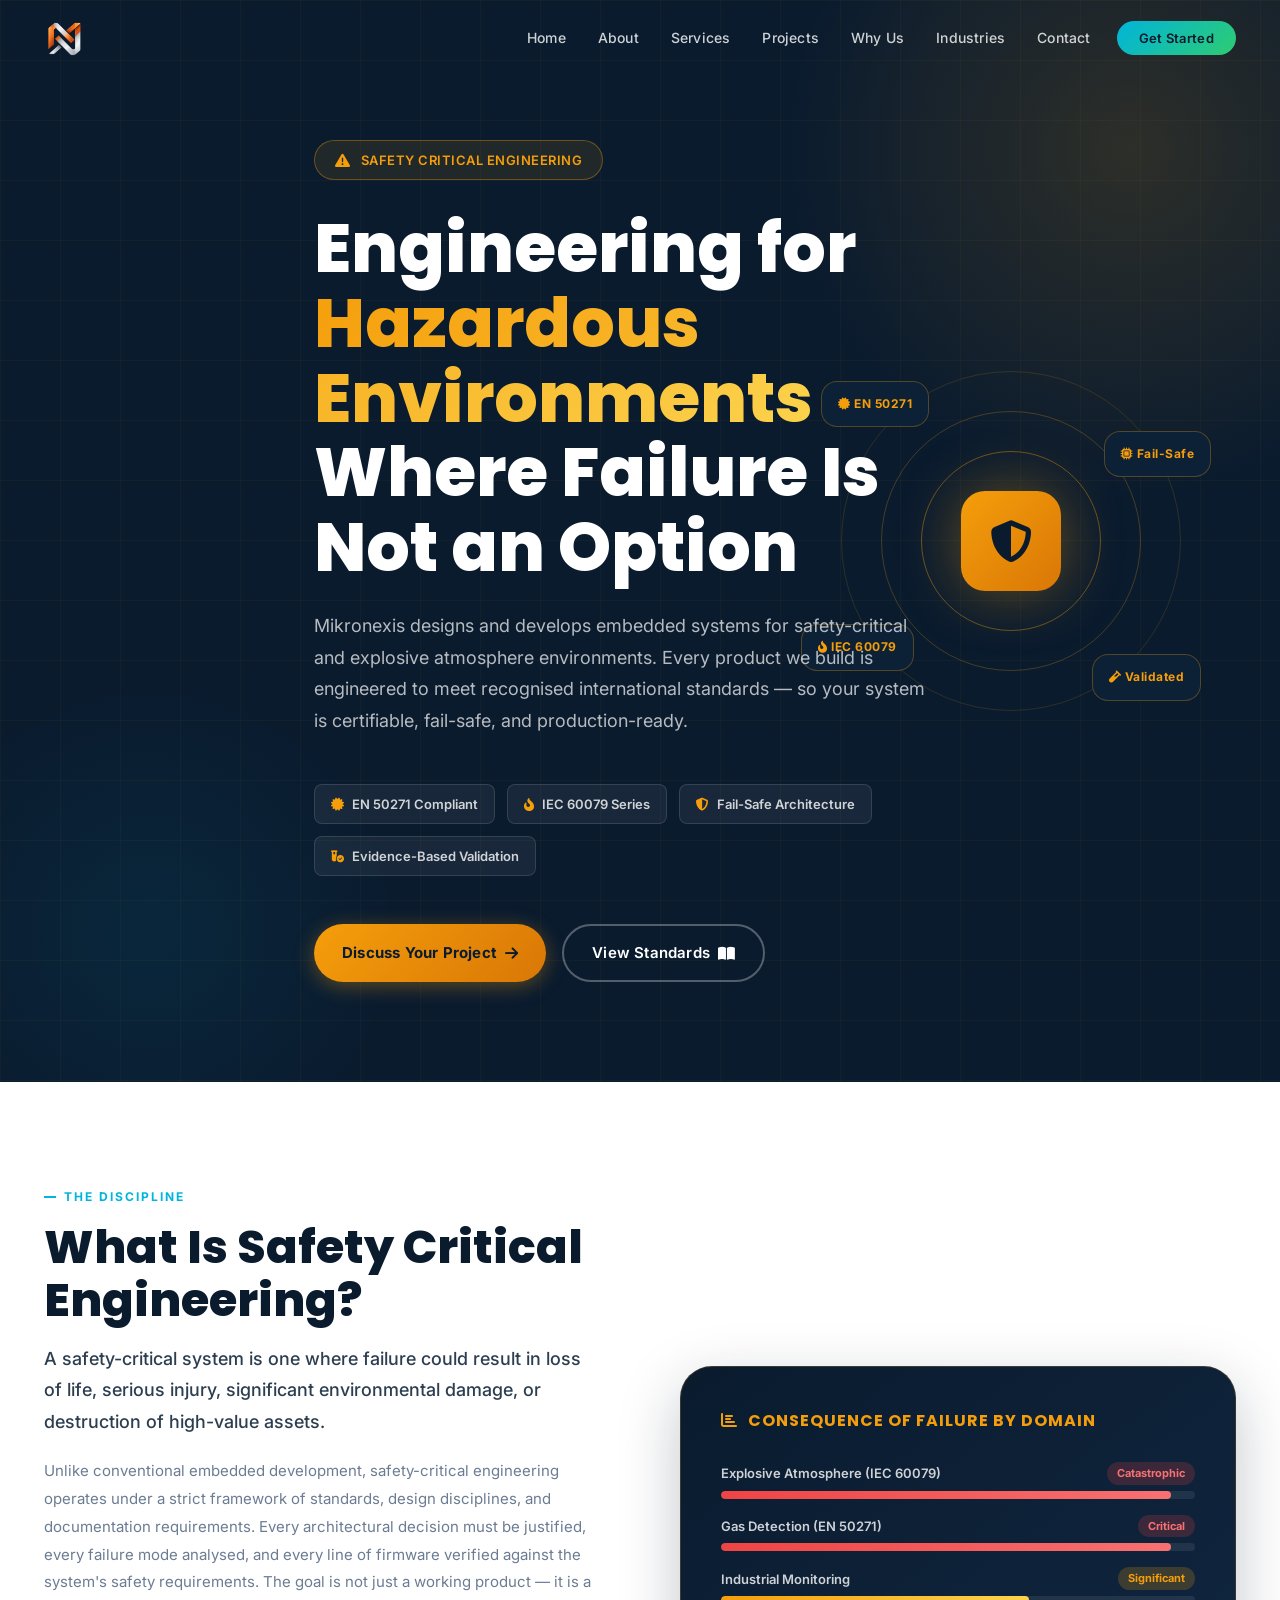
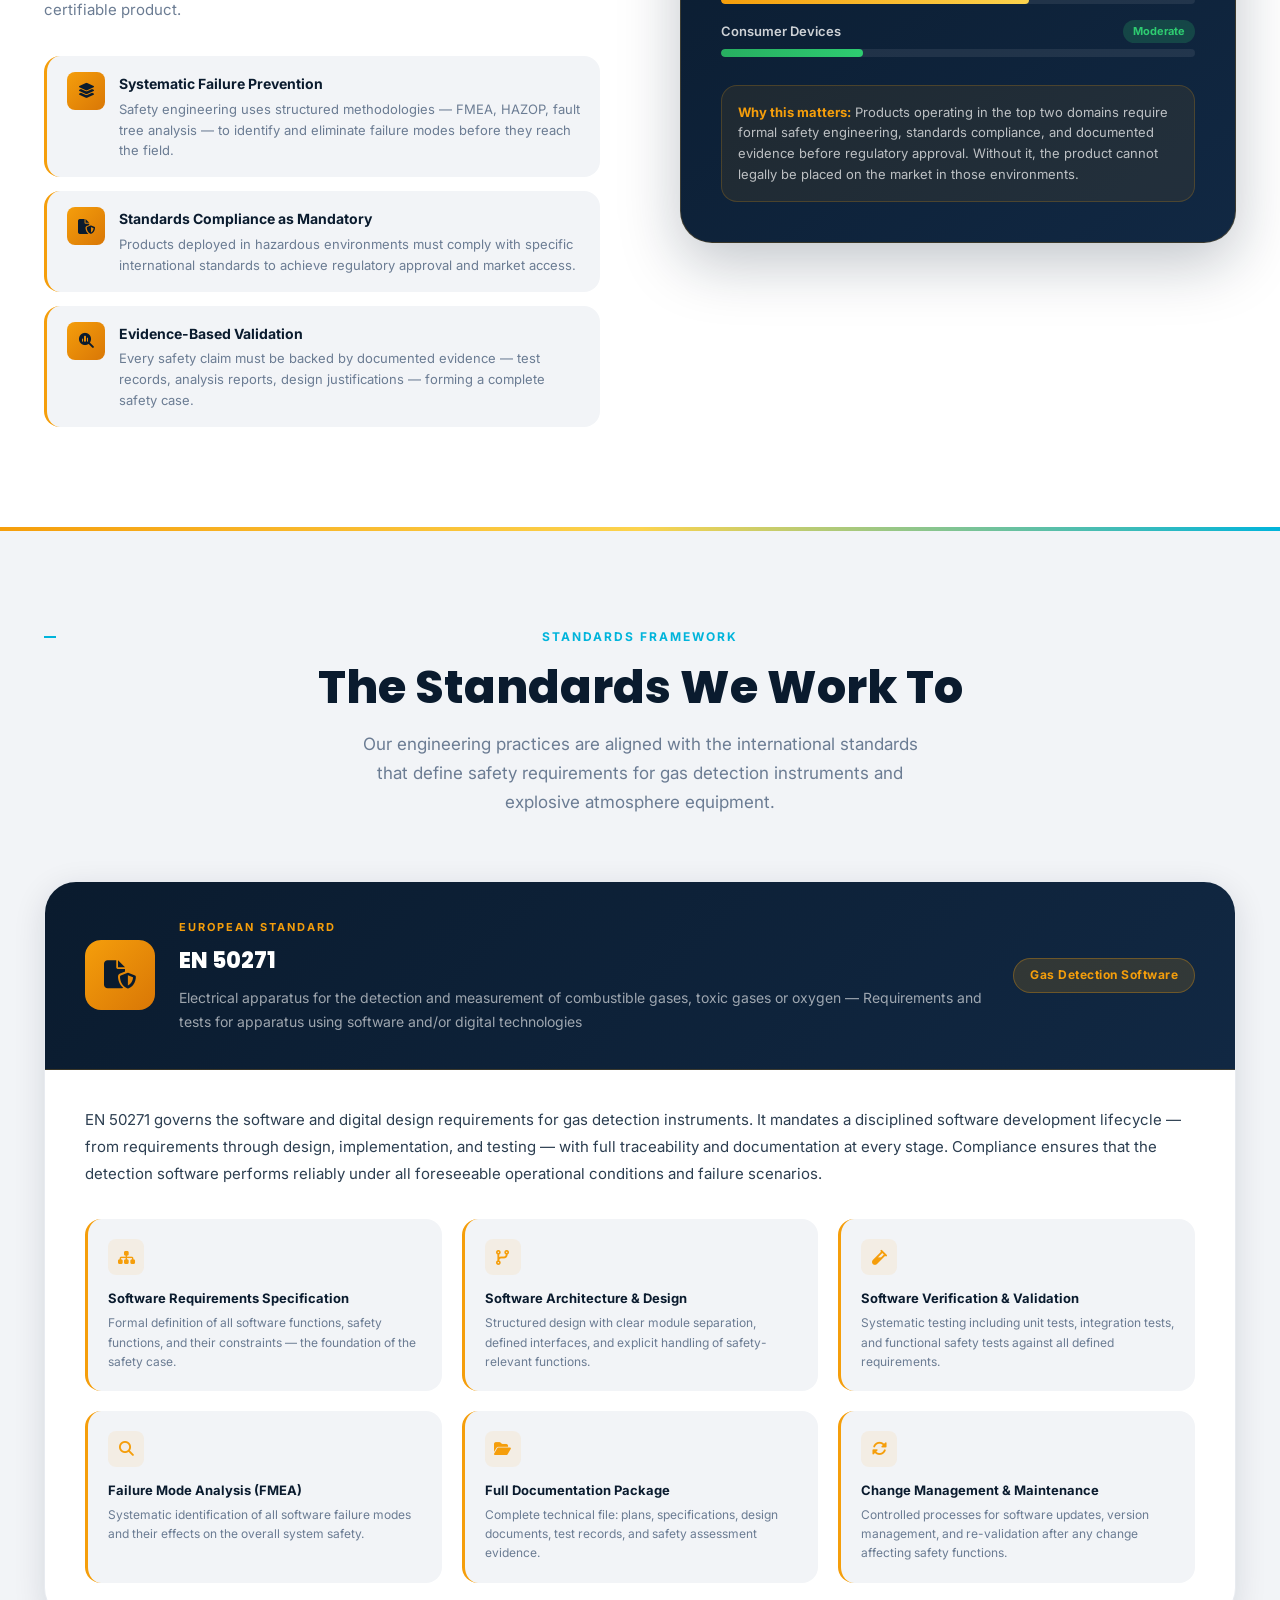
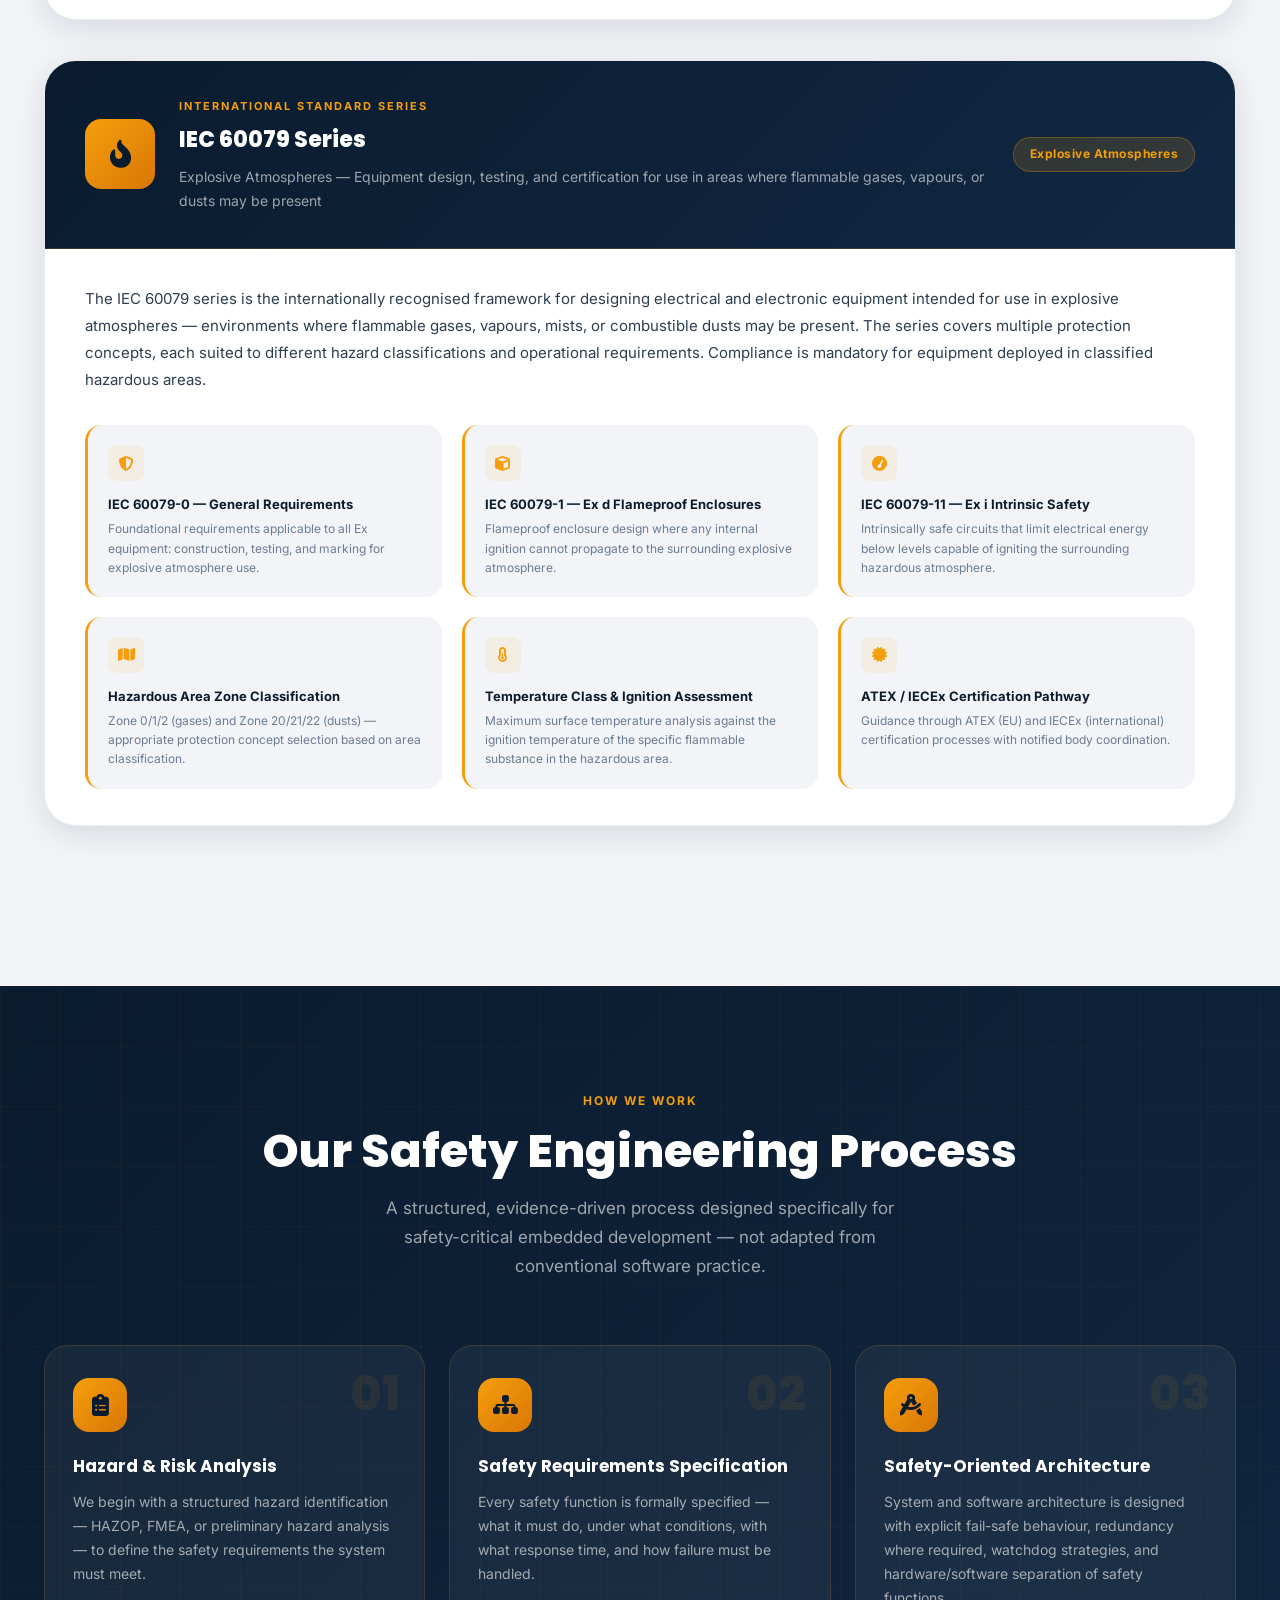
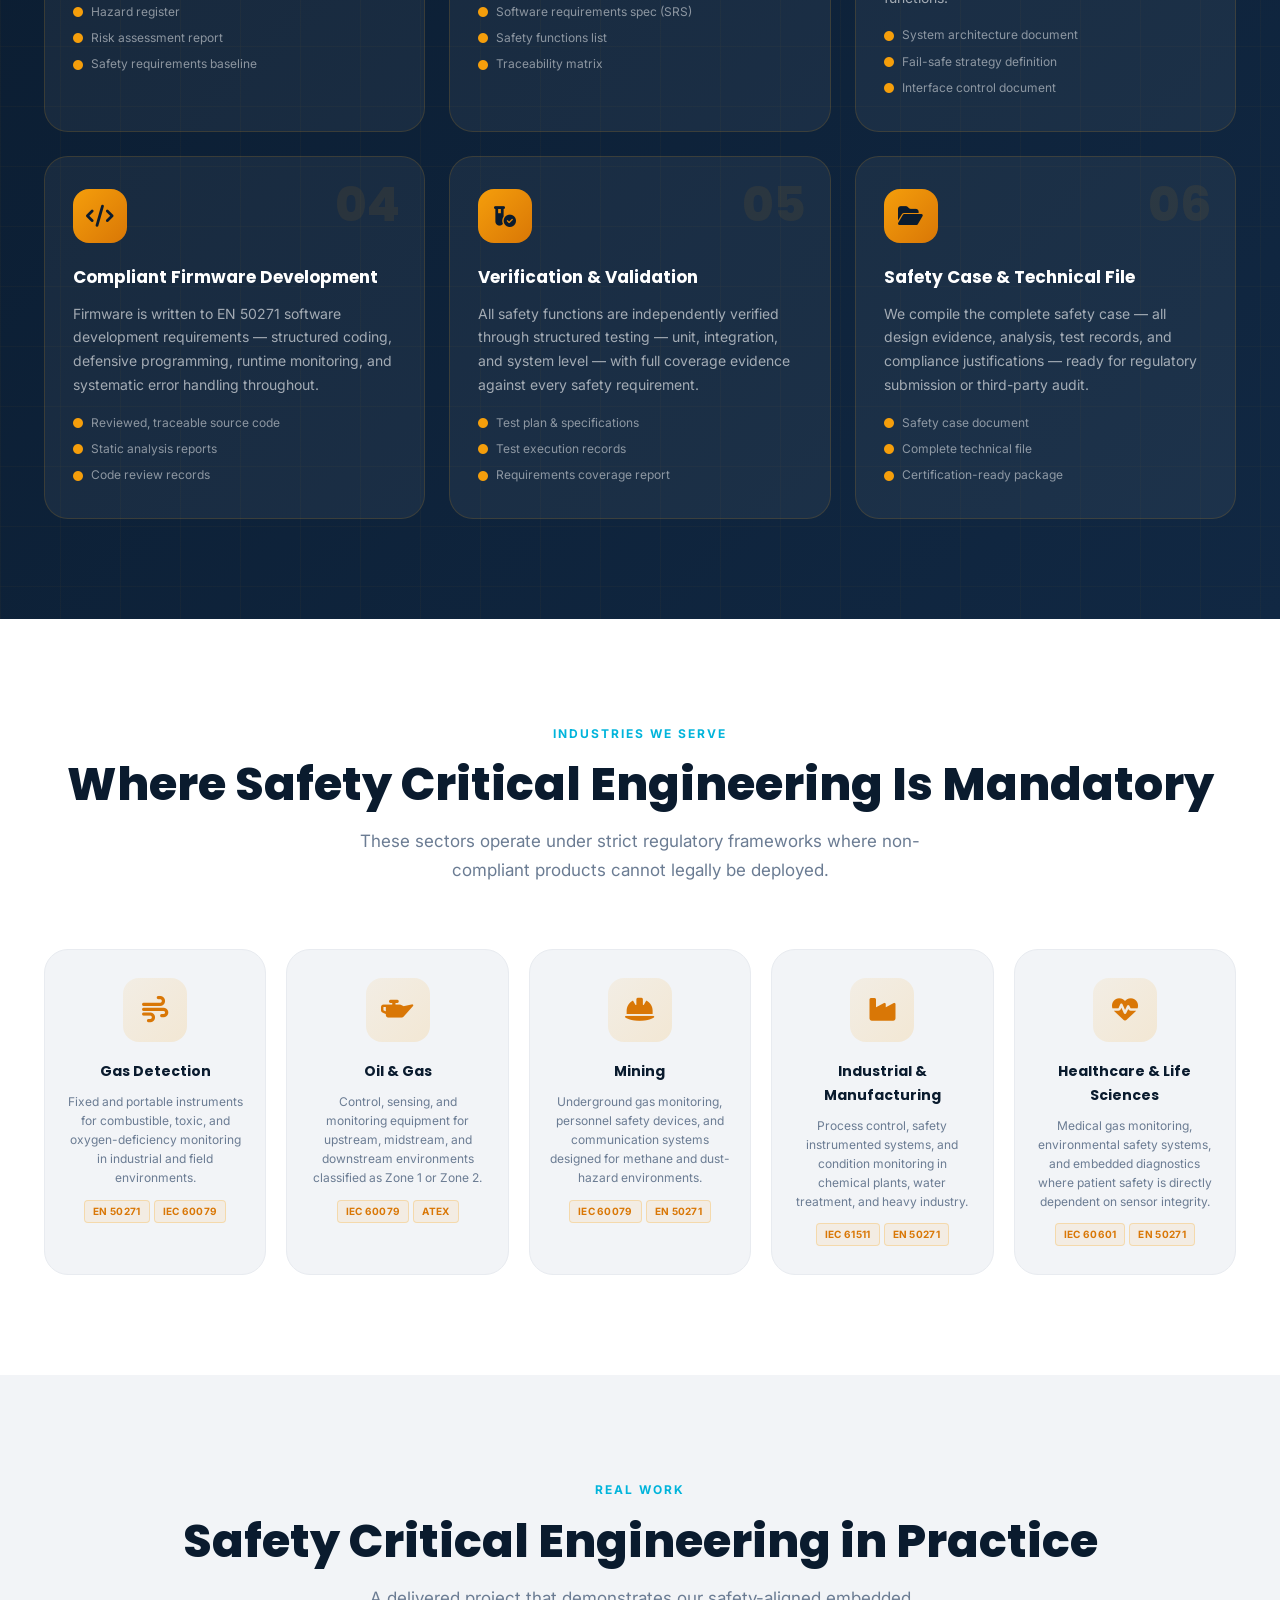
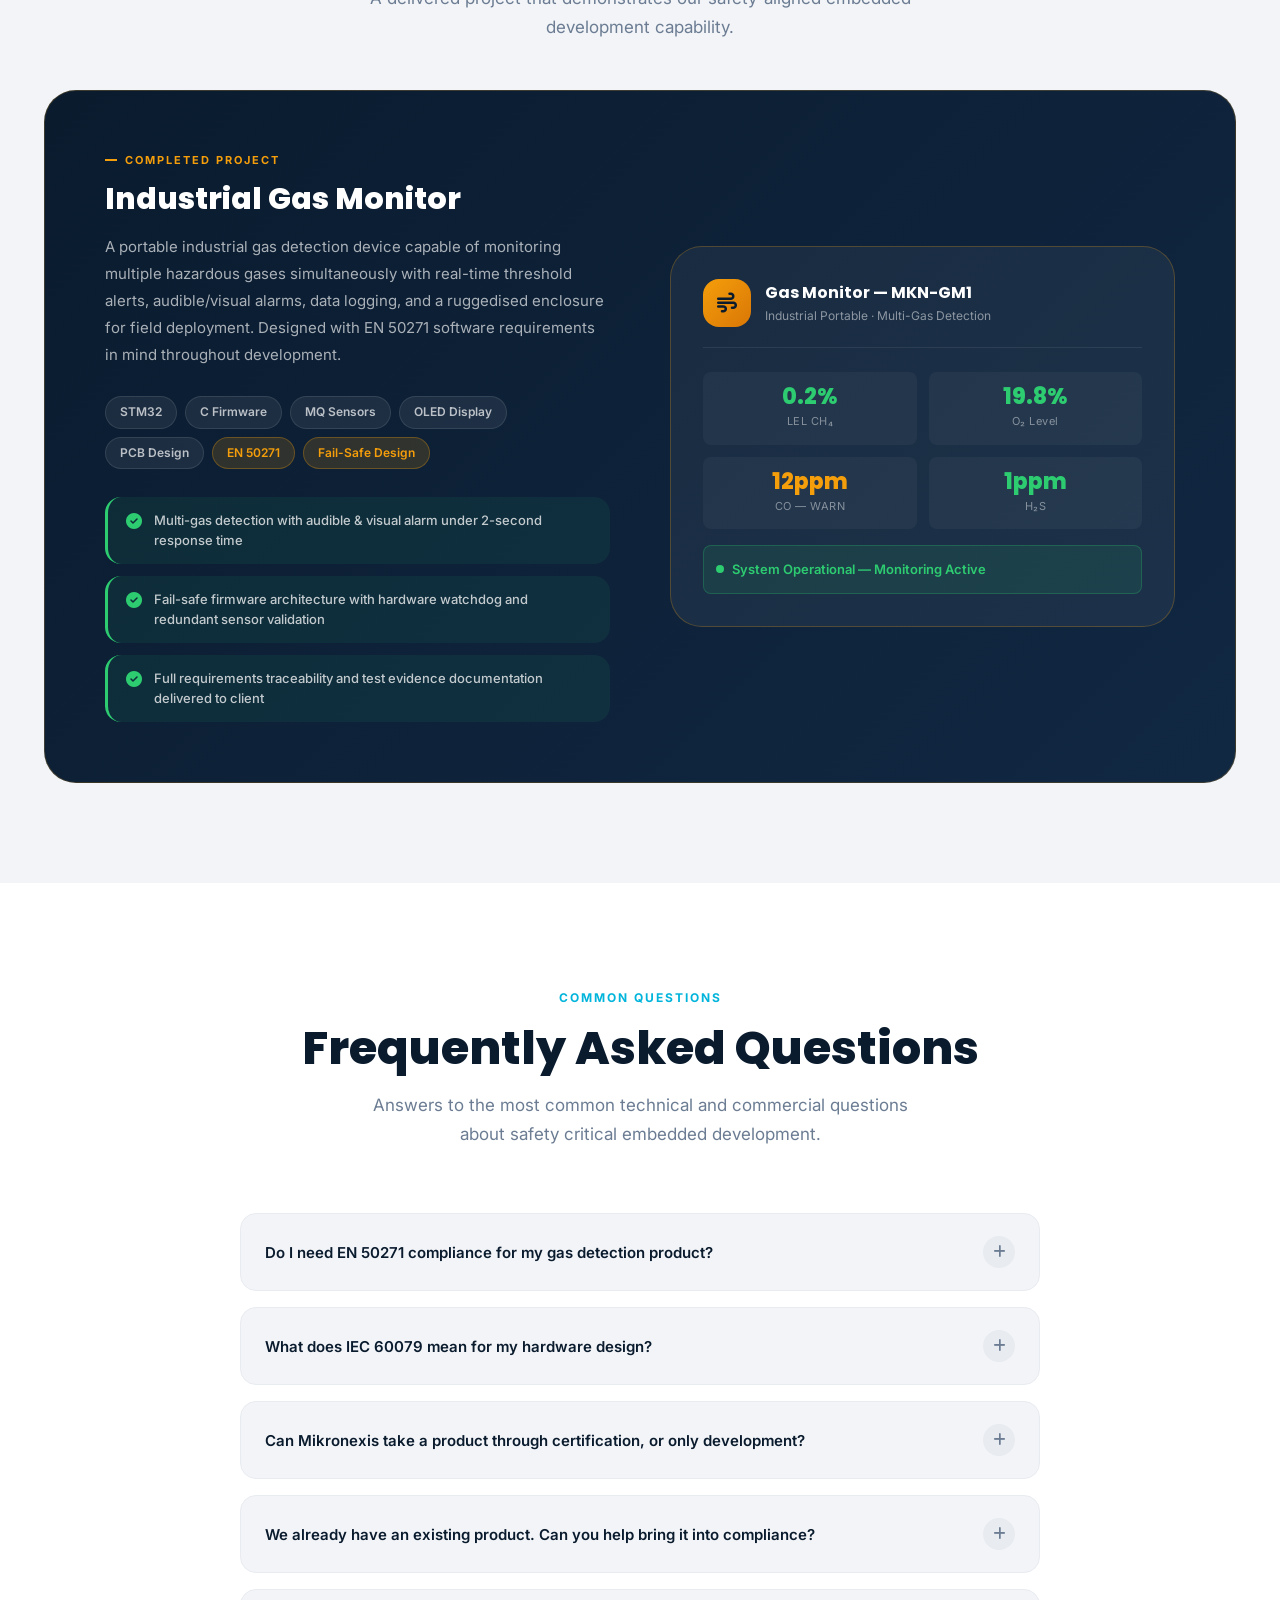
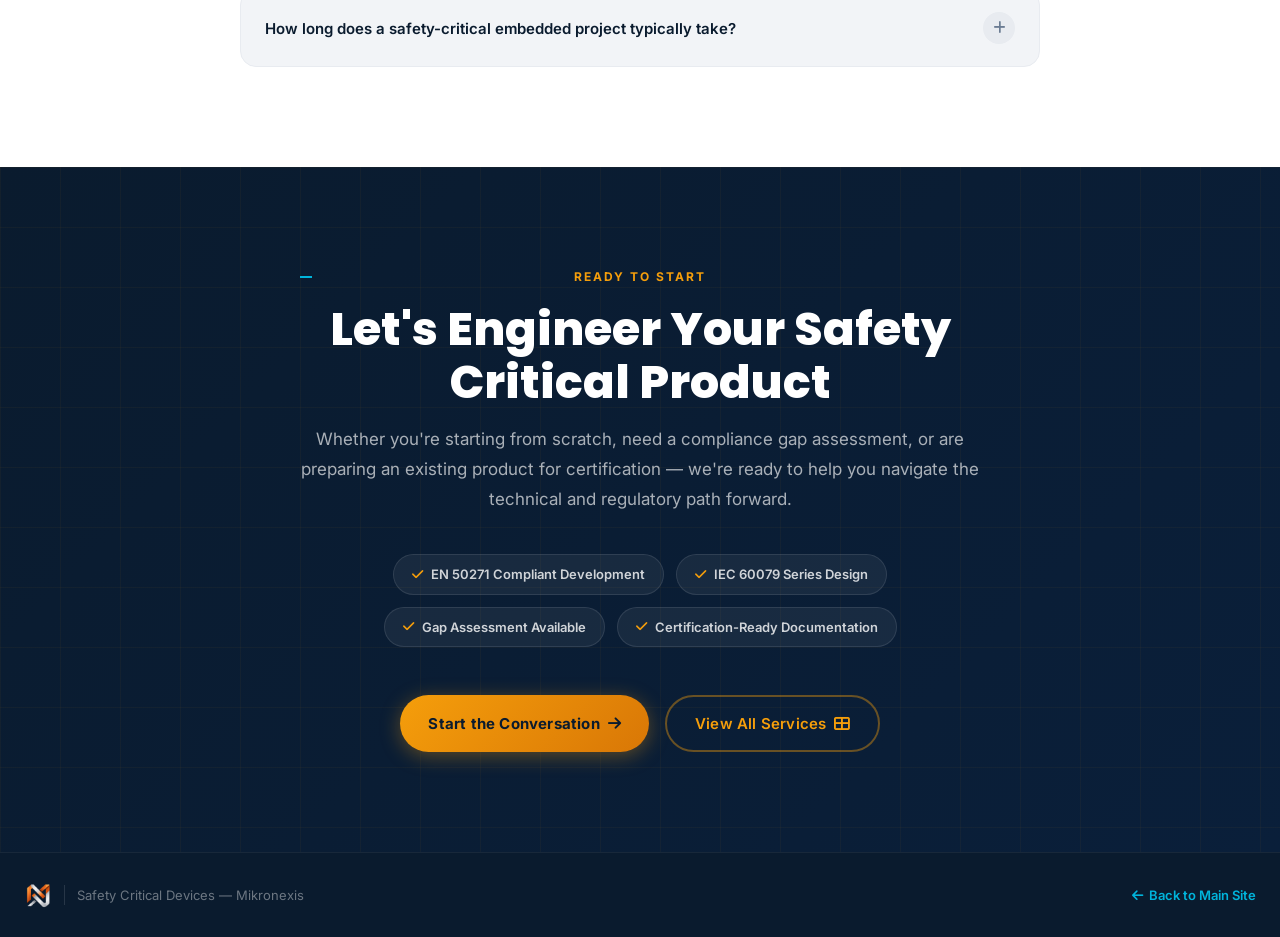
<file: safety-critical.html>
<!DOCTYPE html>
<html lang="en">
<head>
  <meta charset="UTF-8" />
  <meta name="viewport" content="width=device-width, initial-scale=1.0" />
  <meta name="description" content="Mikronexis Safety Critical Devices — EN 50271 software compliance, IEC 60079 Series explosive atmosphere engineering, fail-safe firmware, and hazardous area system design." />
  <meta name="keywords" content="safety critical embedded, EN 50271, IEC 60079, explosive atmosphere, fail-safe firmware, hazardous area, SIL, functional safety, Mikronexis" />
  <title>Safety Critical Devices — Mikronexis</title>

  <!-- Fonts -->
  <link rel="preconnect" href="https://fonts.googleapis.com" />
  <link rel="preconnect" href="https://fonts.gstatic.com" crossorigin />
  <link href="https://fonts.googleapis.com/css2?family=Inter:wght@300;400;500;600;700;800;900&family=Poppins:wght@300;400;500;600;700;800;900&display=swap" rel="stylesheet" />

  <!-- Icons -->
  <link rel="stylesheet" href="https://cdnjs.cloudflare.com/ajax/libs/font-awesome/6.5.0/css/all.min.css" />

  <!-- Base Stylesheet -->
  <link rel="stylesheet" href="css/style.css" />

  <!-- Favicon -->
  <link rel="icon" type="image/png" href="assests/logo_dark.png" />

  <style>
    /* ============================================================
       SAFETY CRITICAL PAGE — Page-Specific Styles
       Safety Accent: --amber: #F59E0B
    ============================================================ */
    :root {
      --amber:       #F59E0B;
      --amber-dark:  #D97706;
      --amber-light: #FCD34D;
      --amber-bg:    rgba(245,158,11,0.08);
      --amber-border:rgba(245,158,11,0.25);
    }

    /* ---- PRELOADER ---- */
    #sc-preloader {
      position: fixed;
      inset: 0;
      background: var(--navy);
      z-index: 9999;
      display: flex;
      align-items: center;
      justify-content: center;
      transition: opacity 0.5s ease, visibility 0.5s ease;
    }
    #sc-preloader.hidden { opacity: 0; visibility: hidden; }

    /* ---- NAV BACK LINK ---- */
    .nav-back {
      display: inline-flex;
      align-items: center;
      gap: 8px;
      color: rgba(255,255,255,0.7);
      font-size: 13px;
      font-weight: 500;
      padding: 8px 14px;
      border-radius: var(--radius-sm);
      transition: var(--transition);
    }
    .nav-back:hover { color: var(--amber); background: rgba(245,158,11,0.08); }

    /* ---- HERO ---- */
    .sc-hero {
      min-height: 100vh;
      background: var(--navy);
      position: relative;
      display: flex;
      align-items: center;
      overflow: hidden;
      padding: 140px 24px 100px;
    }

    .sc-hero-bg-grid {
      position: absolute;
      inset: 0;
      background-image:
        linear-gradient(rgba(245,158,11,0.04) 1px, transparent 1px),
        linear-gradient(90deg, rgba(245,158,11,0.04) 1px, transparent 1px);
      background-size: 60px 60px;
      pointer-events: none;
    }

    .sc-hero::before {
      content: '';
      position: absolute;
      top: -200px; right: -200px;
      width: 700px; height: 700px;
      background: radial-gradient(circle, rgba(245,158,11,0.15) 0%, transparent 70%);
      pointer-events: none;
    }

    .sc-hero::after {
      content: '';
      position: absolute;
      bottom: -100px; left: -100px;
      width: 500px; height: 500px;
      background: radial-gradient(circle, rgba(0,180,219,0.08) 0%, transparent 70%);
      pointer-events: none;
    }

    .sc-hero-content {
      position: relative;
      z-index: 2;
      max-width: 700px;
    }

    .sc-hero-badge {
      display: inline-flex;
      align-items: center;
      gap: 10px;
      background: rgba(245,158,11,0.1);
      border: 1px solid rgba(245,158,11,0.35);
      color: var(--amber);
      font-size: 13px;
      font-weight: 600;
      padding: 8px 20px;
      border-radius: 50px;
      margin-bottom: 32px;
      letter-spacing: 0.5px;
      text-transform: uppercase;
    }

    .sc-hero-badge i { font-size: 15px; animation: warningPulse 2s ease-in-out infinite; }

    @keyframes warningPulse {
      0%, 100% { opacity: 1; transform: scale(1); }
      50% { opacity: 0.6; transform: scale(1.1); }
    }

    .sc-hero-title {
      font-family: 'Poppins', sans-serif;
      font-size: clamp(38px, 5.5vw, 68px);
      font-weight: 800;
      color: var(--white);
      line-height: 1.1;
      margin-bottom: 24px;
    }

    .sc-hero-title .amber-text {
      background: linear-gradient(135deg, var(--amber) 0%, var(--amber-light) 100%);
      -webkit-background-clip: text;
      -webkit-text-fill-color: transparent;
      background-clip: text;
    }

    .sc-hero-subtitle {
      color: rgba(255,255,255,0.7);
      font-size: clamp(15px, 2vw, 18px);
      line-height: 1.75;
      margin-bottom: 48px;
      max-width: 620px;
    }

    .sc-hero-certs {
      display: flex;
      flex-wrap: wrap;
      gap: 12px;
      margin-bottom: 48px;
    }

    .cert-badge {
      display: inline-flex;
      align-items: center;
      gap: 8px;
      background: rgba(255,255,255,0.06);
      border: 1px solid rgba(255,255,255,0.12);
      color: rgba(255,255,255,0.8);
      font-size: 13px;
      font-weight: 600;
      padding: 8px 16px;
      border-radius: var(--radius-sm);
    }

    .cert-badge i { color: var(--amber); }

    .sc-hero-actions {
      display: flex;
      gap: 16px;
      flex-wrap: wrap;
    }

    .btn-amber {
      background: linear-gradient(135deg, var(--amber), var(--amber-dark));
      color: var(--navy);
      font-weight: 700;
      box-shadow: 0 4px 20px rgba(245,158,11,0.35);
    }

    .btn-amber:hover {
      transform: translateY(-3px);
      box-shadow: 0 8px 30px rgba(245,158,11,0.5);
    }

    /* Hero visual panel */
    .sc-hero-visual {
      position: absolute;
      right: 0; top: 0; bottom: 0;
      width: 42%;
      display: flex;
      align-items: center;
      justify-content: center;
      z-index: 1;
    }

    .sc-shield-graphic {
      width: 340px;
      height: 380px;
      position: relative;
      display: flex;
      align-items: center;
      justify-content: center;
    }

    .sc-shield-graphic .shield-ring {
      position: absolute;
      border-radius: 50%;
      border: 1px solid rgba(245,158,11,0.15);
      animation: ringPulse 3s ease-in-out infinite;
    }

    .sc-shield-graphic .shield-ring:nth-child(1) { width: 340px; height: 340px; animation-delay: 0s; }
    .sc-shield-graphic .shield-ring:nth-child(2) { width: 260px; height: 260px; animation-delay: 0.5s; border-color: rgba(245,158,11,0.25); }
    .sc-shield-graphic .shield-ring:nth-child(3) { width: 180px; height: 180px; animation-delay: 1s; border-color: rgba(245,158,11,0.4); }

    @keyframes ringPulse {
      0%, 100% { transform: scale(1); opacity: 0.6; }
      50% { transform: scale(1.04); opacity: 1; }
    }

    .sc-shield-core {
      position: relative;
      z-index: 2;
      width: 100px; height: 100px;
      background: linear-gradient(135deg, var(--amber), var(--amber-dark));
      border-radius: var(--radius-lg);
      display: flex;
      align-items: center;
      justify-content: center;
      font-size: 42px;
      color: var(--navy);
      box-shadow: 0 0 60px rgba(245,158,11,0.4);
      animation: coreGlow 2.5s ease-in-out infinite;
    }

    @keyframes coreGlow {
      0%, 100% { box-shadow: 0 0 40px rgba(245,158,11,0.3); }
      50% { box-shadow: 0 0 80px rgba(245,158,11,0.6); }
    }

    /* Floating spec badges */
    .sc-spec-float {
      position: absolute;
      background: rgba(13,33,55,0.95);
      border: 1px solid rgba(245,158,11,0.3);
      border-radius: var(--radius-md);
      padding: 12px 16px;
      font-size: 12px;
      font-weight: 700;
      color: var(--amber);
      letter-spacing: 0.5px;
      white-space: nowrap;
      backdrop-filter: blur(8px);
    }

    .sc-spec-float.sf1 { top: 30px; left: -20px; animation: floatChip 4s ease-in-out infinite; }
    .sc-spec-float.sf2 { bottom: 60px; left: -40px; animation: floatChip 4s ease-in-out infinite 1s; }
    .sc-spec-float.sf3 { top: 80px; right: -30px; animation: floatChip 4s ease-in-out infinite 2s; }
    .sc-spec-float.sf4 { bottom: 30px; right: -20px; animation: floatChip 4s ease-in-out infinite 0.5s; }

    @keyframes floatChip {
      0%, 100% { transform: translateY(0); }
      50% { transform: translateY(-8px); }
    }

    /* ---- WHAT IS SECTION ---- */
    .sc-what-section {
      background: var(--white);
      padding: 100px 0;
    }

    .sc-what-grid {
      display: grid;
      grid-template-columns: 1fr 1fr;
      gap: 80px;
      align-items: center;
    }

    .sc-what-content .section-tag { display: inline-flex; }

    .sc-what-lead {
      font-size: 18px;
      font-weight: 500;
      color: var(--text-mid);
      line-height: 1.75;
      margin-bottom: 20px;
    }

    .sc-what-body {
      font-size: 15px;
      color: var(--text-light);
      line-height: 1.85;
      margin-bottom: 32px;
    }

    .sc-what-points {
      display: flex;
      flex-direction: column;
      gap: 14px;
    }

    .sc-what-point {
      display: flex;
      gap: 14px;
      align-items: flex-start;
      padding: 16px 20px;
      background: var(--bg);
      border-radius: var(--radius-md);
      border-left: 3px solid var(--amber);
    }

    .sc-what-point .wp-icon {
      width: 38px; height: 38px;
      flex-shrink: 0;
      background: linear-gradient(135deg, var(--amber), var(--amber-dark));
      border-radius: var(--radius-sm);
      display: flex;
      align-items: center;
      justify-content: center;
      color: var(--navy);
      font-size: 15px;
    }

    .sc-what-point h4 {
      font-size: 14px;
      font-weight: 700;
      color: var(--text-dark);
      margin-bottom: 3px;
    }

    .sc-what-point p {
      font-size: 13px;
      color: var(--text-light);
      line-height: 1.6;
    }

    /* Right side — risk visual */
    .sc-risk-visual {
      position: relative;
    }

    .sc-risk-card {
      background: linear-gradient(145deg, var(--navy) 0%, var(--navy-light) 100%);
      border-radius: var(--radius-xl);
      padding: 40px;
      border: 1px solid rgba(245,158,11,0.2);
      box-shadow: 0 20px 60px rgba(10,27,46,0.25);
    }

    .sc-risk-title {
      font-family: 'Poppins', sans-serif;
      font-size: 16px;
      font-weight: 700;
      color: var(--amber);
      letter-spacing: 1px;
      text-transform: uppercase;
      margin-bottom: 28px;
      display: flex;
      align-items: center;
      gap: 10px;
    }

    .sc-risk-levels {
      display: flex;
      flex-direction: column;
      gap: 16px;
    }

    .sc-risk-level {
      display: flex;
      flex-direction: column;
      gap: 6px;
    }

    .sc-risk-label {
      display: flex;
      justify-content: space-between;
      align-items: center;
    }

    .sc-risk-label span:first-child {
      font-size: 13px;
      font-weight: 600;
      color: rgba(255,255,255,0.8);
    }

    .sc-risk-label span:last-child {
      font-size: 11px;
      font-weight: 700;
      padding: 2px 10px;
      border-radius: 50px;
    }

    .risk-high .sc-risk-label span:last-child { background: rgba(239,68,68,0.2); color: #f87171; }
    .risk-med  .sc-risk-label span:last-child { background: rgba(245,158,11,0.2); color: var(--amber); }
    .risk-low  .sc-risk-label span:last-child { background: rgba(46,204,113,0.2); color: var(--green); }

    .sc-risk-bar {
      height: 8px;
      background: rgba(255,255,255,0.08);
      border-radius: 4px;
      overflow: hidden;
    }

    .sc-risk-fill {
      height: 100%;
      border-radius: 4px;
      animation: fillBar 1.5s ease forwards;
    }

    @keyframes fillBar {
      from { width: 0; }
    }

    .risk-high .sc-risk-fill { background: linear-gradient(90deg, #ef4444, #f87171); width: 95%; }
    .risk-med  .sc-risk-fill { background: linear-gradient(90deg, var(--amber), var(--amber-light)); width: 65%; }
    .risk-low  .sc-risk-fill { background: linear-gradient(90deg, var(--green-dark), var(--green)); width: 30%; }

    .sc-risk-note {
      margin-top: 28px;
      padding: 16px;
      background: rgba(245,158,11,0.08);
      border: 1px solid rgba(245,158,11,0.2);
      border-radius: var(--radius-md);
      font-size: 13px;
      color: rgba(255,255,255,0.7);
      line-height: 1.6;
    }

    .sc-risk-note strong { color: var(--amber); }

    /* ---- STANDARDS SECTION ---- */
    .sc-standards-section {
      background: var(--bg);
      padding: 100px 0;
      position: relative;
      overflow: hidden;
    }

    .sc-standards-section::before {
      content: '';
      position: absolute;
      top: 0; left: 0; right: 0;
      height: 4px;
      background: linear-gradient(90deg, var(--amber), var(--amber-light), var(--cyan));
    }

    .sc-standards-intro {
      text-align: center;
      margin-bottom: 64px;
    }

    /* Big standard blocks */
    .sc-std-blocks {
      display: flex;
      flex-direction: column;
      gap: 40px;
      margin-bottom: 60px;
    }

    .sc-std-block {
      background: var(--white);
      border-radius: var(--radius-xl);
      overflow: hidden;
      box-shadow: var(--shadow-md);
      border: 1.5px solid var(--bg-dark);
    }

    .sc-std-header {
      background: linear-gradient(135deg, var(--navy), var(--navy-light));
      padding: 36px 40px;
      display: flex;
      align-items: center;
      gap: 24px;
      border-bottom: 1px solid rgba(245,158,11,0.2);
    }

    .sc-std-icon {
      width: 70px; height: 70px;
      background: linear-gradient(135deg, var(--amber), var(--amber-dark));
      border-radius: var(--radius-md);
      display: flex;
      align-items: center;
      justify-content: center;
      font-size: 28px;
      color: var(--navy);
      flex-shrink: 0;
    }

    .sc-std-meta { flex: 1; }

    .sc-std-number {
      font-size: 11px;
      font-weight: 700;
      letter-spacing: 2px;
      color: var(--amber);
      text-transform: uppercase;
      margin-bottom: 6px;
    }

    .sc-std-name {
      font-family: 'Poppins', sans-serif;
      font-size: 22px;
      font-weight: 800;
      color: var(--white);
      margin-bottom: 6px;
    }

    .sc-std-scope {
      font-size: 14px;
      color: rgba(255,255,255,0.6);
    }

    .sc-std-badge {
      background: rgba(245,158,11,0.15);
      border: 1px solid rgba(245,158,11,0.3);
      color: var(--amber);
      font-size: 12px;
      font-weight: 700;
      padding: 6px 16px;
      border-radius: 50px;
      letter-spacing: 0.5px;
      white-space: nowrap;
    }

    .sc-std-body {
      padding: 36px 40px;
    }

    .sc-std-desc {
      font-size: 15px;
      color: var(--text-mid);
      line-height: 1.8;
      margin-bottom: 32px;
    }

    .sc-std-grid {
      display: grid;
      grid-template-columns: repeat(3, 1fr);
      gap: 20px;
    }

    .sc-std-item {
      background: var(--bg);
      border-radius: var(--radius-md);
      padding: 20px;
      border-left: 3px solid var(--amber);
      transition: var(--transition);
    }

    .sc-std-item:hover {
      background: var(--bg-dark);
      transform: translateX(4px);
    }

    .sc-std-item-icon {
      width: 36px; height: 36px;
      background: var(--amber-bg);
      border-radius: var(--radius-sm);
      display: flex;
      align-items: center;
      justify-content: center;
      color: var(--amber);
      font-size: 15px;
      margin-bottom: 12px;
    }

    .sc-std-item h4 {
      font-size: 13px;
      font-weight: 700;
      color: var(--text-dark);
      margin-bottom: 4px;
    }

    .sc-std-item p {
      font-size: 12px;
      color: var(--text-light);
      line-height: 1.6;
    }

    /* ---- PROCESS SECTION ---- */
    .sc-process-section {
      background: linear-gradient(135deg, var(--navy) 0%, var(--navy-light) 100%);
      padding: 100px 0;
      position: relative;
      overflow: hidden;
    }

    .sc-process-section::before {
      content: '';
      position: absolute;
      inset: 0;
      background-image:
        linear-gradient(rgba(245,158,11,0.03) 1px, transparent 1px),
        linear-gradient(90deg, rgba(245,158,11,0.03) 1px, transparent 1px);
      background-size: 60px 60px;
      pointer-events: none;
    }

    .sc-process-section .section-title { color: var(--white); }
    .sc-process-section .section-sub { color: rgba(255,255,255,0.6); }

    .sc-process-grid {
      display: grid;
      grid-template-columns: repeat(3, 1fr);
      gap: 24px;
      margin-top: 60px;
    }

    .sc-process-card {
      background: rgba(255,255,255,0.05);
      border: 1px solid rgba(245,158,11,0.15);
      border-radius: var(--radius-lg);
      padding: 32px 28px;
      position: relative;
      transition: var(--transition);
    }

    .sc-process-card:hover {
      background: rgba(245,158,11,0.06);
      border-color: rgba(245,158,11,0.35);
      transform: translateY(-6px);
    }

    .sc-process-step-num {
      position: absolute;
      top: 24px; right: 24px;
      font-family: 'Poppins', sans-serif;
      font-size: 48px;
      font-weight: 800;
      color: rgba(245,158,11,0.08);
      line-height: 1;
    }

    .sc-process-icon {
      width: 54px; height: 54px;
      background: linear-gradient(135deg, var(--amber), var(--amber-dark));
      border-radius: var(--radius-md);
      display: flex;
      align-items: center;
      justify-content: center;
      font-size: 22px;
      color: var(--navy);
      margin-bottom: 20px;
    }

    .sc-process-card h3 {
      font-family: 'Poppins', sans-serif;
      font-size: 17px;
      font-weight: 700;
      color: var(--white);
      margin-bottom: 10px;
    }

    .sc-process-card p {
      font-size: 14px;
      color: rgba(255,255,255,0.6);
      line-height: 1.7;
      margin-bottom: 16px;
    }

    .sc-process-outputs {
      display: flex;
      flex-direction: column;
      gap: 6px;
    }

    .sc-process-output {
      display: flex;
      align-items: center;
      gap: 8px;
      font-size: 12px;
      color: rgba(255,255,255,0.5);
    }

    .sc-process-output i { color: var(--amber); font-size: 10px; }

    /* ---- INDUSTRIES SECTION ---- */
    .sc-industries-section {
      background: var(--white);
      padding: 100px 0;
    }

    .sc-industries-grid {
      display: grid;
      grid-template-columns: repeat(5, 1fr);
      gap: 20px;
    }

    .sc-industry-card {
      background: var(--bg);
      border-radius: var(--radius-lg);
      padding: 28px 20px;
      text-align: center;
      border: 1.5px solid var(--bg-dark);
      transition: var(--transition);
      position: relative;
      overflow: hidden;
    }

    .sc-industry-card::after {
      content: '';
      position: absolute;
      bottom: 0; left: 0; right: 0;
      height: 3px;
      background: linear-gradient(90deg, var(--amber), var(--amber-light));
      transform: scaleX(0);
      transition: var(--transition);
    }

    .sc-industry-card:hover {
      transform: translateY(-8px);
      box-shadow: var(--shadow-lg);
      background: var(--white);
      border-color: transparent;
    }

    .sc-industry-card:hover::after { transform: scaleX(1); }

    .sc-industry-icon {
      width: 64px; height: 64px;
      background: linear-gradient(135deg, var(--amber-bg), rgba(245,158,11,0.15));
      border-radius: var(--radius-md);
      display: flex;
      align-items: center;
      justify-content: center;
      font-size: 26px;
      color: var(--amber-dark);
      margin: 0 auto 18px;
      transition: var(--transition);
    }

    .sc-industry-card:hover .sc-industry-icon {
      background: linear-gradient(135deg, var(--amber), var(--amber-dark));
      color: var(--navy);
    }

    .sc-industry-card h3 {
      font-family: 'Poppins', sans-serif;
      font-size: 14px;
      font-weight: 700;
      color: var(--text-dark);
      margin-bottom: 8px;
    }

    .sc-industry-card p {
      font-size: 12px;
      color: var(--text-light);
      line-height: 1.6;
    }

    .sc-industry-standards {
      display: flex;
      flex-wrap: wrap;
      gap: 4px;
      justify-content: center;
      margin-top: 12px;
    }

    .sc-industry-std {
      font-size: 10px;
      font-weight: 700;
      background: var(--amber-bg);
      color: var(--amber-dark);
      border: 1px solid var(--amber-border);
      padding: 2px 8px;
      border-radius: 4px;
      letter-spacing: 0.3px;
    }

    /* ---- PORTFOLIO PROOF SECTION ---- */
    .sc-proof-section {
      background: var(--bg);
      padding: 100px 0;
    }

    .sc-proof-inner {
      background: linear-gradient(135deg, var(--navy) 0%, var(--navy-light) 100%);
      border-radius: var(--radius-xl);
      padding: 60px;
      border: 1px solid rgba(245,158,11,0.2);
      display: grid;
      grid-template-columns: 1fr 1fr;
      gap: 60px;
      align-items: center;
    }

    .sc-proof-tag {
      color: var(--amber);
      font-size: 11px;
      font-weight: 700;
      letter-spacing: 2px;
      text-transform: uppercase;
      margin-bottom: 12px;
      display: flex;
      align-items: center;
      gap: 8px;
    }

    .sc-proof-tag::before {
      content: '';
      display: block;
      width: 12px; height: 2px;
      background: var(--amber);
    }

    .sc-proof-title {
      font-family: 'Poppins', sans-serif;
      font-size: 30px;
      font-weight: 800;
      color: var(--white);
      line-height: 1.2;
      margin-bottom: 16px;
    }

    .sc-proof-desc {
      font-size: 15px;
      color: rgba(255,255,255,0.65);
      line-height: 1.8;
      margin-bottom: 28px;
    }

    .sc-proof-stack {
      display: flex;
      flex-wrap: wrap;
      gap: 8px;
      margin-bottom: 28px;
    }

    .sc-proof-chip {
      font-size: 12px;
      font-weight: 600;
      padding: 5px 14px;
      border-radius: 50px;
      background: rgba(255,255,255,0.07);
      color: rgba(255,255,255,0.7);
      border: 1px solid rgba(255,255,255,0.1);
    }

    .sc-proof-chip.amber-chip {
      background: rgba(245,158,11,0.15);
      color: var(--amber);
      border-color: rgba(245,158,11,0.3);
    }

    .sc-proof-outcome {
      display: flex;
      flex-direction: column;
      gap: 12px;
    }

    .sc-proof-outcome-item {
      display: flex;
      align-items: flex-start;
      gap: 12px;
      padding: 14px 18px;
      background: rgba(46,204,113,0.08);
      border-radius: var(--radius-md);
      border-left: 3px solid var(--green);
    }

    .sc-proof-outcome-item i {
      color: var(--green);
      margin-top: 2px;
      flex-shrink: 0;
    }

    .sc-proof-outcome-item span {
      font-size: 13px;
      color: rgba(255,255,255,0.75);
      font-weight: 500;
      line-height: 1.5;
    }

    /* Right — device visual */
    .sc-proof-device {
      display: flex;
      flex-direction: column;
      gap: 16px;
    }

    .sc-device-mockup {
      background: rgba(255,255,255,0.05);
      border: 1px solid rgba(245,158,11,0.25);
      border-radius: var(--radius-xl);
      padding: 32px;
    }

    .sc-device-header {
      display: flex;
      align-items: center;
      gap: 14px;
      margin-bottom: 24px;
      padding-bottom: 20px;
      border-bottom: 1px solid rgba(255,255,255,0.08);
    }

    .sc-device-icon {
      width: 48px; height: 48px;
      background: linear-gradient(135deg, var(--amber), var(--amber-dark));
      border-radius: var(--radius-md);
      display: flex;
      align-items: center;
      justify-content: center;
      font-size: 20px;
      color: var(--navy);
    }

    .sc-device-name {
      font-family: 'Poppins', sans-serif;
      font-size: 16px;
      font-weight: 700;
      color: var(--white);
    }

    .sc-device-type {
      font-size: 12px;
      color: rgba(255,255,255,0.5);
    }

    .sc-device-readings {
      display: grid;
      grid-template-columns: 1fr 1fr;
      gap: 12px;
    }

    .sc-reading {
      background: rgba(255,255,255,0.04);
      border-radius: var(--radius-sm);
      padding: 14px;
      text-align: center;
    }

    .sc-reading-value {
      font-family: 'Poppins', sans-serif;
      font-size: 22px;
      font-weight: 800;
      color: var(--green);
      line-height: 1;
      margin-bottom: 4px;
    }

    .sc-reading-value.alert { color: var(--amber); animation: warningPulse 1.5s ease-in-out infinite; }

    .sc-reading-label {
      font-size: 11px;
      color: rgba(255,255,255,0.45);
      letter-spacing: 0.5px;
    }

    .sc-device-status {
      margin-top: 16px;
      padding: 12px;
      background: rgba(46,204,113,0.1);
      border: 1px solid rgba(46,204,113,0.25);
      border-radius: var(--radius-sm);
      display: flex;
      align-items: center;
      gap: 8px;
      font-size: 13px;
      font-weight: 600;
      color: var(--green);
    }

    .sc-device-status-dot {
      width: 8px; height: 8px;
      background: var(--green);
      border-radius: 50%;
      animation: blink 1.5s ease-in-out infinite;
    }

    /* ---- FAQ SECTION ---- */
    .sc-faq-section {
      background: var(--white);
      padding: 100px 0;
    }

    .sc-faq-grid {
      max-width: 800px;
      margin: 0 auto;
      display: flex;
      flex-direction: column;
      gap: 16px;
    }

    .sc-faq-item {
      background: var(--bg);
      border-radius: var(--radius-md);
      border: 1.5px solid var(--bg-dark);
      overflow: hidden;
      transition: var(--transition);
    }

    .sc-faq-item.open {
      border-color: var(--amber-border);
      box-shadow: var(--shadow-sm);
    }

    .sc-faq-question {
      width: 100%;
      display: flex;
      align-items: center;
      justify-content: space-between;
      gap: 16px;
      padding: 22px 24px;
      cursor: pointer;
      background: none;
      font-family: var(--font-main);
      text-align: left;
    }

    .sc-faq-question span {
      font-size: 15px;
      font-weight: 600;
      color: var(--text-dark);
      line-height: 1.4;
    }

    .sc-faq-icon {
      width: 32px; height: 32px;
      background: var(--bg-dark);
      border-radius: 50%;
      display: flex;
      align-items: center;
      justify-content: center;
      color: var(--text-light);
      font-size: 14px;
      flex-shrink: 0;
      transition: var(--transition);
    }

    .sc-faq-item.open .sc-faq-icon {
      background: var(--amber);
      color: var(--navy);
      transform: rotate(45deg);
    }

    .sc-faq-answer {
      max-height: 0;
      overflow: hidden;
      transition: max-height 0.4s ease;
    }

    .sc-faq-item.open .sc-faq-answer {
      max-height: 500px;
    }

    .sc-faq-answer-inner {
      padding: 0 24px 22px;
      font-size: 14px;
      color: var(--text-light);
      line-height: 1.8;
      border-top: 1px solid var(--bg-dark);
      padding-top: 18px;
    }

    .sc-faq-answer-inner strong { color: var(--text-dark); }
    .sc-faq-answer-inner a { color: var(--amber-dark); text-decoration: underline; }

    /* ---- CTA SECTION ---- */
    .sc-cta-section {
      background: linear-gradient(135deg, var(--navy) 0%, #0a1f3a 100%);
      padding: 100px 0;
      position: relative;
      overflow: hidden;
    }

    .sc-cta-section::before {
      content: '';
      position: absolute;
      inset: 0;
      background-image:
        linear-gradient(rgba(245,158,11,0.04) 1px, transparent 1px),
        linear-gradient(90deg, rgba(245,158,11,0.04) 1px, transparent 1px);
      background-size: 60px 60px;
    }

    .sc-cta-inner {
      position: relative;
      z-index: 1;
      text-align: center;
      max-width: 680px;
      margin: 0 auto;
    }

    .sc-cta-section .section-title { color: var(--white); }

    .sc-cta-desc {
      font-size: 17px;
      color: rgba(255,255,255,0.65);
      line-height: 1.75;
      margin-bottom: 40px;
    }

    .sc-cta-checklist {
      display: flex;
      justify-content: center;
      flex-wrap: wrap;
      gap: 12px;
      margin-bottom: 48px;
    }

    .sc-cta-check {
      display: inline-flex;
      align-items: center;
      gap: 8px;
      background: rgba(255,255,255,0.06);
      border: 1px solid rgba(255,255,255,0.1);
      border-radius: 50px;
      padding: 8px 18px;
      font-size: 13px;
      font-weight: 600;
      color: rgba(255,255,255,0.8);
    }

    .sc-cta-check i { color: var(--amber); }

    .sc-cta-actions {
      display: flex;
      justify-content: center;
      gap: 16px;
      flex-wrap: wrap;
    }

    .btn-outline-amber {
      background: transparent;
      color: var(--amber);
      border: 2px solid rgba(245,158,11,0.4);
    }

    .btn-outline-amber:hover {
      background: rgba(245,158,11,0.08);
      border-color: var(--amber);
      transform: translateY(-3px);
    }

    /* ---- FOOTER (minimal) ---- */
    .sc-footer-bar {
      background: var(--navy);
      border-top: 1px solid rgba(255,255,255,0.06);
      padding: 28px 24px;
      display: flex;
      align-items: center;
      justify-content: space-between;
      gap: 16px;
      flex-wrap: wrap;
    }

    .sc-footer-left {
      display: flex;
      align-items: center;
      gap: 12px;
    }

    .sc-footer-logo { height: 28px; }

    .sc-footer-sep {
      width: 1px; height: 20px;
      background: rgba(255,255,255,0.12);
    }

    .sc-footer-text {
      font-size: 13px;
      color: rgba(255,255,255,0.4);
    }

    .sc-footer-link {
      font-size: 13px;
      font-weight: 600;
      color: var(--cyan);
      display: inline-flex;
      align-items: center;
      gap: 6px;
      transition: var(--transition);
    }

    .sc-footer-link:hover { color: var(--amber); }

    /* ---- RESPONSIVE ---- */
    @media (max-width: 1024px) {
      .sc-hero-visual { display: none; }
      .sc-standards-section .sc-std-grid { grid-template-columns: repeat(2, 1fr); }
      .sc-industries-grid { grid-template-columns: repeat(3, 1fr); }
      .sc-proof-inner { grid-template-columns: 1fr; gap: 40px; }
      .sc-what-grid { grid-template-columns: 1fr; gap: 48px; }
    }

    @media (max-width: 768px) {
      .sc-hero { padding: 120px 24px 80px; }
      .sc-process-grid { grid-template-columns: 1fr; }
      .sc-industries-grid { grid-template-columns: repeat(2, 1fr); }
      .sc-std-grid { grid-template-columns: 1fr !important; }
      .sc-proof-inner { padding: 36px 28px; }
      .sc-std-header { flex-direction: column; align-items: flex-start; gap: 16px; }
      .sc-std-body { padding: 28px; }
      .sc-device-readings { grid-template-columns: repeat(2, 1fr); }
    }

    @media (max-width: 480px) {
      .sc-hero-title { font-size: 34px; }
      .sc-industries-grid { grid-template-columns: 1fr 1fr; }
      .sc-proof-inner { padding: 28px 20px; }
    }
  </style>
</head>
<body>

  <!-- ========== PRELOADER ========== -->
  <div id="sc-preloader">
    <div class="preloader-inner">
      <img src="assests/logo_dark.png" alt="Mikronexis" class="preloader-logo" />
      <div class="preloader-bar"><span></span></div>
    </div>
  </div>

  <!-- ========== NAVIGATION ========== -->
  <nav id="navbar">
    <div class="nav-container">
      <a href="index.html" class="nav-logo">
        <img src="assests/logo_dark.png" alt="Mikronexis Logo" class="logo-img" />
      </a>

      <button class="nav-toggle" id="navToggle" aria-label="Toggle navigation">
        <span></span><span></span><span></span>
      </button>

      <ul class="nav-links" id="navLinks">
        <li><a href="index.html#home" class="nav-link">Home</a></li>
        <li><a href="index.html#about" class="nav-link">About</a></li>
        <li><a href="index.html#services" class="nav-link">Services</a></li>
        <li><a href="index.html#projects" class="nav-link">Projects</a></li>
        <li><a href="index.html#why-us" class="nav-link">Why Us</a></li>
        <li><a href="index.html#market" class="nav-link">Industries</a></li>
        <li><a href="index.html#contact" class="nav-link">Contact</a></li>
        <li><a href="index.html#contact" class="nav-cta-btn">Get Started</a></li>
      </ul>
    </div>
  </nav>

  <!-- ========== HERO ========== -->
  <section class="sc-hero">
    <div class="sc-hero-bg-grid"></div>

    <div class="sc-hero-content container">

      <div class="sc-hero-badge">
        <i class="fas fa-triangle-exclamation"></i>
        Safety Critical Engineering
      </div>

      <h1 class="sc-hero-title">
        Engineering for<br />
        <span class="amber-text">Hazardous Environments</span><br />
        Where Failure Is Not an Option
      </h1>

      <p class="sc-hero-subtitle">
        Mikronexis designs and develops embedded systems for safety-critical and explosive atmosphere environments.
        Every product we build is engineered to meet recognised international standards — so your system is
        certifiable, fail-safe, and production-ready.
      </p>

      <div class="sc-hero-certs">
        <div class="cert-badge"><i class="fas fa-certificate"></i> EN 50271 Compliant</div>
        <div class="cert-badge"><i class="fas fa-fire-flame-curved"></i> IEC 60079 Series</div>
        <div class="cert-badge"><i class="fas fa-shield-halved"></i> Fail-Safe Architecture</div>
        <div class="cert-badge"><i class="fas fa-vial-circle-check"></i> Evidence-Based Validation</div>
      </div>

      <div class="sc-hero-actions">
        <a href="index.html#contact" class="btn btn-amber">
          Discuss Your Project <i class="fas fa-arrow-right"></i>
        </a>
        <a href="#sc-standards" class="btn btn-outline">
          View Standards <i class="fas fa-book-open"></i>
        </a>
      </div>
    </div>

    <!-- Shield Graphic -->
    <div class="sc-hero-visual">
      <div class="sc-shield-graphic">
        <div class="shield-ring"></div>
        <div class="shield-ring"></div>
        <div class="shield-ring"></div>
        <div class="sc-shield-core">
          <i class="fas fa-shield-halved"></i>
        </div>
        <div class="sc-spec-float sf1"><i class="fas fa-certificate"></i> EN 50271</div>
        <div class="sc-spec-float sf2"><i class="fas fa-fire-flame-curved"></i> IEC 60079</div>
        <div class="sc-spec-float sf3"><i class="fas fa-microchip"></i> Fail-Safe</div>
        <div class="sc-spec-float sf4"><i class="fas fa-vial"></i> Validated</div>
      </div>
    </div>
  </section>

  <!-- ========== WHAT IS SAFETY CRITICAL ========== -->
  <section class="sc-what-section">
    <div class="container">
      <div class="sc-what-grid">

        <div class="sc-what-content" data-aos="fade-right">
          <div class="section-tag">The Discipline</div>
          <h2 class="section-title">What Is Safety Critical Engineering?</h2>
          <p class="sc-what-lead">
            A safety-critical system is one where failure could result in loss of life, serious injury,
            significant environmental damage, or destruction of high-value assets.
          </p>
          <p class="sc-what-body">
            Unlike conventional embedded development, safety-critical engineering operates under a strict framework
            of standards, design disciplines, and documentation requirements. Every architectural decision must be
            justified, every failure mode analysed, and every line of firmware verified against the system's
            safety requirements. The goal is not just a working product — it is a certifiable product.
          </p>

          <div class="sc-what-points">
            <div class="sc-what-point">
              <div class="wp-icon"><i class="fas fa-layer-group"></i></div>
              <div>
                <h4>Systematic Failure Prevention</h4>
                <p>Safety engineering uses structured methodologies — FMEA, HAZOP, fault tree analysis — to identify and eliminate failure modes before they reach the field.</p>
              </div>
            </div>
            <div class="sc-what-point">
              <div class="wp-icon"><i class="fas fa-file-shield"></i></div>
              <div>
                <h4>Standards Compliance as Mandatory</h4>
                <p>Products deployed in hazardous environments must comply with specific international standards to achieve regulatory approval and market access.</p>
              </div>
            </div>
            <div class="sc-what-point">
              <div class="wp-icon"><i class="fas fa-magnifying-glass-chart"></i></div>
              <div>
                <h4>Evidence-Based Validation</h4>
                <p>Every safety claim must be backed by documented evidence — test records, analysis reports, design justifications — forming a complete safety case.</p>
              </div>
            </div>
          </div>
        </div>

        <!-- Risk Visual -->
        <div class="sc-risk-visual" data-aos="fade-left">
          <div class="sc-risk-card">
            <div class="sc-risk-title">
              <i class="fas fa-chart-bar"></i>
              Consequence of Failure by Domain
            </div>
            <div class="sc-risk-levels">
              <div class="sc-risk-level risk-high">
                <div class="sc-risk-label">
                  <span>Explosive Atmosphere (IEC 60079)</span>
                  <span>Catastrophic</span>
                </div>
                <div class="sc-risk-bar"><div class="sc-risk-fill"></div></div>
              </div>
              <div class="sc-risk-level risk-high">
                <div class="sc-risk-label">
                  <span>Gas Detection (EN 50271)</span>
                  <span>Critical</span>
                </div>
                <div class="sc-risk-bar"><div class="sc-risk-fill"></div></div>
              </div>
              <div class="sc-risk-level risk-med">
                <div class="sc-risk-label">
                  <span>Industrial Monitoring</span>
                  <span>Significant</span>
                </div>
                <div class="sc-risk-bar"><div class="sc-risk-fill"></div></div>
              </div>
              <div class="sc-risk-level risk-low">
                <div class="sc-risk-label">
                  <span>Consumer Devices</span>
                  <span>Moderate</span>
                </div>
                <div class="sc-risk-bar"><div class="sc-risk-fill"></div></div>
              </div>
            </div>
            <div class="sc-risk-note">
              <strong>Why this matters:</strong> Products operating in the top two domains require formal
              safety engineering, standards compliance, and documented evidence before regulatory approval.
              Without it, the product cannot legally be placed on the market in those environments.
            </div>
          </div>
        </div>

      </div>
    </div>
  </section>

  <!-- ========== STANDARDS DEEP DIVE ========== -->
  <section class="sc-standards-section" id="sc-standards">
    <div class="container">
      <div class="sc-standards-intro" data-aos="fade-up">
        <div class="section-tag" style="padding-left:0; display:block; text-align:center;">
          <span style="position:relative; padding-left:0;">Standards Framework</span>
        </div>
        <h2 class="section-title">The Standards We Work To</h2>
        <p class="section-sub">
          Our engineering practices are aligned with the international standards that define safety requirements
          for gas detection instruments and explosive atmosphere equipment.
        </p>
      </div>

      <div class="sc-std-blocks">

        <!-- EN 50271 -->
        <div class="sc-std-block" data-aos="fade-up">
          <div class="sc-std-header">
            <div class="sc-std-icon"><i class="fas fa-file-shield"></i></div>
            <div class="sc-std-meta">
              <div class="sc-std-number">European Standard</div>
              <div class="sc-std-name">EN 50271</div>
              <div class="sc-std-scope">Electrical apparatus for the detection and measurement of combustible gases, toxic gases or oxygen — Requirements and tests for apparatus using software and/or digital technologies</div>
            </div>
            <div class="sc-std-badge">Gas Detection Software</div>
          </div>
          <div class="sc-std-body">
            <p class="sc-std-desc">
              EN 50271 governs the software and digital design requirements for gas detection instruments.
              It mandates a disciplined software development lifecycle — from requirements through design,
              implementation, and testing — with full traceability and documentation at every stage.
              Compliance ensures that the detection software performs reliably under all foreseeable
              operational conditions and failure scenarios.
            </p>
            <div class="sc-std-grid">
              <div class="sc-std-item">
                <div class="sc-std-item-icon"><i class="fas fa-sitemap"></i></div>
                <h4>Software Requirements Specification</h4>
                <p>Formal definition of all software functions, safety functions, and their constraints — the foundation of the safety case.</p>
              </div>
              <div class="sc-std-item">
                <div class="sc-std-item-icon"><i class="fas fa-code-branch"></i></div>
                <h4>Software Architecture & Design</h4>
                <p>Structured design with clear module separation, defined interfaces, and explicit handling of safety-relevant functions.</p>
              </div>
              <div class="sc-std-item">
                <div class="sc-std-item-icon"><i class="fas fa-vial"></i></div>
                <h4>Software Verification & Validation</h4>
                <p>Systematic testing including unit tests, integration tests, and functional safety tests against all defined requirements.</p>
              </div>
              <div class="sc-std-item">
                <div class="sc-std-item-icon"><i class="fas fa-magnifying-glass"></i></div>
                <h4>Failure Mode Analysis (FMEA)</h4>
                <p>Systematic identification of all software failure modes and their effects on the overall system safety.</p>
              </div>
              <div class="sc-std-item">
                <div class="sc-std-item-icon"><i class="fas fa-folder-open"></i></div>
                <h4>Full Documentation Package</h4>
                <p>Complete technical file: plans, specifications, design documents, test records, and safety assessment evidence.</p>
              </div>
              <div class="sc-std-item">
                <div class="sc-std-item-icon"><i class="fas fa-rotate"></i></div>
                <h4>Change Management & Maintenance</h4>
                <p>Controlled processes for software updates, version management, and re-validation after any change affecting safety functions.</p>
              </div>
            </div>
          </div>
        </div>

        <!-- IEC 60079 -->
        <div class="sc-std-block" data-aos="fade-up" data-aos-delay="100">
          <div class="sc-std-header">
            <div class="sc-std-icon"><i class="fas fa-fire-flame-curved"></i></div>
            <div class="sc-std-meta">
              <div class="sc-std-number">International Standard Series</div>
              <div class="sc-std-name">IEC 60079 Series</div>
              <div class="sc-std-scope">Explosive Atmospheres — Equipment design, testing, and certification for use in areas where flammable gases, vapours, or dusts may be present</div>
            </div>
            <div class="sc-std-badge">Explosive Atmospheres</div>
          </div>
          <div class="sc-std-body">
            <p class="sc-std-desc">
              The IEC 60079 series is the internationally recognised framework for designing electrical and
              electronic equipment intended for use in explosive atmospheres — environments where flammable
              gases, vapours, mists, or combustible dusts may be present. The series covers multiple
              protection concepts, each suited to different hazard classifications and operational requirements.
              Compliance is mandatory for equipment deployed in classified hazardous areas.
            </p>
            <div class="sc-std-grid">
              <div class="sc-std-item">
                <div class="sc-std-item-icon"><i class="fas fa-shield-halved"></i></div>
                <h4>IEC 60079-0 — General Requirements</h4>
                <p>Foundational requirements applicable to all Ex equipment: construction, testing, and marking for explosive atmosphere use.</p>
              </div>
              <div class="sc-std-item">
                <div class="sc-std-item-icon"><i class="fas fa-cube"></i></div>
                <h4>IEC 60079-1 — Ex d Flameproof Enclosures</h4>
                <p>Flameproof enclosure design where any internal ignition cannot propagate to the surrounding explosive atmosphere.</p>
              </div>
              <div class="sc-std-item">
                <div class="sc-std-item-icon"><i class="fas fa-gauge-simple-high"></i></div>
                <h4>IEC 60079-11 — Ex i Intrinsic Safety</h4>
                <p>Intrinsically safe circuits that limit electrical energy below levels capable of igniting the surrounding hazardous atmosphere.</p>
              </div>
              <div class="sc-std-item">
                <div class="sc-std-item-icon"><i class="fas fa-map"></i></div>
                <h4>Hazardous Area Zone Classification</h4>
                <p>Zone 0/1/2 (gases) and Zone 20/21/22 (dusts) — appropriate protection concept selection based on area classification.</p>
              </div>
              <div class="sc-std-item">
                <div class="sc-std-item-icon"><i class="fas fa-thermometer-half"></i></div>
                <h4>Temperature Class & Ignition Assessment</h4>
                <p>Maximum surface temperature analysis against the ignition temperature of the specific flammable substance in the hazardous area.</p>
              </div>
              <div class="sc-std-item">
                <div class="sc-std-item-icon"><i class="fas fa-certificate"></i></div>
                <h4>ATEX / IECEx Certification Pathway</h4>
                <p>Guidance through ATEX (EU) and IECEx (international) certification processes with notified body coordination.</p>
              </div>
            </div>
          </div>
        </div>

      </div>
    </div>
  </section>

  <!-- ========== ENGINEERING PROCESS ========== -->
  <section class="sc-process-section">
    <div class="container">
      <div class="section-header" data-aos="fade-up">
        <div class="section-tag" style="padding-left:0; color: var(--amber);">How We Work</div>
        <h2 class="section-title">Our Safety Engineering Process</h2>
        <p class="section-sub">
          A structured, evidence-driven process designed specifically for safety-critical embedded development — not adapted from conventional software practice.
        </p>
      </div>

      <div class="sc-process-grid">

        <div class="sc-process-card" data-aos="fade-up" data-aos-delay="100">
          <div class="sc-process-step-num">01</div>
          <div class="sc-process-icon"><i class="fas fa-clipboard-list"></i></div>
          <h3>Hazard & Risk Analysis</h3>
          <p>We begin with a structured hazard identification — HAZOP, FMEA, or preliminary hazard analysis — to define the safety requirements the system must meet.</p>
          <div class="sc-process-outputs">
            <div class="sc-process-output"><i class="fas fa-circle"></i> Hazard register</div>
            <div class="sc-process-output"><i class="fas fa-circle"></i> Risk assessment report</div>
            <div class="sc-process-output"><i class="fas fa-circle"></i> Safety requirements baseline</div>
          </div>
        </div>

        <div class="sc-process-card" data-aos="fade-up" data-aos-delay="150">
          <div class="sc-process-step-num">02</div>
          <div class="sc-process-icon"><i class="fas fa-sitemap"></i></div>
          <h3>Safety Requirements Specification</h3>
          <p>Every safety function is formally specified — what it must do, under what conditions, with what response time, and how failure must be handled.</p>
          <div class="sc-process-outputs">
            <div class="sc-process-output"><i class="fas fa-circle"></i> Software requirements spec (SRS)</div>
            <div class="sc-process-output"><i class="fas fa-circle"></i> Safety functions list</div>
            <div class="sc-process-output"><i class="fas fa-circle"></i> Traceability matrix</div>
          </div>
        </div>

        <div class="sc-process-card" data-aos="fade-up" data-aos-delay="200">
          <div class="sc-process-step-num">03</div>
          <div class="sc-process-icon"><i class="fas fa-drafting-compass"></i></div>
          <h3>Safety-Oriented Architecture</h3>
          <p>System and software architecture is designed with explicit fail-safe behaviour, redundancy where required, watchdog strategies, and hardware/software separation of safety functions.</p>
          <div class="sc-process-outputs">
            <div class="sc-process-output"><i class="fas fa-circle"></i> System architecture document</div>
            <div class="sc-process-output"><i class="fas fa-circle"></i> Fail-safe strategy definition</div>
            <div class="sc-process-output"><i class="fas fa-circle"></i> Interface control document</div>
          </div>
        </div>

        <div class="sc-process-card" data-aos="fade-up" data-aos-delay="250">
          <div class="sc-process-step-num">04</div>
          <div class="sc-process-icon"><i class="fas fa-code"></i></div>
          <h3>Compliant Firmware Development</h3>
          <p>Firmware is written to EN 50271 software development requirements — structured coding, defensive programming, runtime monitoring, and systematic error handling throughout.</p>
          <div class="sc-process-outputs">
            <div class="sc-process-output"><i class="fas fa-circle"></i> Reviewed, traceable source code</div>
            <div class="sc-process-output"><i class="fas fa-circle"></i> Static analysis reports</div>
            <div class="sc-process-output"><i class="fas fa-circle"></i> Code review records</div>
          </div>
        </div>

        <div class="sc-process-card" data-aos="fade-up" data-aos-delay="300">
          <div class="sc-process-step-num">05</div>
          <div class="sc-process-icon"><i class="fas fa-vial-circle-check"></i></div>
          <h3>Verification & Validation</h3>
          <p>All safety functions are independently verified through structured testing — unit, integration, and system level — with full coverage evidence against every safety requirement.</p>
          <div class="sc-process-outputs">
            <div class="sc-process-output"><i class="fas fa-circle"></i> Test plan & specifications</div>
            <div class="sc-process-output"><i class="fas fa-circle"></i> Test execution records</div>
            <div class="sc-process-output"><i class="fas fa-circle"></i> Requirements coverage report</div>
          </div>
        </div>

        <div class="sc-process-card" data-aos="fade-up" data-aos-delay="350">
          <div class="sc-process-step-num">06</div>
          <div class="sc-process-icon"><i class="fas fa-folder-open"></i></div>
          <h3>Safety Case & Technical File</h3>
          <p>We compile the complete safety case — all design evidence, analysis, test records, and compliance justifications — ready for regulatory submission or third-party audit.</p>
          <div class="sc-process-outputs">
            <div class="sc-process-output"><i class="fas fa-circle"></i> Safety case document</div>
            <div class="sc-process-output"><i class="fas fa-circle"></i> Complete technical file</div>
            <div class="sc-process-output"><i class="fas fa-circle"></i> Certification-ready package</div>
          </div>
        </div>

      </div>
    </div>
  </section>

  <!-- ========== INDUSTRIES ========== -->
  <section class="sc-industries-section">
    <div class="container">
      <div class="section-header" data-aos="fade-up">
        <div class="section-tag" style="padding-left:0;">Industries We Serve</div>
        <h2 class="section-title">Where Safety Critical Engineering Is Mandatory</h2>
        <p class="section-sub">
          These sectors operate under strict regulatory frameworks where non-compliant products cannot legally be deployed.
        </p>
      </div>

      <div class="sc-industries-grid">

        <div class="sc-industry-card" data-aos="fade-up" data-aos-delay="100">
          <div class="sc-industry-icon"><i class="fas fa-wind"></i></div>
          <h3>Gas Detection</h3>
          <p>Fixed and portable instruments for combustible, toxic, and oxygen-deficiency monitoring in industrial and field environments.</p>
          <div class="sc-industry-standards">
            <span class="sc-industry-std">EN 50271</span>
            <span class="sc-industry-std">IEC 60079</span>
          </div>
        </div>

        <div class="sc-industry-card" data-aos="fade-up" data-aos-delay="150">
          <div class="sc-industry-icon"><i class="fas fa-oil-can"></i></div>
          <h3>Oil & Gas</h3>
          <p>Control, sensing, and monitoring equipment for upstream, midstream, and downstream environments classified as Zone 1 or Zone 2.</p>
          <div class="sc-industry-standards">
            <span class="sc-industry-std">IEC 60079</span>
            <span class="sc-industry-std">ATEX</span>
          </div>
        </div>

        <div class="sc-industry-card" data-aos="fade-up" data-aos-delay="200">
          <div class="sc-industry-icon"><i class="fas fa-hard-hat"></i></div>
          <h3>Mining</h3>
          <p>Underground gas monitoring, personnel safety devices, and communication systems designed for methane and dust-hazard environments.</p>
          <div class="sc-industry-standards">
            <span class="sc-industry-std">IEC 60079</span>
            <span class="sc-industry-std">EN 50271</span>
          </div>
        </div>

        <div class="sc-industry-card" data-aos="fade-up" data-aos-delay="250">
          <div class="sc-industry-icon"><i class="fas fa-industry"></i></div>
          <h3>Industrial & Manufacturing</h3>
          <p>Process control, safety instrumented systems, and condition monitoring in chemical plants, water treatment, and heavy industry.</p>
          <div class="sc-industry-standards">
            <span class="sc-industry-std">IEC 61511</span>
            <span class="sc-industry-std">EN 50271</span>
          </div>
        </div>

        <div class="sc-industry-card" data-aos="fade-up" data-aos-delay="300">
          <div class="sc-industry-icon"><i class="fas fa-heart-pulse"></i></div>
          <h3>Healthcare & Life Sciences</h3>
          <p>Medical gas monitoring, environmental safety systems, and embedded diagnostics where patient safety is directly dependent on sensor integrity.</p>
          <div class="sc-industry-standards">
            <span class="sc-industry-std">IEC 60601</span>
            <span class="sc-industry-std">EN 50271</span>
          </div>
        </div>

      </div>
    </div>
  </section>

  <!-- ========== PORTFOLIO PROOF ========== -->
  <section class="sc-proof-section">
    <div class="container">
      <div class="section-header" data-aos="fade-up" style="margin-bottom:48px;">
        <div class="section-tag" style="padding-left:0;">Real Work</div>
        <h2 class="section-title">Safety Critical Engineering in Practice</h2>
        <p class="section-sub">A delivered project that demonstrates our safety-aligned embedded development capability.</p>
      </div>

      <div class="sc-proof-inner" data-aos="fade-up">
        <div>
          <div class="sc-proof-tag">Completed Project</div>
          <div class="sc-proof-title">Industrial Gas Monitor</div>
          <p class="sc-proof-desc">
            A portable industrial gas detection device capable of monitoring multiple hazardous gases simultaneously
            with real-time threshold alerts, audible/visual alarms, data logging, and a ruggedised enclosure
            for field deployment. Designed with EN 50271 software requirements in mind throughout development.
          </p>
          <div class="sc-proof-stack">
            <span class="sc-proof-chip">STM32</span>
            <span class="sc-proof-chip">C Firmware</span>
            <span class="sc-proof-chip">MQ Sensors</span>
            <span class="sc-proof-chip">OLED Display</span>
            <span class="sc-proof-chip">PCB Design</span>
            <span class="sc-proof-chip amber-chip">EN 50271</span>
            <span class="sc-proof-chip amber-chip">Fail-Safe Design</span>
          </div>
          <div class="sc-proof-outcome">
            <div class="sc-proof-outcome-item">
              <i class="fas fa-check-circle"></i>
              <span>Multi-gas detection with audible & visual alarm under 2-second response time</span>
            </div>
            <div class="sc-proof-outcome-item">
              <i class="fas fa-check-circle"></i>
              <span>Fail-safe firmware architecture with hardware watchdog and redundant sensor validation</span>
            </div>
            <div class="sc-proof-outcome-item">
              <i class="fas fa-check-circle"></i>
              <span>Full requirements traceability and test evidence documentation delivered to client</span>
            </div>
          </div>
        </div>

        <!-- Device mockup -->
        <div class="sc-proof-device" data-aos="fade-left">
          <div class="sc-device-mockup">
            <div class="sc-device-header">
              <div class="sc-device-icon"><i class="fas fa-wind"></i></div>
              <div>
                <div class="sc-device-name">Gas Monitor — MKN-GM1</div>
                <div class="sc-device-type">Industrial Portable · Multi-Gas Detection</div>
              </div>
            </div>
            <div class="sc-device-readings">
              <div class="sc-reading">
                <div class="sc-reading-value">0.2%</div>
                <div class="sc-reading-label">LEL CH₄</div>
              </div>
              <div class="sc-reading">
                <div class="sc-reading-value">19.8%</div>
                <div class="sc-reading-label">O₂ Level</div>
              </div>
              <div class="sc-reading">
                <div class="sc-reading-value alert">12ppm</div>
                <div class="sc-reading-label">CO — WARN</div>
              </div>
              <div class="sc-reading">
                <div class="sc-reading-value">1ppm</div>
                <div class="sc-reading-label">H₂S</div>
              </div>
            </div>
            <div class="sc-device-status">
              <div class="sc-device-status-dot"></div>
              System Operational — Monitoring Active
            </div>
          </div>
        </div>
      </div>
    </div>
  </section>

  <!-- ========== FAQ ========== -->
  <section class="sc-faq-section">
    <div class="container">
      <div class="section-header" data-aos="fade-up">
        <div class="section-tag" style="padding-left:0;">Common Questions</div>
        <h2 class="section-title">Frequently Asked Questions</h2>
        <p class="section-sub">Answers to the most common technical and commercial questions about safety critical embedded development.</p>
      </div>

      <div class="sc-faq-grid" data-aos="fade-up">

        <div class="sc-faq-item">
          <button class="sc-faq-question">
            <span>Do I need EN 50271 compliance for my gas detection product?</span>
            <div class="sc-faq-icon"><i class="fas fa-plus"></i></div>
          </button>
          <div class="sc-faq-answer">
            <div class="sc-faq-answer-inner">
              If your product is an electrical apparatus for the detection and measurement of combustible gases, toxic gases, or oxygen — and you intend to place it on the EU market — then <strong>yes, EN 50271 compliance is mandatory</strong>. It is a harmonised standard under the ATEX Directive (2014/34/EU) and the relevant EU product safety framework. Non-compliant products cannot legally be sold or deployed in EU member states for these applications. Outside the EU, EN 50271 is widely recognised as the de-facto benchmark globally.
            </div>
          </div>
        </div>

        <div class="sc-faq-item">
          <button class="sc-faq-question">
            <span>What does IEC 60079 mean for my hardware design?</span>
            <div class="sc-faq-icon"><i class="fas fa-plus"></i></div>
          </button>
          <div class="sc-faq-answer">
            <div class="sc-faq-answer-inner">
              IEC 60079 dictates how your hardware must be designed and constructed to be safe for use in explosive atmospheres. <strong>The specific sub-standard you need depends on the protection concept chosen</strong> — for example, Ex d (flameproof enclosure, IEC 60079-1) means your enclosure must contain any internal ignition source; Ex i (intrinsic safety, IEC 60079-11) means your circuit must limit energy below ignition thresholds. The choice is driven by your hazardous area classification (Zone 0/1/2) and operational requirements. We help you select the right protection concept early in the design process to avoid costly rework later.
            </div>
          </div>
        </div>

        <div class="sc-faq-item">
          <button class="sc-faq-question">
            <span>Can Mikronexis take a product through certification, or only development?</span>
            <div class="sc-faq-icon"><i class="fas fa-plus"></i></div>
          </button>
          <div class="sc-faq-answer">
            <div class="sc-faq-answer-inner">
              We cover the <strong>engineering side of the certification pathway</strong> — compliant design, required documentation, evidence packages, and technical file preparation. The formal certification assessment itself is conducted by an accredited notified body (such as SGS Baseefa, Bureau Veritas, or Intertek) — a regulatory requirement we cannot replace. However, we will coordinate with your chosen notified body, respond to technical queries, and ensure your submission is complete and correct before it reaches them. This significantly reduces the number of audit cycles and accelerates time to certification.
            </div>
          </div>
        </div>

        <div class="sc-faq-item">
          <button class="sc-faq-question">
            <span>We already have an existing product. Can you help bring it into compliance?</span>
            <div class="sc-faq-icon"><i class="fas fa-plus"></i></div>
          </button>
          <div class="sc-faq-answer">
            <div class="sc-faq-answer-inner">
              Yes. This is a common engagement. We begin with a <strong>compliance gap assessment</strong> — reviewing your existing firmware, hardware design, and documentation against the applicable standard requirements. We then deliver a gap report with a prioritised remediation roadmap. Depending on the gaps found, remediation may involve targeted firmware changes, additional test coverage, documentation creation, or in some cases architectural changes to specific safety functions. Gap assessments typically take 2–4 weeks and give you a clear picture of the effort required before committing to a full remediation programme.
            </div>
          </div>
        </div>

        <div class="sc-faq-item">
          <button class="sc-faq-question">
            <span>How long does a safety-critical embedded project typically take?</span>
            <div class="sc-faq-icon"><i class="fas fa-plus"></i></div>
          </button>
          <div class="sc-faq-answer">
            <div class="sc-faq-answer-inner">
              Timelines depend heavily on project complexity and starting point. A <strong>new safety-critical product from concept to certification-ready technical file</strong> typically ranges from 9 to 18 months — significantly longer than a conventional embedded project of equivalent functional complexity. This overhead is driven by the required documentation, structured design reviews, formal test campaigns, and notified body interaction. Starting with a strong requirements definition and choosing the right protection concept early are the two biggest factors in keeping a project on schedule. We provide detailed project plans at the start of each engagement so timelines are clearly understood.
            </div>
          </div>
        </div>

      </div>
    </div>
  </section>

  <!-- ========== CTA ========== -->
  <section class="sc-cta-section">
    <div class="container">
      <div class="sc-cta-inner" data-aos="fade-up">
        <div class="section-tag" style="color: var(--amber); text-align:center; padding-left:0; display:block; margin-bottom:16px;">Ready to Start</div>
        <h2 class="section-title" style="color: var(--white);">Let's Engineer Your Safety Critical Product</h2>
        <p class="sc-cta-desc">
          Whether you're starting from scratch, need a compliance gap assessment, or are preparing an existing
          product for certification — we're ready to help you navigate the technical and regulatory path forward.
        </p>
        <div class="sc-cta-checklist">
          <div class="sc-cta-check"><i class="fas fa-check"></i> EN 50271 Compliant Development</div>
          <div class="sc-cta-check"><i class="fas fa-check"></i> IEC 60079 Series Design</div>
          <div class="sc-cta-check"><i class="fas fa-check"></i> Gap Assessment Available</div>
          <div class="sc-cta-check"><i class="fas fa-check"></i> Certification-Ready Documentation</div>
        </div>
        <div class="sc-cta-actions">
          <a href="index.html#contact" class="btn btn-amber">
            Start the Conversation <i class="fas fa-arrow-right"></i>
          </a>
          <a href="index.html#services" class="btn btn-outline-amber">
            View All Services <i class="fas fa-th-large"></i>
          </a>
        </div>
      </div>
    </div>
  </section>

  <!-- ========== FOOTER BAR ========== -->
  <div class="sc-footer-bar">
    <div class="sc-footer-left">
      <img src="assests/logo_dark.png" alt="Mikronexis" class="sc-footer-logo" />
      <div class="sc-footer-sep"></div>
      <span class="sc-footer-text">Safety Critical Devices — Mikronexis</span>
    </div>
    <a href="index.html" class="sc-footer-link">
      <i class="fas fa-arrow-left"></i> Back to Main Site
    </a>
  </div>

  <!-- ========== BACK TO TOP ========== -->
  <button class="back-to-top" id="backToTop" aria-label="Back to top">
    <i class="fas fa-chevron-up"></i>
  </button>

  <script>
    'use strict';

    // Preloader
    window.addEventListener('load', () => {
      setTimeout(() => {
        const pre = document.getElementById('sc-preloader');
        if (pre) { pre.classList.add('hidden'); setTimeout(() => pre.remove(), 600); }
      }, 1200);
    });

    // Navbar scroll
    const navbar = document.getElementById('navbar');
    const backToTop = document.getElementById('backToTop');
    const navToggle = document.getElementById('navToggle');
    const navLinks = document.getElementById('navLinks');

    window.addEventListener('scroll', () => {
      navbar.classList.toggle('scrolled', window.scrollY > 60);
      backToTop.classList.toggle('visible', window.scrollY > 400);
    });

    navToggle.addEventListener('click', () => {
      navLinks.classList.toggle('open');
      const spans = navToggle.querySelectorAll('span');
      if (navLinks.classList.contains('open')) {
        spans[0].style.transform = 'translateY(7px) rotate(45deg)';
        spans[1].style.opacity = '0';
        spans[2].style.transform = 'translateY(-7px) rotate(-45deg)';
      } else {
        spans[0].style.transform = '';
        spans[1].style.opacity = '';
        spans[2].style.transform = '';
      }
    });

    document.addEventListener('click', (e) => {
      if (!navbar.contains(e.target) && navLinks.classList.contains('open')) {
        navLinks.classList.remove('open');
        const spans = navToggle.querySelectorAll('span');
        spans[0].style.transform = ''; spans[1].style.opacity = ''; spans[2].style.transform = '';
      }
    });

    backToTop.addEventListener('click', () => window.scrollTo({ top: 0, behavior: 'smooth' }));

    // Smooth scroll for anchor links
    document.querySelectorAll('a[href^="#"]').forEach(anchor => {
      anchor.addEventListener('click', function (e) {
        const target = document.querySelector(this.getAttribute('href'));
        if (target) {
          e.preventDefault();
          window.scrollTo({ top: target.getBoundingClientRect().top + window.scrollY - 80, behavior: 'smooth' });
        }
      });
    });

    // AOS (animate on scroll)
    function initAOS() {
      const elements = document.querySelectorAll('[data-aos]');
      const observer = new IntersectionObserver((entries) => {
        entries.forEach(entry => {
          if (entry.isIntersecting) {
            const el = entry.target;
            const delay = el.getAttribute('data-aos-delay');
            setTimeout(() => el.classList.add('aos-animate'), parseInt(delay) || 0);
            observer.unobserve(el);
          }
        });
      }, { threshold: 0.1, rootMargin: '0px 0px -60px 0px' });
      elements.forEach(el => observer.observe(el));
    }

    // FAQ accordion
    function initFAQ() {
      document.querySelectorAll('.sc-faq-question').forEach(btn => {
        btn.addEventListener('click', () => {
          const item = btn.closest('.sc-faq-item');
          const isOpen = item.classList.contains('open');
          document.querySelectorAll('.sc-faq-item.open').forEach(i => i.classList.remove('open'));
          if (!isOpen) item.classList.add('open');
        });
      });
    }

    document.addEventListener('DOMContentLoaded', () => {
      initAOS();
      initFAQ();
    });
  </script>
</body>
</html>
</file>
<file: css/style.css>
/* ============================================================
   MIKRONEXIS — Main Stylesheet
   Brand Colors:
     Primary   : #0A1B2E (Deep Navy)
     Secondary : #1565C0 (Royal Blue)
     Accent    : #00B4DB (Cyan)
     Highlight : #2ECC71 (Mint Green)
     BG Light  : #F2F4F7
   ============================================================ */

/* ---------- CSS VARIABLES ---------- */
:root {
  --navy:       #0A1B2E;
  --navy-mid:   #0D2137;
  --navy-light: #112843;
  --blue:       #1565C0;
  --blue-light: #1976D2;
  --cyan:       #00B4DB;
  --cyan-dark:  #0097B8;
  --green:      #2ECC71;
  --green-dark: #27AE60;
  --bg:         #F2F4F7;
  --bg-dark:    #E8EBF0;
  --white:      #FFFFFF;
  --text-dark:  #0A1B2E;
  --text-mid:   #2C3E50;
  --text-light: #6B7C93;
  --border:     rgba(255,255,255,0.08);
  --shadow-sm:  0 2px 12px rgba(10,27,46,0.08);
  --shadow-md:  0 8px 32px rgba(10,27,46,0.12);
  --shadow-lg:  0 20px 60px rgba(10,27,46,0.18);
  --radius-sm:  8px;
  --radius-md:  16px;
  --radius-lg:  24px;
  --radius-xl:  32px;
  --transition: all 0.3s cubic-bezier(0.4, 0, 0.2, 1);
  --font-main:  'Inter', 'Poppins', sans-serif;
}

/* ---------- RESET & BASE ---------- */
*, *::before, *::after {
  box-sizing: border-box;
  margin: 0;
  padding: 0;
}

html {
  scroll-behavior: smooth;
  font-size: 16px;
}

body {
  font-family: var(--font-main);
  background: var(--bg);
  color: var(--text-dark);
  line-height: 1.7;
  overflow-x: hidden;
}

a { text-decoration: none; color: inherit; }
ul { list-style: none; }
img { max-width: 100%; display: block; }
button { cursor: pointer; border: none; background: none; font-family: inherit; }

.container {
  max-width: 1240px;
  margin: 0 auto;
  padding: 0 24px;
}

.section {
  padding: 100px 0;
}

/* ---------- PRELOADER ---------- */
#preloader {
  position: fixed;
  inset: 0;
  background: var(--navy);
  z-index: 9999;
  display: flex;
  align-items: center;
  justify-content: center;
  transition: opacity 0.5s ease, visibility 0.5s ease;
}

#preloader.hidden {
  opacity: 0;
  visibility: hidden;
}

.preloader-inner {
  display: flex;
  flex-direction: column;
  align-items: center;
  gap: 24px;
}

.preloader-logo {
  width: 100px;
  animation: pulseLogo 1.5s ease-in-out infinite;
}

@keyframes pulseLogo {
  0%, 100% { transform: scale(1); opacity: 1; }
  50% { transform: scale(1.05); opacity: 0.85; }
}

.preloader-bar {
  width: 200px;
  height: 3px;
  background: rgba(255,255,255,0.15);
  border-radius: 2px;
  overflow: hidden;
}

.preloader-bar span {
  display: block;
  height: 100%;
  background: linear-gradient(90deg, var(--cyan), var(--green));
  border-radius: 2px;
  animation: loadBar 1.8s ease-in-out forwards;
}

@keyframes loadBar {
  0% { width: 0; }
  100% { width: 100%; }
}

/* ---------- NAVIGATION ---------- */
#navbar {
  position: fixed;
  top: 0; left: 0; right: 0;
  z-index: 1000;
  padding: 18px 0;
  transition: var(--transition);
}

#navbar.scrolled {
  background: rgba(10, 27, 46, 0.97);
  backdrop-filter: blur(16px);
  -webkit-backdrop-filter: blur(16px);
  padding: 12px 0;
  box-shadow: 0 4px 30px rgba(0,0,0,0.3);
}

.nav-container {
  max-width: 1240px;
  margin: 0 auto;
  padding: 0 24px;
  display: flex;
  align-items: center;
  justify-content: space-between;
  gap: 32px;
}

.nav-logo { display: flex; align-items: center; }
.logo-img { height: 40px; width: auto; }

.nav-links {
  display: flex;
  align-items: center;
  gap: 4px;
}

.nav-link {
  color: rgba(255,255,255,0.8);
  font-size: 14px;
  font-weight: 500;
  padding: 8px 14px;
  border-radius: var(--radius-sm);
  transition: var(--transition);
  letter-spacing: 0.2px;
}

.nav-link:hover,
.nav-link.active {
  color: var(--cyan);
  background: rgba(0,180,219,0.08);
}

.nav-cta-btn {
  color: var(--navy);
  background: linear-gradient(135deg, var(--cyan), var(--green));
  font-size: 13px;
  font-weight: 600;
  padding: 9px 22px;
  border-radius: 50px;
  margin-left: 8px;
  transition: var(--transition);
  letter-spacing: 0.3px;
}

.nav-cta-btn:hover {
  transform: translateY(-2px);
  box-shadow: 0 6px 20px rgba(0,180,219,0.35);
}

.nav-toggle {
  display: none;
  flex-direction: column;
  gap: 5px;
  padding: 6px;
}

.nav-toggle span {
  display: block;
  width: 24px;
  height: 2px;
  background: var(--white);
  border-radius: 2px;
  transition: var(--transition);
}

/* ---------- HERO ---------- */
.hero-section {
  min-height: 100vh;
  background: var(--navy);
  position: relative;
  display: flex;
  align-items: center;
  overflow: hidden;
  padding: 120px 24px 80px;
}

.hero-bg-grid {
  position: absolute;
  inset: 0;
  background-image:
    linear-gradient(rgba(0,180,219,0.04) 1px, transparent 1px),
    linear-gradient(90deg, rgba(0,180,219,0.04) 1px, transparent 1px);
  background-size: 60px 60px;
  pointer-events: none;
}

.hero-particles {
  position: absolute;
  inset: 0;
  pointer-events: none;
  overflow: hidden;
}

.hero-section::before {
  content: '';
  position: absolute;
  top: -200px; right: -200px;
  width: 700px; height: 700px;
  background: radial-gradient(circle, rgba(21,101,192,0.25) 0%, transparent 70%);
  pointer-events: none;
}

.hero-section::after {
  content: '';
  position: absolute;
  bottom: -100px; left: -100px;
  width: 500px; height: 500px;
  background: radial-gradient(circle, rgba(0,180,219,0.12) 0%, transparent 70%);
  pointer-events: none;
}

.hero-content {
  position: relative;
  z-index: 2;
  max-width: 600px;
  flex: 1;
}

.hero-badge {
  display: inline-flex;
  align-items: center;
  gap: 8px;
  background: rgba(0,180,219,0.1);
  border: 1px solid rgba(0,180,219,0.3);
  color: var(--cyan);
  font-size: 13px;
  font-weight: 500;
  padding: 8px 18px;
  border-radius: 50px;
  margin-bottom: 28px;
  letter-spacing: 0.3px;
  animation: fadeInDown 0.6s ease forwards;
}

.badge-dot {
  width: 7px; height: 7px;
  background: var(--cyan);
  border-radius: 50%;
  animation: blink 1.5s ease-in-out infinite;
}

@keyframes blink {
  0%, 100% { opacity: 1; }
  50% { opacity: 0.3; }
}

.hero-title {
  font-family: 'Poppins', sans-serif;
  font-size: clamp(42px, 6vw, 72px);
  font-weight: 800;
  color: var(--white);
  line-height: 1.1;
  margin-bottom: 24px;
  animation: fadeInUp 0.7s ease 0.1s both;
}

.gradient-text {
  background: linear-gradient(135deg, var(--cyan) 0%, var(--green) 100%);
  -webkit-background-clip: text;
  -webkit-text-fill-color: transparent;
  background-clip: text;
}

.hero-subtitle {
  color: rgba(255,255,255,0.7);
  font-size: clamp(15px, 2vw, 17px);
  line-height: 1.75;
  margin-bottom: 40px;
  max-width: 520px;
  animation: fadeInUp 0.7s ease 0.2s both;
}

.hero-actions {
  display: flex;
  gap: 16px;
  flex-wrap: wrap;
  margin-bottom: 56px;
  animation: fadeInUp 0.7s ease 0.3s both;
}

/* ---------- BUTTONS ---------- */
.btn {
  display: inline-flex;
  align-items: center;
  gap: 8px;
  font-size: 15px;
  font-weight: 600;
  padding: 14px 28px;
  border-radius: 50px;
  transition: var(--transition);
  letter-spacing: 0.2px;
}

.btn-primary {
  background: linear-gradient(135deg, var(--cyan) 0%, var(--blue) 100%);
  color: var(--white);
  box-shadow: 0 4px 20px rgba(0,180,219,0.3);
}

.btn-primary:hover {
  transform: translateY(-3px);
  box-shadow: 0 8px 30px rgba(0,180,219,0.45);
}

.btn-outline {
  background: transparent;
  color: var(--white);
  border: 2px solid rgba(255,255,255,0.3);
}

.btn-outline:hover {
  background: rgba(255,255,255,0.08);
  border-color: var(--cyan);
  color: var(--cyan);
  transform: translateY(-3px);
}

.btn-full { width: 100%; justify-content: center; }

.mt-2 { margin-top: 24px; }

/* ---------- HERO STATS ---------- */
.hero-stats {
  display: flex;
  align-items: center;
  gap: 32px;
  animation: fadeInUp 0.7s ease 0.4s both;
}

.stat-item {
  display: flex;
  flex-direction: column;
}

.stat-number-row {
  display: flex;
  align-items: baseline;
  gap: 2px;
}

.stat-suffix {
  font-family: 'Poppins', sans-serif;
  font-size: 28px;
  font-weight: 800;
  color: var(--cyan);
  line-height: 1;
}

.stat-number {
  font-family: 'Poppins', sans-serif;
  font-size: 36px;
  font-weight: 800;
  color: var(--white);
  line-height: 1;
}

.stat-label {
  font-size: 12px;
  color: rgba(255,255,255,0.5);
  letter-spacing: 0.5px;
  margin-top: 4px;
}

.stat-divider {
  width: 1px;
  height: 40px;
  background: rgba(255,255,255,0.15);
}

/* ---------- HERO BANNER ---------- */
.hero-banner {
  position: absolute;
  right: 24px; top: 50%;
  transform: translateY(-50%);
  width: clamp(300px, 45vw, 580px);
  z-index: 1;
  animation: floatBanner 4s ease-in-out infinite;
}

@keyframes floatBanner {
  0%, 100% { transform: translateY(-50%) translateY(0); }
  50% { transform: translateY(-50%) translateY(-16px); }
}

.banner-glow {
  position: absolute;
  inset: -40px;
  background: radial-gradient(circle, rgba(0,180,219,0.18) 0%, transparent 70%);
  border-radius: 50%;
  filter: blur(20px);
}

.banner-image {
  position: relative;
  z-index: 1;
  width: 100%;
  filter: drop-shadow(0 20px 60px rgba(0,180,219,0.25));
}

/* ---------- SCROLL HINT ---------- */
.hero-scroll-hint {
  position: absolute;
  bottom: 32px;
  left: 50%;
  transform: translateX(-50%);
  display: flex;
  flex-direction: column;
  align-items: center;
  gap: 8px;
  color: rgba(255,255,255,0.4);
  font-size: 11px;
  letter-spacing: 1px;
  text-transform: uppercase;
  z-index: 2;
  animation: fadeIn 1s ease 1s both;
}

.scroll-arrow {
  animation: scrollBounce 2s ease-in-out infinite;
}

@keyframes scrollBounce {
  0%, 100% { transform: translateY(0); }
  50% { transform: translateY(6px); }
}

/* ---------- TECH STRIP ---------- */
.tech-strip {
  background: var(--navy-mid);
  border-top: 1px solid rgba(0,180,219,0.15);
  border-bottom: 1px solid rgba(0,180,219,0.15);
  overflow: hidden;
  padding: 16px 0;
  position: relative;
  z-index: 10;
}

.strip-track {
  display: flex;
  align-items: center;
  gap: 48px;
  width: max-content;
  animation: scrollStrip 30s linear infinite;
}

.strip-track span {
  display: flex;
  align-items: center;
  gap: 10px;
  color: rgba(255,255,255,0.55);
  font-size: 13px;
  font-weight: 500;
  letter-spacing: 0.3px;
  white-space: nowrap;
}

.strip-track span i {
  color: var(--cyan);
  font-size: 15px;
}

@keyframes scrollStrip {
  0% { transform: translateX(0); }
  100% { transform: translateX(-50%); }
}

/* ---------- SECTION HEADERS ---------- */
.section-tag {
  display: inline-block;
  color: var(--cyan);
  font-size: 12px;
  font-weight: 700;
  letter-spacing: 2px;
  text-transform: uppercase;
  margin-bottom: 14px;
  position: relative;
  padding-left: 20px;
}

.section-tag::before {
  content: '';
  position: absolute;
  left: 0; top: 50%;
  transform: translateY(-50%);
  width: 12px; height: 2px;
  background: var(--cyan);
}

.center-tag {
  display: block;
  text-align: center;
  padding-left: 0;
  margin-bottom: 40px;
}

.center-tag::before { display: none; }

.section-header {
  text-align: center;
  margin-bottom: 64px;
}

.section-header .section-tag { padding-left: 0; }
.section-header .section-tag::before { display: none; }

.section-title {
  font-family: 'Poppins', sans-serif;
  font-size: clamp(30px, 4vw, 46px);
  font-weight: 800;
  line-height: 1.15;
  color: var(--text-dark);
  margin-bottom: 16px;
}

.section-sub {
  font-size: 17px;
  color: var(--text-light);
  max-width: 560px;
  margin: 0 auto;
  line-height: 1.7;
}

/* For dark sections */
.dark .section-title { color: var(--white); }
.dark .section-sub { color: rgba(255,255,255,0.6); }

/* ---------- ABOUT SECTION ---------- */
.about-section { background: var(--white); }

.about-grid {
  display: grid;
  grid-template-columns: minmax(0, 1.12fr) minmax(0, 0.88fr);
  gap: 56px;
  align-items: center;
}

.about-visual {
  position: relative;
  width: 100%;
  max-width: 760px;
}

.about-card-main {
  background: linear-gradient(135deg, var(--navy) 0%, var(--navy-light) 100%);
  border-radius: var(--radius-xl);
  padding: 28px;
  border: 1px solid rgba(0,180,219,0.15);
  box-shadow: var(--shadow-lg);
  position: relative;
  overflow: hidden;
}

.about-card-main::before {
  content: '';
  position: absolute;
  inset: 0;
  background:
    radial-gradient(circle at top right, rgba(46, 204, 113, 0.16), transparent 32%),
    radial-gradient(circle at bottom left, rgba(21, 101, 192, 0.24), transparent 42%);
  pointer-events: none;
}

.about-icon-grid {
  display: grid;
  grid-template-columns: repeat(3, 1fr);
  gap: 14px;
  position: relative;
  z-index: 1;
}

.icon-cell {
  background: rgba(255,255,255,0.06);
  border: 1px solid rgba(255,255,255,0.08);
  border-radius: 18px;
  aspect-ratio: 1;
  display: flex;
  flex-direction: column;
  align-items: flex-start;
  justify-content: space-between;
  padding: 18px 16px 16px;
  gap: 14px;
  color: var(--white);
  transition: var(--transition);
}

.icon-cell h3 {
  font-size: 15px;
  font-weight: 700;
  line-height: 1.2;
  color: var(--white);
}

.icon-cell p {
  font-size: 12px;
  line-height: 1.35;
  color: rgba(255,255,255,0.7);
}

.icon-cell:hover {
  background: rgba(0,180,219,0.12);
  border-color: rgba(0,180,219,0.4);
  transform: translateY(-4px);
}

.about-skill-card {
  box-shadow: inset 0 1px 0 rgba(255,255,255,0.04);
}

.about-skill-icon {
  width: 36px;
  height: 36px;
  display: inline-flex;
  align-items: center;
  justify-content: center;
  color: #56f0c3;
  font-size: 18px;
}

.about-skill-card h3,
.center-brand-card h3 {
  color: var(--white);
}

.about-skill-card p,
.center-brand-card p {
  color: rgba(255,255,255,0.68);
}

.icon-cell.center-cell {
  background: linear-gradient(135deg, var(--cyan), var(--blue));
  border-color: var(--cyan);
  box-shadow: 0 18px 40px rgba(21, 101, 192, 0.35);
}

.center-brand-card {
  padding: 16px;
  align-items: center;
  justify-content: center;
  text-align: center;
  gap: 10px;
}

.brand-mark {
  width: 44px;
  height: 44px;
  border-radius: 12px;
  display: inline-flex;
  align-items: center;
  justify-content: center;
  background: rgba(255,255,255,0.16);
  color: var(--white);
  font-size: 22px;
  font-weight: 800;
  box-shadow: inset 0 1px 0 rgba(255,255,255,0.18);
}

.about-float-badge {
  position: absolute;
  display: flex;
  align-items: center;
  gap: 12px;
  background: rgba(24, 35, 24, 0.92);
  border-radius: var(--radius-md);
  padding: 12px 18px;
  box-shadow: 0 14px 30px rgba(10,27,46,0.28);
  border: 1px solid rgba(46,204,113,0.18);
  backdrop-filter: blur(12px);
  -webkit-backdrop-filter: blur(12px);
  z-index: 2;
}

.badge-top {
  top: -18px;
  right: 12px;
}

.badge-bottom {
  bottom: -20px;
  left: -20px;
}

.about-float-badge i {
  font-size: 18px;
  color: #7cf59f;
}

.about-float-badge strong {
  display: block;
  font-size: 13px;
  font-weight: 700;
  color: var(--white);
}

.about-float-badge span {
  font-size: 11px;
  color: rgba(255,255,255,0.72);
}

.about-content .section-title { text-align: left; }
.about-content .section-tag { display: inline-flex; }

.about-lead {
  font-size: 17px;
  color: var(--text-mid);
  font-weight: 500;
  line-height: 1.7;
  margin-bottom: 16px;
}

.about-body {
  font-size: 15px;
  color: var(--text-light);
  line-height: 1.8;
  margin-bottom: 32px;
}

.about-pillars {
  display: flex;
  flex-direction: column;
  gap: 20px;
}

.pillar {
  display: flex;
  gap: 16px;
  align-items: flex-start;
  padding: 20px;
  background: var(--bg);
  border-radius: var(--radius-md);
  border-left: 3px solid var(--cyan);
  transition: var(--transition);
}

.pillar:hover {
  background: var(--bg-dark);
  transform: translateX(4px);
}

.pillar-icon {
  width: 42px; height: 42px;
  flex-shrink: 0;
  background: linear-gradient(135deg, var(--cyan), var(--blue));
  border-radius: var(--radius-sm);
  display: flex;
  align-items: center;
  justify-content: center;
  color: var(--white);
  font-size: 17px;
}

.pillar h4 {
  font-size: 15px;
  font-weight: 700;
  color: var(--text-dark);
  margin-bottom: 4px;
}

.pillar p {
  font-size: 13px;
  color: var(--text-light);
  line-height: 1.6;
}

/* ---------- SERVICES SECTION ---------- */
.services-section {
  background: var(--bg);
  position: relative;
}

.services-bg-pattern {
  position: absolute;
  inset: 0;
  background-image: radial-gradient(circle at 20% 50%, rgba(21,101,192,0.04) 0%, transparent 50%),
                    radial-gradient(circle at 80% 20%, rgba(0,180,219,0.04) 0%, transparent 50%);
  pointer-events: none;
}

.services-grid {
  display: grid;
  grid-template-columns: repeat(3, 1fr);
  gap: 28px;
}

.service-card {
  background: var(--white);
  border-radius: var(--radius-lg);
  padding: 36px 32px;
  position: relative;
  border: 1px solid var(--bg-dark);
  transition: var(--transition);
  overflow: hidden;
}

.service-card::before {
  content: '';
  position: absolute;
  top: 0; left: 0; right: 0;
  height: 3px;
  background: linear-gradient(90deg, var(--cyan), var(--blue));
  opacity: 0;
  transition: var(--transition);
}

.service-card:hover {
  transform: translateY(-8px);
  box-shadow: var(--shadow-lg);
  border-color: transparent;
}

.service-card:hover::before {
  opacity: 1;
}

.service-card.featured {
  background: linear-gradient(145deg, var(--navy) 0%, var(--navy-light) 100%);
  border-color: rgba(0,180,219,0.25);
  color: var(--white);
}

.service-card.featured::before {
  opacity: 1;
}

.service-card.featured h3 { color: var(--white); }
.service-card.featured p { color: rgba(255,255,255,0.7); }
.service-card.featured .service-list li { color: rgba(255,255,255,0.75); }
.service-card.featured .service-list li i { color: var(--cyan); }
.service-card.featured .service-link { color: var(--cyan); }

.service-card.upcoming {
  border: 2px dashed var(--bg-dark);
  background: var(--white);
  opacity: 0.85;
}

.service-card.upcoming:hover {
  opacity: 1;
}

.service-number {
  font-family: 'Poppins', sans-serif;
  font-size: 11px;
  font-weight: 700;
  color: var(--text-light);
  letter-spacing: 2px;
  margin-bottom: 8px;
}

.service-card.featured .service-number { color: rgba(255,255,255,0.4); }

.featured-label, .upcoming-label {
  position: absolute;
  top: 20px; right: 20px;
  font-size: 11px;
  font-weight: 700;
  padding: 4px 12px;
  border-radius: 50px;
  letter-spacing: 0.5px;
  text-transform: uppercase;
}

.featured-label {
  background: rgba(0,180,219,0.2);
  color: var(--cyan);
  border: 1px solid rgba(0,180,219,0.4);
}

.upcoming-label {
  background: rgba(46,204,113,0.1);
  color: var(--green-dark);
  border: 1px solid rgba(46,204,113,0.3);
}

.service-icon-wrap {
  width: 60px; height: 60px;
  background: linear-gradient(135deg, rgba(0,180,219,0.15), rgba(21,101,192,0.15));
  border-radius: var(--radius-md);
  display: flex;
  align-items: center;
  justify-content: center;
  font-size: 26px;
  color: var(--cyan);
  margin-bottom: 20px;
  transition: var(--transition);
}

.service-card:hover .service-icon-wrap {
  background: linear-gradient(135deg, var(--cyan), var(--blue));
  color: var(--white);
  transform: scale(1.1);
}

.service-card.featured .service-icon-wrap {
  background: rgba(0,180,219,0.15);
  border: 1px solid rgba(0,180,219,0.3);
}

.service-card h3 {
  font-family: 'Poppins', sans-serif;
  font-size: 20px;
  font-weight: 700;
  color: var(--text-dark);
  margin-bottom: 10px;
}

.service-card p {
  font-size: 14px;
  color: var(--text-light);
  line-height: 1.7;
  margin-bottom: 20px;
}

.service-list {
  display: flex;
  flex-direction: column;
  gap: 10px;
  margin-bottom: 24px;
}

.service-list li {
  display: flex;
  align-items: center;
  gap: 10px;
  font-size: 13px;
  color: var(--text-mid);
}

.service-list li i {
  color: var(--blue);
  font-size: 13px;
  width: 16px;
  text-align: center;
}

.service-footer {
  padding-top: 20px;
  border-top: 1px solid var(--bg-dark);
}

.service-card.featured .service-footer {
  border-color: rgba(255,255,255,0.1);
}

.service-link {
  font-size: 13px;
  font-weight: 600;
  color: var(--blue);
  display: inline-flex;
  align-items: center;
  gap: 6px;
  transition: var(--transition);
}

.service-link:hover {
  gap: 10px;
  color: var(--cyan);
}

.service-link-upcoming {
  font-size: 12px;
  font-weight: 600;
  color: var(--text-light);
  display: inline-flex;
  align-items: center;
  gap: 6px;
}

/* ---------- VALUES SECTION ---------- */
.values-section { background: var(--white); }

.values-grid {
  display: grid;
  grid-template-columns: repeat(3, 1fr);
  gap: 28px;
  margin-bottom: 80px;
}

.value-card {
  padding: 32px 28px;
  background: var(--bg);
  border-radius: var(--radius-lg);
  border: 1px solid var(--bg-dark);
  transition: var(--transition);
  position: relative;
  overflow: hidden;
}

.value-card::after {
  content: '';
  position: absolute;
  bottom: 0; left: 0; right: 0;
  height: 3px;
  background: linear-gradient(90deg, var(--cyan), var(--green));
  transform: scaleX(0);
  transform-origin: left;
  transition: var(--transition);
}

.value-card:hover {
  transform: translateY(-6px);
  box-shadow: var(--shadow-md);
  background: var(--white);
}

.value-card:hover::after {
  transform: scaleX(1);
}

.value-icon {
  width: 54px; height: 54px;
  background: linear-gradient(135deg, rgba(0,180,219,0.12), rgba(21,101,192,0.12));
  border-radius: var(--radius-md);
  display: flex;
  align-items: center;
  justify-content: center;
  font-size: 22px;
  color: var(--cyan);
  margin-bottom: 20px;
  transition: var(--transition);
}

.value-card:hover .value-icon {
  background: linear-gradient(135deg, var(--cyan), var(--blue));
  color: var(--white);
  transform: scale(1.1) rotate(5deg);
}

.value-card h3 {
  font-family: 'Poppins', sans-serif;
  font-size: 17px;
  font-weight: 700;
  color: var(--text-dark);
  margin-bottom: 10px;
}

.value-card p {
  font-size: 14px;
  color: var(--text-light);
  line-height: 1.7;
}

/* ---------- PROCESS STRIP ---------- */
.process-strip {
  background: linear-gradient(135deg, var(--navy) 0%, var(--navy-light) 100%);
  border-radius: var(--radius-xl);
  padding: 60px 48px;
}

.process-strip .center-tag { color: var(--cyan); }

.process-steps {
  display: flex;
  align-items: flex-start;
  justify-content: center;
  gap: 0;
  flex-wrap: wrap;
}

.process-step {
  flex: 1;
  min-width: 120px;
  max-width: 180px;
  text-align: center;
  padding: 0 16px;
}

.step-circle {
  width: 64px; height: 64px;
  background: rgba(0,180,219,0.15);
  border: 2px solid rgba(0,180,219,0.35);
  border-radius: 50%;
  display: flex;
  align-items: center;
  justify-content: center;
  font-size: 22px;
  color: var(--cyan);
  margin: 0 auto 16px;
  transition: var(--transition);
}

.process-step:hover .step-circle {
  background: linear-gradient(135deg, var(--cyan), var(--blue));
  color: var(--white);
  border-color: transparent;
  transform: scale(1.1);
}

.process-step h4 {
  font-size: 14px;
  font-weight: 700;
  color: var(--white);
  margin-bottom: 8px;
}

.process-step p {
  font-size: 12px;
  color: rgba(255,255,255,0.5);
  line-height: 1.6;
}

.process-arrow {
  color: rgba(0,180,219,0.35);
  font-size: 18px;
  flex-shrink: 0;
  margin-top: 22px;
  padding: 0 4px;
}

/* ---------- MARKET SECTION ---------- */
.market-section {
  background: var(--bg);
  position: relative;
}

.market-bg {
  position: absolute;
  inset: 0;
  background: radial-gradient(ellipse at 50% 0%, rgba(21,101,192,0.06) 0%, transparent 60%);
  pointer-events: none;
}

.market-grid {
  display: grid;
  grid-template-columns: repeat(2, 1fr);
  gap: 28px;
}

.market-card {
  background: var(--white);
  border-radius: var(--radius-lg);
  padding: 40px 36px;
  border: 1px solid var(--bg-dark);
  transition: var(--transition);
  display: flex;
  flex-direction: column;
  gap: 16px;
}

.market-card:hover {
  transform: translateY(-6px);
  box-shadow: var(--shadow-md);
  border-color: rgba(0,180,219,0.2);
}

.market-icon {
  width: 58px; height: 58px;
  background: linear-gradient(135deg, var(--navy), var(--blue));
  border-radius: var(--radius-md);
  display: flex;
  align-items: center;
  justify-content: center;
  font-size: 24px;
  color: var(--cyan);
}

.market-card h3 {
  font-family: 'Poppins', sans-serif;
  font-size: 20px;
  font-weight: 700;
  color: var(--text-dark);
}

.market-card p {
  font-size: 15px;
  color: var(--text-light);
  line-height: 1.75;
}

/* ---------- PRODUCTS SECTION ---------- */
.products-section {
  background: var(--white);
}

.products-inner {
  display: grid;
  grid-template-columns: 1fr 1fr;
  gap: 80px;
  align-items: center;
}

.products-content .section-title { text-align: left; }
.products-content .section-tag { padding-left: 0; display: inline-flex; }
.products-content .section-tag::before { display: none; }

.products-content p {
  font-size: 16px;
  color: var(--text-light);
  line-height: 1.8;
  margin-bottom: 16px;
}

.products-visual {
  display: flex;
  justify-content: center;
}

.product-mockup {
  position: relative;
  width: 320px; height: 220px;
}

.mockup-screen {
  width: 100%; height: 100%;
  background: linear-gradient(135deg, var(--navy) 0%, var(--navy-light) 100%);
  border-radius: var(--radius-lg);
  border: 1px solid rgba(0,180,219,0.2);
  overflow: hidden;
  display: flex;
  flex-direction: column;
  padding: 16px;
  box-shadow: var(--shadow-lg);
}

.mockup-bar {
  height: 8px;
  background: rgba(255,255,255,0.08);
  border-radius: 4px;
  margin-bottom: 20px;
}

.mockup-content {
  flex: 1;
  display: flex;
  flex-direction: column;
  align-items: center;
  justify-content: center;
  gap: 12px;
  color: rgba(255,255,255,0.6);
  font-size: 14px;
  font-weight: 500;
}

.mockup-icon {
  font-size: 36px;
  color: var(--cyan);
  animation: pulseLogo 2s ease-in-out infinite;
}

.mockup-progress {
  width: 120px; height: 4px;
  background: rgba(255,255,255,0.1);
  border-radius: 2px;
  overflow: hidden;
  margin-top: 4px;
}

.progress-fill {
  height: 100%;
  background: linear-gradient(90deg, var(--cyan), var(--green));
  border-radius: 2px;
  animation: progressPulse 2.5s ease-in-out infinite;
}

@keyframes progressPulse {
  0% { width: 20%; }
  50% { width: 75%; }
  100% { width: 20%; }
}

.mockup-glow {
  position: absolute;
  bottom: -30px; left: 50%;
  transform: translateX(-50%);
  width: 200px; height: 60px;
  background: radial-gradient(ellipse, rgba(0,180,219,0.25) 0%, transparent 70%);
  filter: blur(15px);
}

/* ---------- CONTACT SECTION ---------- */
.contact-section {
  background: var(--bg);
  position: relative;
}

.contact-bg-pattern {
  position: absolute;
  inset: 0;
  background: radial-gradient(ellipse at 80% 80%, rgba(21,101,192,0.05) 0%, transparent 50%);
  pointer-events: none;
}

.contact-grid {
  display: grid;
  grid-template-columns: 1fr 1.4fr;
  gap: 60px;
  align-items: start;
}

.contact-info h3 {
  font-family: 'Poppins', sans-serif;
  font-size: 24px;
  font-weight: 700;
  color: var(--text-dark);
  margin-bottom: 16px;
}

.contact-info > p {
  font-size: 15px;
  color: var(--text-light);
  line-height: 1.8;
  margin-bottom: 32px;
}

.contact-items {
  display: flex;
  flex-direction: column;
  gap: 20px;
  margin-bottom: 32px;
}

.contact-item {
  display: flex;
  align-items: center;
  gap: 16px;
}

.ci-icon {
  width: 46px; height: 46px;
  flex-shrink: 0;
  background: linear-gradient(135deg, var(--navy), var(--blue));
  border-radius: var(--radius-md);
  display: flex;
  align-items: center;
  justify-content: center;
  color: var(--cyan);
  font-size: 17px;
}

.contact-item strong {
  display: block;
  font-size: 13px;
  font-weight: 700;
  color: var(--text-dark);
  margin-bottom: 2px;
}

.contact-item span {
  font-size: 14px;
  color: var(--text-light);
}

.contact-social {
  display: flex;
  gap: 12px;
  margin-bottom: 32px;
}

.social-btn {
  width: 42px; height: 42px;
  background: var(--white);
  border: 1px solid var(--bg-dark);
  border-radius: var(--radius-sm);
  display: flex;
  align-items: center;
  justify-content: center;
  color: var(--text-mid);
  font-size: 16px;
  transition: var(--transition);
}

.social-btn:hover {
  background: var(--navy);
  color: var(--cyan);
  border-color: var(--navy);
  transform: translateY(-3px);
  box-shadow: var(--shadow-sm);
}

.contact-tagline blockquote {
  font-size: 14px;
  color: var(--text-light);
  font-style: italic;
  line-height: 1.8;
  border-left: 3px solid var(--cyan);
  padding-left: 16px;
}

/* ---------- CONTACT FORM ---------- */
.contact-form-wrap {
  background: var(--white);
  border-radius: var(--radius-xl);
  padding: 48px;
  box-shadow: var(--shadow-md);
  border: 1px solid var(--bg-dark);
}

.contact-form {
  display: flex;
  flex-direction: column;
  gap: 20px;
}

.form-row {
  display: grid;
  grid-template-columns: 1fr 1fr;
  gap: 20px;
}

.form-group {
  display: flex;
  flex-direction: column;
  gap: 7px;
}

.form-group label {
  font-size: 13px;
  font-weight: 600;
  color: var(--text-dark);
  letter-spacing: 0.2px;
}

.form-group input,
.form-group select,
.form-group textarea {
  padding: 13px 16px;
  border: 1.5px solid var(--bg-dark);
  border-radius: var(--radius-sm);
  font-family: var(--font-main);
  font-size: 14px;
  color: var(--text-dark);
  background: var(--bg);
  transition: var(--transition);
  outline: none;
  resize: none;
}

.form-group input:focus,
.form-group select:focus,
.form-group textarea:focus {
  border-color: var(--cyan);
  background: var(--white);
  box-shadow: 0 0 0 3px rgba(0,180,219,0.12);
}

.form-group input.error,
.form-group textarea.error {
  border-color: #E74C3C;
  box-shadow: 0 0 0 3px rgba(231,76,60,0.1);
}

.field-error {
  font-size: 12px;
  color: #E74C3C;
  display: none;
}

.field-error.visible { display: block; }

#submitBtn {
  font-family: var(--font-main);
  position: relative;
  overflow: hidden;
}

.form-success {
  background: rgba(46,204,113,0.1);
  border: 1px solid rgba(46,204,113,0.3);
  border-radius: var(--radius-md);
  padding: 20px;
  text-align: center;
  color: var(--green-dark);
}

.form-success i {
  font-size: 32px;
  margin-bottom: 10px;
  display: block;
}

.form-success p {
  font-size: 14px;
  line-height: 1.7;
}

/* ---------- FOOTER ---------- */
.footer {
  background: var(--navy);
  color: var(--white);
}

.footer-top {
  padding: 72px 0 48px;
}

.footer-grid {
  display: grid;
  grid-template-columns: 2fr 1fr 1fr 1fr;
  gap: 48px;
}

.footer-brand p {
  font-size: 14px;
  color: rgba(255,255,255,0.5);
  line-height: 1.8;
  margin: 20px 0 24px;
  max-width: 300px;
}

.footer-logo { height: 36px; }

.footer-social {
  display: flex;
  gap: 12px;
}

.footer-social a {
  width: 38px; height: 38px;
  background: rgba(255,255,255,0.06);
  border: 1px solid rgba(255,255,255,0.1);
  border-radius: var(--radius-sm);
  display: flex;
  align-items: center;
  justify-content: center;
  color: rgba(255,255,255,0.6);
  font-size: 15px;
  transition: var(--transition);
}

.footer-social a:hover {
  background: var(--cyan);
  color: var(--navy);
  border-color: var(--cyan);
}

.footer-col h4 {
  font-size: 13px;
  font-weight: 700;
  color: var(--white);
  letter-spacing: 1px;
  text-transform: uppercase;
  margin-bottom: 20px;
}

.footer-col ul {
  display: flex;
  flex-direction: column;
  gap: 12px;
}

.footer-col ul li,
.footer-col ul li a {
  font-size: 14px;
  color: rgba(255,255,255,0.5);
  display: flex;
  align-items: center;
  gap: 8px;
  transition: var(--transition);
}

.footer-col ul li a:hover {
  color: var(--cyan);
  transform: translateX(4px);
}

.footer-col ul li i {
  color: var(--cyan);
  font-size: 13px;
  width: 16px;
}

.soon-tag {
  font-size: 9px;
  font-weight: 700;
  background: rgba(0,180,219,0.15);
  color: var(--cyan);
  padding: 2px 7px;
  border-radius: 50px;
  letter-spacing: 0.5px;
}

.footer-top-border {
  border-top: 1px solid rgba(255,255,255,0.08);
}

.footer-bottom {
  border-top: 1px solid rgba(255,255,255,0.07);
  padding: 24px 0;
  display: flex;
}

.footer-bottom .container {
  display: flex;
  justify-content: space-between;
  align-items: center;
  width: 100%;
}

.footer-bottom p {
  font-size: 13px;
  color: rgba(255,255,255,0.35);
}

.footer-tagline {
  color: rgba(0,180,219,0.6) !important;
  font-style: italic;
}

/* ---------- BACK TO TOP ---------- */
.back-to-top {
  position: fixed;
  bottom: 32px; right: 32px;
  width: 46px; height: 46px;
  background: linear-gradient(135deg, var(--cyan), var(--blue));
  color: var(--white);
  border-radius: 50%;
  display: flex;
  align-items: center;
  justify-content: center;
  font-size: 16px;
  box-shadow: var(--shadow-md);
  z-index: 999;
  opacity: 0;
  transform: translateY(20px);
  transition: var(--transition);
  pointer-events: none;
}

.back-to-top.visible {
  opacity: 1;
  transform: translateY(0);
  pointer-events: auto;
}

.back-to-top:hover {
  transform: translateY(-4px);
  box-shadow: 0 8px 24px rgba(0,180,219,0.4);
}

/* ---------- DATA-AOS (Simple fade animations) ---------- */
[data-aos] {
  opacity: 0;
  transform: translateY(28px);
  transition: opacity 0.7s ease, transform 0.7s ease;
}

[data-aos="fade-right"] { transform: translateX(-28px); }
[data-aos="fade-left"]  { transform: translateX(28px); }
[data-aos="fade-up"]    { transform: translateY(28px); }

[data-aos].aos-animate {
  opacity: 1;
  transform: translate(0, 0);
}

/* ---------- KEYFRAME ANIMATIONS ---------- */
@keyframes fadeIn {
  from { opacity: 0; }
  to { opacity: 1; }
}

@keyframes fadeInUp {
  from { opacity: 0; transform: translateY(30px); }
  to { opacity: 1; transform: translateY(0); }
}

@keyframes fadeInDown {
  from { opacity: 0; transform: translateY(-20px); }
  to { opacity: 1; transform: translateY(0); }
}

/* ---------- SCROLLBAR ---------- */
::-webkit-scrollbar { width: 7px; }
::-webkit-scrollbar-track { background: var(--bg); }
::-webkit-scrollbar-thumb { background: var(--blue); border-radius: 4px; }
::-webkit-scrollbar-thumb:hover { background: var(--cyan); }

/* ---------- SELECTION ---------- */
::selection {
  background: var(--cyan);
  color: var(--navy);
}

/* ---------- ABOUT PROOF STRIP ---------- */
.about-proof-strip {
  display: flex;
  flex-wrap: wrap;
  gap: 12px;
  margin-top: 28px;
  margin-bottom: 4px;
}

.proof-item {
  display: inline-flex;
  align-items: center;
  gap: 8px;
  font-size: 13px;
  font-weight: 600;
  color: var(--text-mid);
  background: var(--white);
  border: 1.5px solid var(--bg-dark);
  border-radius: 50px;
  padding: 7px 16px;
  transition: var(--transition);
}

.proof-item i {
  color: var(--cyan);
  font-size: 14px;
}

.proof-item:hover {
  border-color: var(--cyan);
  color: var(--navy);
  transform: translateY(-2px);
  box-shadow: var(--shadow-sm);
}

/* ---------- SERVICE PROOF LINK ---------- */
.service-proof {
  font-size: 12px;
  font-weight: 600;
  color: var(--text-light);
  margin-bottom: 8px;
  display: flex;
  align-items: center;
  gap: 6px;
  padding: 8px 12px;
  background: rgba(0,180,219,0.05);
  border-radius: var(--radius-sm);
  border-left: 3px solid var(--cyan);
}

.service-proof i {
  color: var(--cyan);
  flex-shrink: 0;
}

.service-proof a {
  color: var(--blue);
  font-weight: 700;
  text-decoration: underline;
  text-underline-offset: 2px;
  transition: var(--transition);
}

.service-proof a:hover {
  color: var(--cyan-dark);
}

.service-proof-light {
  background: rgba(0,180,219,0.08);
  border-left-color: var(--cyan);
}

.service-card.featured .service-proof {
  background: rgba(0,180,219,0.12);
  border-left-color: var(--cyan);
  color: rgba(255,255,255,0.7);
}

.service-card.featured .service-proof a {
  color: var(--cyan);
}

/* ---------- FEATURED PROJECT CARD ---------- */
.portfolio-card.portfolio-card-featured {
  background: linear-gradient(145deg, var(--navy) 0%, var(--navy-light) 100%);
  border-color: rgba(0,180,219,0.3);
  color: var(--white);
}

.portfolio-card.portfolio-card-featured::before {
  transform: scaleX(1);
  background: linear-gradient(90deg, var(--cyan), var(--green));
}

.portfolio-card.portfolio-card-featured .pc-title {
  color: var(--white);
}

.portfolio-card.portfolio-card-featured .pc-desc {
  color: rgba(255,255,255,0.65);
}

.portfolio-card.portfolio-card-featured .pc-stack span {
  background: rgba(255,255,255,0.08);
  color: rgba(255,255,255,0.75);
  border-color: rgba(255,255,255,0.1);
}

.portfolio-card.portfolio-card-featured .pc-outcome {
  background: rgba(46,204,113,0.12);
  color: #5de89a;
}

.portfolio-card.portfolio-card-featured .pc-no-link {
  color: rgba(255,255,255,0.45);
}

.portfolio-card.portfolio-card-featured .pc-link {
  color: var(--cyan);
}

.portfolio-card.portfolio-card-featured .pc-link:hover {
  color: var(--green);
}

.portfolio-card.portfolio-card-featured .pc-icon {
  background: linear-gradient(135deg, var(--cyan), var(--green));
}

/* Safety Critical tag */
.tag-safety {
  background: rgba(255, 152, 0, 0.12);
  color: #e65100;
}

/* Verified App Store label on featured project cards */
.pc-verified-label {
  position: absolute;
  top: 4px;
  right: 10px;
  display: inline-flex;
  align-items: center;
  gap: 6px;
  font-size: 9px;
  font-weight: 700;
  letter-spacing: 0.4px;
  text-transform: uppercase;
  background: rgba(46, 204, 113, 0.18);
  color: #5de89a;
  border: 1px solid rgba(46, 204, 113, 0.35);
  padding: 4px 12px;
  border-radius: 50px;
}

/* ============================================================
   RESPONSIVE DESIGN
   ============================================================ */

/* Desktop Narrow */
@media (max-width: 1240px) {
  .about-grid {
    grid-template-columns: minmax(0, 1fr) minmax(0, 1fr);
    gap: 44px;
  }
  .about-visual {
    max-width: 100%;
  }
}

/* Tablet */
@media (max-width: 1024px) {
  .hero-banner {
    width: 38vw;
    right: 16px;
    opacity: 0.6;
  }
  .about-grid { gap: 48px; }
  .about-icon-grid { grid-template-columns: repeat(2, 1fr); }
  .services-grid { grid-template-columns: repeat(2, 1fr); }
  .values-grid { grid-template-columns: repeat(2, 1fr); }
  .footer-grid { grid-template-columns: 1fr 1fr; gap: 36px; }
  .process-steps { flex-wrap: wrap; gap: 20px; }
  .process-arrow { display: none; }
}

/* Mobile Large */
@media (max-width: 768px) {
  .section { padding: 72px 0; }

  /* Nav */
  .nav-toggle { display: flex; }
  .nav-links {
    position: fixed;
    top: 0; right: -100%;
    width: 80%;
    max-width: 320px;
    height: 100vh;
    background: var(--navy-mid);
    flex-direction: column;
    justify-content: center;
    align-items: flex-start;
    padding: 40px 32px;
    gap: 8px;
    transition: right 0.4s cubic-bezier(0.4, 0, 0.2, 1);
    box-shadow: var(--shadow-lg);
    z-index: 1001;
    overflow-y: auto;
  }
  .nav-links.open { right: 0; }
  .nav-link { font-size: 17px; padding: 12px 0; width: 100%; }
  .nav-cta-btn { margin-left: 0; margin-top: 16px; width: 100%; text-align: center; }

  /* Hero */
  .hero-section {
    flex-direction: column;
    padding: 120px 24px 80px;
    text-align: center;
    min-height: auto;
  }
  .hero-banner {
    position: relative;
    width: 80%;
    max-width: 320px;
    top: auto; right: auto;
    transform: none;
    opacity: 1;
    margin: 40px auto 0;
    animation: floatBanner 4s ease-in-out infinite;
  }
  .hero-content { max-width: 100%; }
  .hero-actions { justify-content: center; }
  .hero-stats { justify-content: center; }

  /* Grids */
  .about-grid { grid-template-columns: 1fr; gap: 40px; }
  .about-visual { order: -1; }
  .about-card-main { padding: 28px; }
  .about-icon-grid { grid-template-columns: repeat(2, minmax(0, 1fr)); }
  .about-skill-card,
  .center-brand-card { aspect-ratio: auto; min-height: 150px; }
  .badge-top { top: -10px; right: 0; }
  .badge-bottom { bottom: -10px; left: 0; }
  .services-grid { grid-template-columns: 1fr; }
  .values-grid { grid-template-columns: 1fr; }
  .market-grid { grid-template-columns: 1fr; }
  .products-inner { grid-template-columns: 1fr; gap: 48px; }
  .contact-grid { grid-template-columns: 1fr; gap: 40px; }
  .form-row { grid-template-columns: 1fr; }
  .contact-form-wrap { padding: 28px; }
  .footer-grid { grid-template-columns: 1fr; }
  .footer-bottom .container { flex-direction: column; gap: 8px; text-align: center; }
  .process-strip { padding: 40px 24px; }
}

/* Mobile */
@media (max-width: 480px) {
  .hero-title { font-size: 38px; }
  .stat-number { font-size: 28px; }
  .hero-stats { gap: 20px; }
  .about-icon-grid { grid-template-columns: 1fr; }
  .about-float-badge {
    position: static;
    margin-top: 16px;
  }
  .about-content .section-title { font-size: 28px; }
}

/* ============================================================
   PORTFOLIO / PROJECTS SECTION
   ============================================================ */

.projects-section {
  background: var(--bg);
}

/* --- Filter Bar --- */
.portfolio-filters {
  display: flex;
  flex-wrap: wrap;
  gap: 10px;
  justify-content: center;
  margin-bottom: 48px;
}

.filter-btn {
  padding: 10px 24px;
  border-radius: 50px;
  font-size: 14px;
  font-weight: 600;
  font-family: var(--font-main);
  border: 2px solid var(--border-dark, #d0d7e2);
  background: var(--white);
  color: var(--text-mid);
  cursor: pointer;
  transition: var(--transition);
  letter-spacing: 0.3px;
}

.filter-btn:hover {
  border-color: var(--cyan);
  color: var(--cyan);
  background: rgba(0, 180, 219, 0.06);
}

.filter-btn.active {
  background: var(--navy);
  color: var(--white);
  border-color: var(--navy);
  box-shadow: 0 4px 16px rgba(10, 27, 46, 0.18);
}

/* --- Grid --- */
.portfolio-grid {
  display: grid;
  grid-template-columns: repeat(3, 1fr);
  gap: 28px;
  margin-bottom: 60px;
}

/* --- Card --- */
.portfolio-card {
  background: var(--white);
  border-radius: var(--radius-md);
  padding: 28px;
  box-shadow: 0 4px 24px rgba(10, 27, 46, 0.10);
  border: 1.5px solid rgba(10, 27, 46, 0.10);
  display: flex;
  flex-direction: column;
  gap: 16px;
  transition: var(--transition);
  position: relative;
  overflow: hidden;
}

.portfolio-card::before {
  content: '';
  position: absolute;
  top: 0;
  left: 0;
  right: 0;
  height: 3px;
  background: linear-gradient(90deg, var(--cyan), var(--blue));
  transform: scaleX(0);
  transform-origin: left;
  transition: transform 0.4s ease;
}

.portfolio-card:hover {
  transform: translateY(-6px);
  box-shadow: var(--shadow-lg);
  border-color: rgba(0, 180, 219, 0.2);
}

.portfolio-card:hover::before {
  transform: scaleX(1);
}

.portfolio-card.hidden {
  display: none;
}

/* --- Card Header --- */
.pc-header {
  display: flex;
  align-items: center;
  gap: 10px;
  flex-wrap: wrap;
}

.pc-icon {
  width: 42px;
  height: 42px;
  border-radius: var(--radius-sm);
  background: linear-gradient(135deg, var(--navy), var(--blue));
  display: flex;
  align-items: center;
  justify-content: center;
  color: var(--white);
  font-size: 16px;
  flex-shrink: 0;
}

.pc-tags {
  display: flex;
  gap: 6px;
  flex-wrap: wrap;
  flex: 1;
}

.pc-tag {
  font-size: 11px;
  font-weight: 700;
  padding: 3px 10px;
  border-radius: 50px;
  letter-spacing: 0.4px;
  text-transform: uppercase;
}

.tag-embedded { background: rgba(21, 101, 192, 0.12); color: var(--blue); }
.tag-iot      { background: rgba(0, 180, 219, 0.12);  color: var(--cyan-dark); }
.tag-mobile   { background: rgba(46, 204, 113, 0.12); color: var(--green-dark); }
.tag-hardware { background: rgba(255, 255, 255, 0.7);   color: var(--navy); }
.tag-firmware { background: rgba(255, 255, 255, 0.7);   color: var(--navy); }
.tag-hardware-white-bg { background: rgba(10, 27, 46, 0.10);   color: var(--navy); }
.tag-firmware-white-bg { background: rgba(10, 27, 46, 0.10);   color: var(--navy); }

.pc-status {
  font-size: 11px;
  font-weight: 700;
  padding: 3px 12px;
  border-radius: 50px;
  text-transform: uppercase;
  letter-spacing: 0.4px;
  margin-left: auto;
  margin-right: -24px
}

.status-completed {
  background: rgba(46, 204, 113, 0.12);
  color: var(--green-dark);
}

.status-live {
  background: rgba(21, 101, 192, 0.12);
  color: var(--blue);
  animation: livePulse 2s ease-in-out infinite;
}

@keyframes livePulse {
  0%, 100% { opacity: 1; }
  50% { opacity: 0.6; }
}

/* --- Card Body --- */
.pc-title {
  font-size: 18px;
  font-weight: 700;
  color: var(--navy);
  line-height: 1.3;
  margin: 0;
}

.pc-desc {
  font-size: 14px;
  color: var(--text-light);
  line-height: 1.7;
  margin: 0;
  flex: 1;
}

.pc-stack {
  display: flex;
  flex-wrap: wrap;
  gap: 6px;
}

.pc-stack span {
  font-size: 12px;
  font-weight: 600;
  background: var(--bg);
  color: var(--text-mid);
  padding: 4px 12px;
  border-radius: 50px;
  border: 1px solid var(--bg-dark);
}

.pc-outcome {
  font-size: 13px;
  font-weight: 600;
  color: var(--green-dark);
  display: flex;
  align-items: flex-start;
  gap: 8px;
  background: rgba(46, 204, 113, 0.07);
  padding: 10px 14px;
  border-radius: var(--radius-sm);
  line-height: 1.5;
}

.pc-outcome i {
  margin-top: 2px;
  flex-shrink: 0;
}

/* --- Card Footer --- */
.pc-footer {
  margin-top: auto;
  padding-top: 4px;
}

.pc-link {
  display: inline-flex;
  align-items: center;
  gap: 8px;
  font-size: 14px;
  font-weight: 700;
  color: var(--blue);
  transition: var(--transition);
  text-decoration: none;
}

.pc-link:hover {
  color: var(--cyan-dark);
  gap: 12px;
}

.pc-no-link {
  display: inline-flex;
  align-items: center;
  gap: 8px;
  font-size: 13px;
  font-weight: 600;
  color: var(--text-light);
}

/* --- Bottom CTA --- */
.portfolio-more {
  text-align: center;
  display: flex;
  flex-direction: column;
  align-items: center;
  gap: 20px;
}

.portfolio-more p {
  font-size: 15px;
  color: var(--text-light);
  font-weight: 500;
  display: flex;
  align-items: center;
  gap: 10px;
}

.portfolio-more p i {
  color: var(--cyan);
}

/* btn-outline override for light backgrounds */
.portfolio-more .btn-outline {
  color: var(--navy);
  border-color: var(--navy);
  background: transparent;
}

.portfolio-more .btn-outline:hover {
  background: var(--navy);
  color: var(--white);
  border-color: var(--navy);
}

/* --- Responsive --- */
@media (max-width: 1100px) {
  .portfolio-grid {
    grid-template-columns: repeat(2, 1fr);
  }
}

@media (max-width: 600px) {
  .portfolio-grid {
    grid-template-columns: 1fr;
  }
  .portfolio-filters {
    gap: 8px;
  }
  .filter-btn {
    padding: 8px 18px;
    font-size: 13px;
  }
}
</file>
